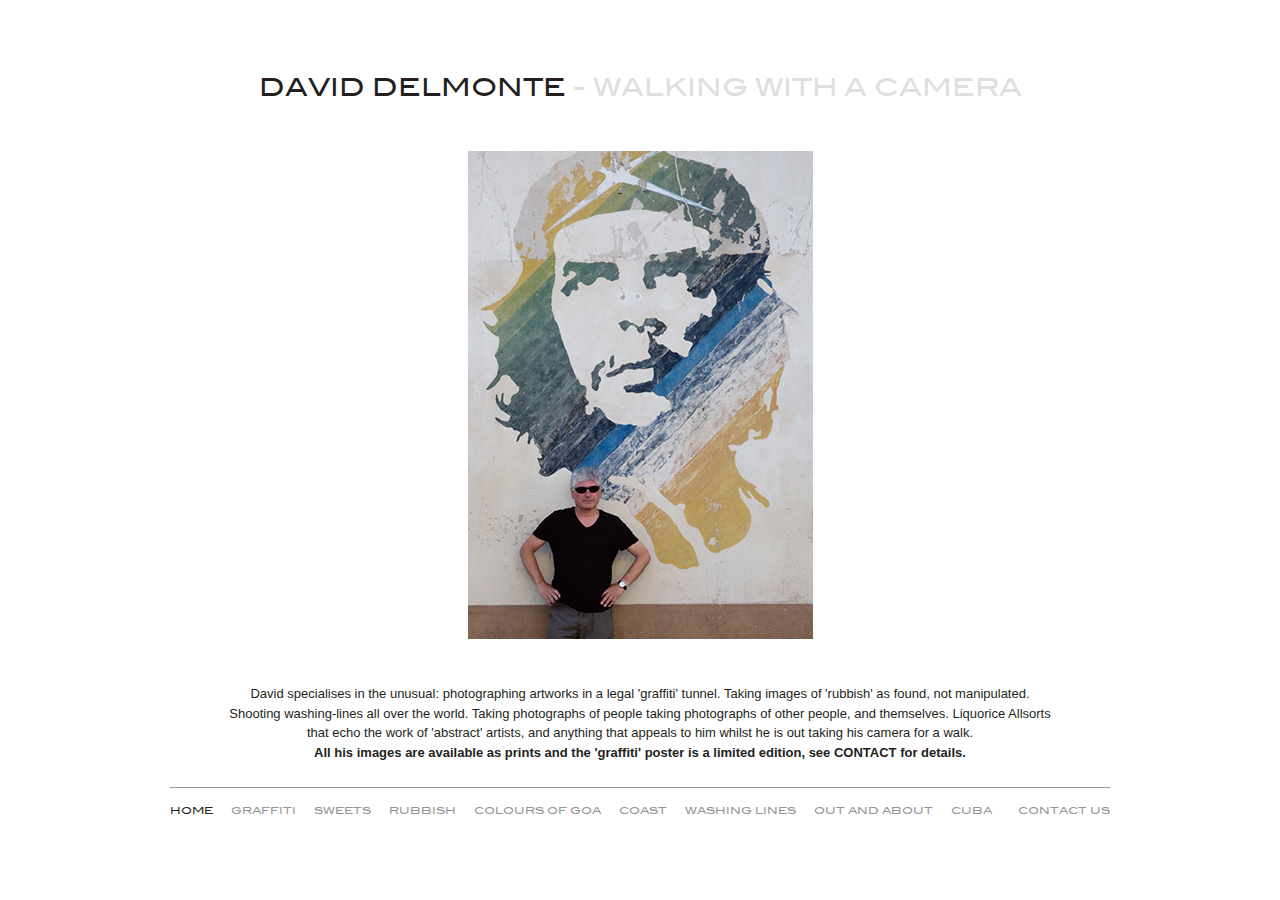
<file: index.html>
﻿<!DOCTYPE html PUBLIC "-//W3C//DTD XHTML 1.0 Transitional//EN" "http://www.w3.org/TR/xhtml1/DTD/xhtml1-transitional.dtd">
<html xmlns="http://www.w3.org/1999/xhtml" xml:lang="en" lang="en">
	<head>
		<meta http-equiv="Content-type" content="text/html; charset=utf-8" />
		<meta http-equiv="Content-Language" content="en-gb" />
		<meta name="keywords" content="greeting card, greeting cards, cards, card, poster, postcard, post card, London Designer, UK Designer, designer, Copywriter, London Copywriter, UK Copywriter, Limited Edition, Limited Edition Prints, Prints, Print, Waterloo, imagery, unique, unique imagery, London Photographer, London Photographers, London, Photographers, photographer, UK Photographers, UK Photographer, London Photography, British, photography, photograph, UK, GB, England, English, British, creative, commercial, portfolio, gallery, image, black, white, B&amp;W, colour, color" />
		<meta name="description" content="Waterloo Sunset has now risen. We are a Greetings Card, Postcard and Poster Company set up by a Photographer, a Designer, and a Copywriter. With this combined knowledge we can offer a range of imagery you won't have seen before. We are currently developing our imagery range to offer a more unique series of subjects, available as limited edition prints, greetings cards and posters. Because of our combined backgrounds we can offer the best photography, the best designs, the best copy and of course, the best quality printing and paper." />

		<title>Walking With A Camera - Home</title>

		<link rel="stylesheet" type="text/css" href="css/main.css" />
		<!--[if lt IE 7]>
		<link rel="stylesheet" type="text/css" media="screen" href="css/ie6.css" />
		<![endif]-->
		<!--[if IE 7]>
		<link rel="stylesheet" type="text/css" media="screen" href="css/ie7.css" />
		<![endif]-->
	</head>
	<body>
		<div class="clearfix" id="container">
			<div id="header">
                <h1>David Delmonte <span id="headerTagLine">- Walking With A Camera</span></h1>
                <script type="text/javascript">
					//document.getElementById('headerTagLine').style.display = 'none';
					document.getElementById('headerTagLine').style.color = "#ffffff";
				</script>
			</div>
			<div class="content" id="home">
                <img src="images/hero-home.jpg" alt="" />
				<p>David specialises in the unusual: photographing artworks in a legal 'graffiti' tunnel. Taking images of 'rubbish' as found, not manipulated.<br />
				Shooting washing-lines all over the world. Taking photographs of people taking photographs of other people, and themselves. Liquorice Allsorts <br />that echo the work of 'abstract' artists, and anything that appeals to him whilst he is out taking his camera for a walk.<br />
				<strong>All his images are available as prints and the 'graffiti' poster is a limited edition, see <a href="contact.html">CONTACT</a> for details.</strong></p>
			</div>
			<div id="footer">
				<ol id="navigation">
                    <li class="current"><a href="index.html">Home</a></li>
	                <li><a href="graffiti/index.html">Graffiti</a></li>
	                <li><a href="sweet-talk/index.html">Sweets</a></li>
	                <li><a href="rubbish/index.html">Rubbish</a></li>
	                <li><a href="colours-of-goa/index.html">Colours of Goa</a></li>
	                <li><a href="coast/index.html">Coast</a></li>
	                <li><a href="washing-lines/index.html">Washing Lines</a></li>
	                <li><a href="out-and-about/index.html">Out and About</a></li>
	                <li><a href="cuba/index.html">Cuba</a></li>
	                <li class="last"><a href="contact.html">Contact Us</a></li>
				</ol>
			</div>
		</div>
		<script type="text/javascript" src="//ajax.googleapis.com/ajax/libs/jquery/1.7.2/jquery.min.js"></script>
		<script type="text/javascript">
		    window.jQuery || document.write('<script type="text/javascript" src="scripts/jquery-1.7.2.min.js"><\/script>');
		</script>
		<script type="text/javascript" src="scripts/plugins.js"></script>
		<script type="text/javascript" src="scripts/main.js"></script>
	</body>
</html>
</file>
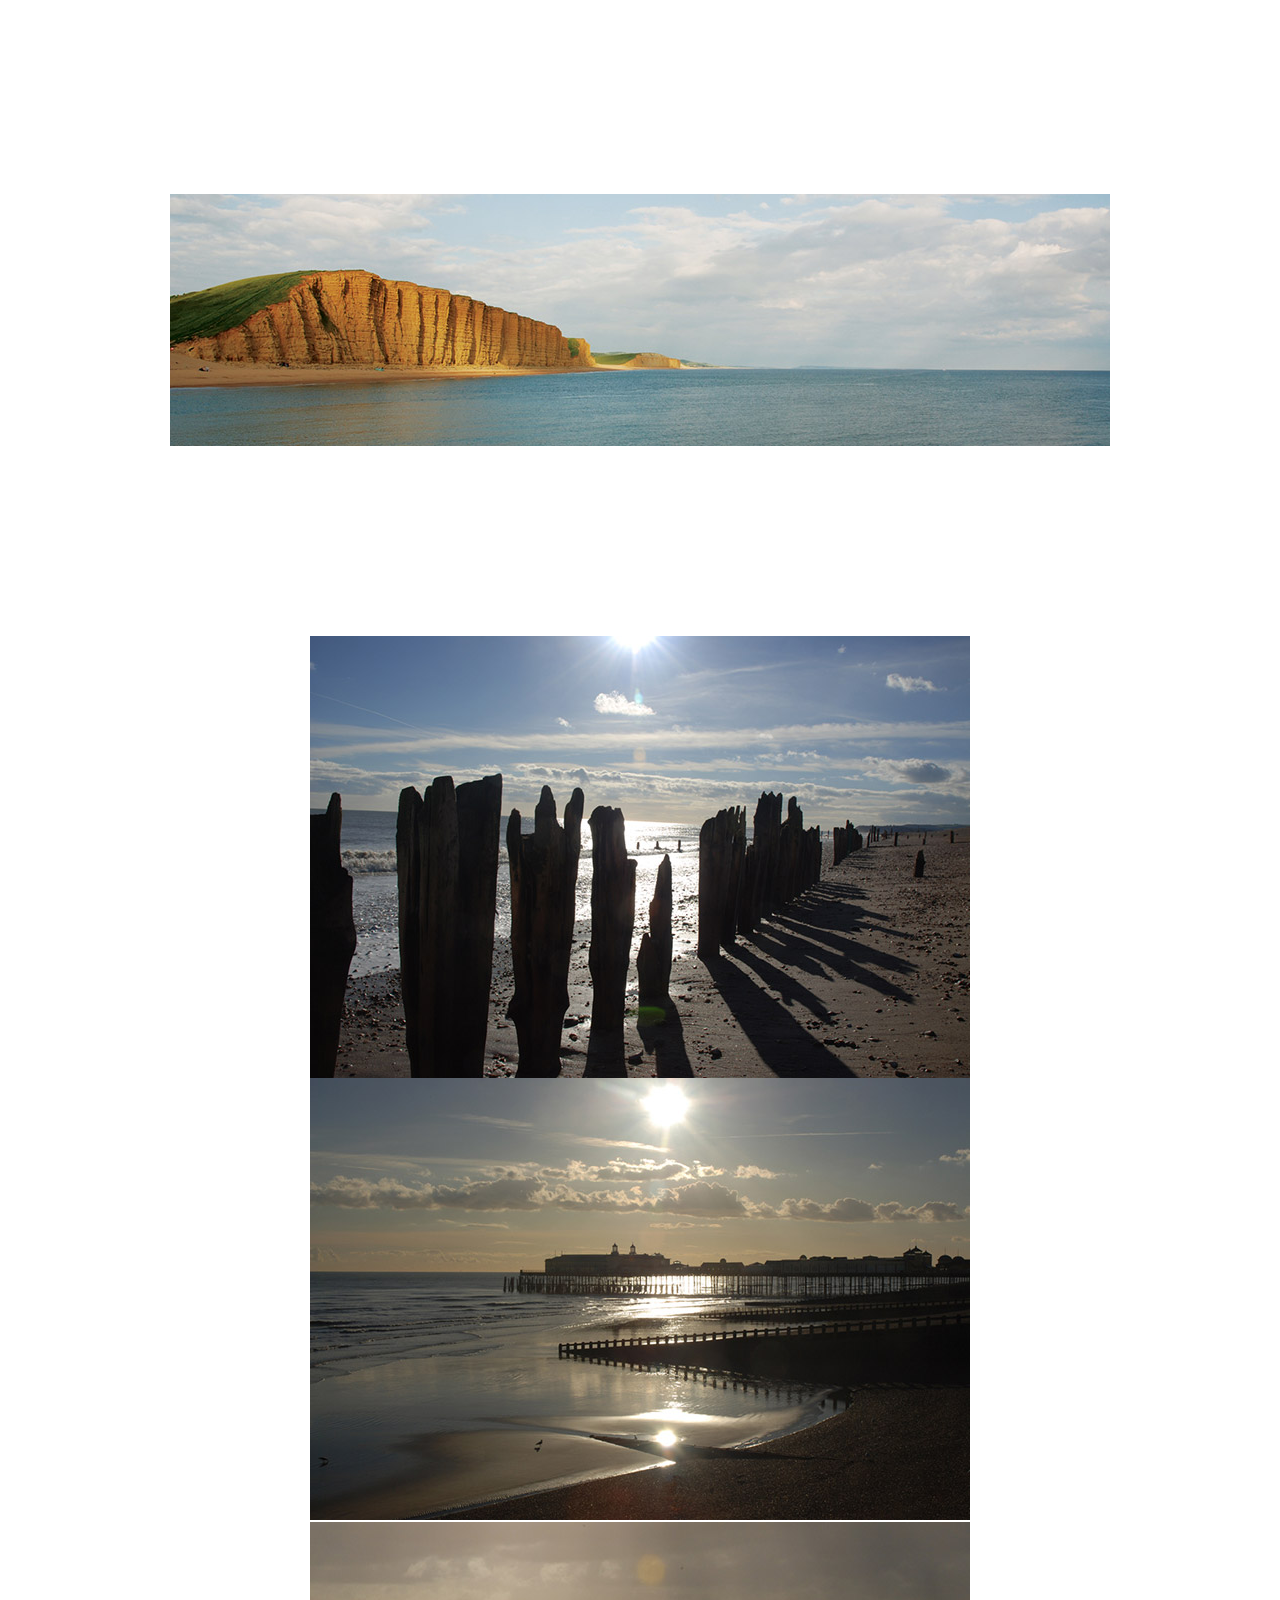
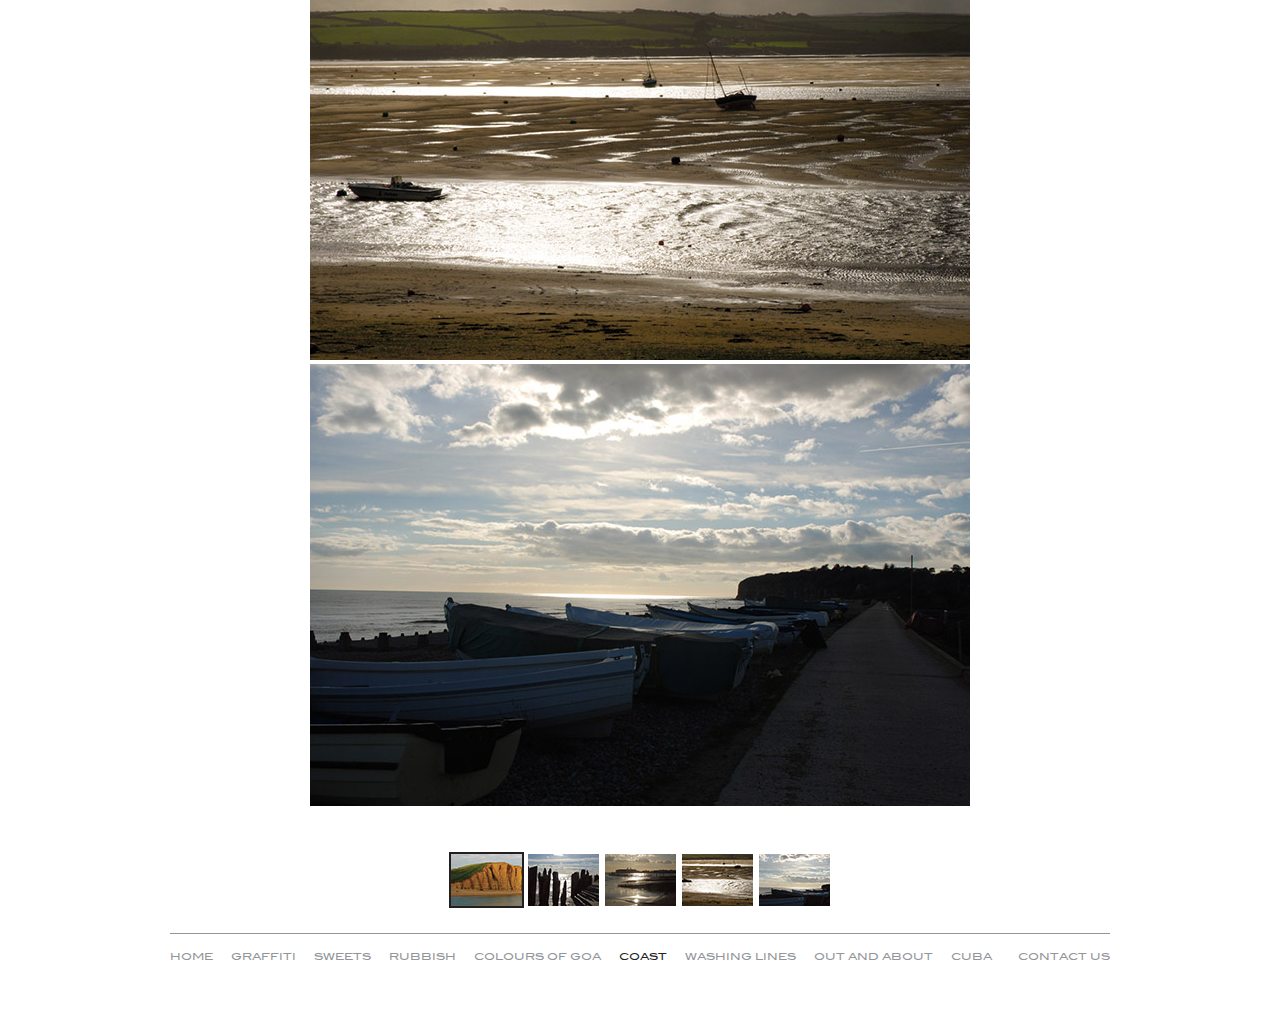
<file: coast/index.html>
﻿<!DOCTYPE html PUBLIC "-//W3C//DTD XHTML 1.0 Transitional//EN" "http://www.w3.org/TR/xhtml1/DTD/xhtml1-transitional.dtd">
<html xmlns="http://www.w3.org/1999/xhtml" xml:lang="en" lang="en">
	<head>
		<meta http-equiv="Content-type" content="text/html; charset=utf-8" />
		<meta http-equiv="Content-Language" content="en-gb" />
		<meta name="keywords" content="greeting card, greeting cards, cards, card, poster, postcard, post card, London Designer, UK Designer, designer, Copywriter, London Copywriter, UK Copywriter, Limited Edition, Limited Edition Prints, Prints, Print, Waterloo, imagery, unique, unique imagery, London Photographer, London Photographers, London, Photographers, photographer, UK Photographers, UK Photographer, London Photography, British, photography, photograph, UK, GB, England, English, British, creative, commercial, portfolio, gallery, image, black, white, B&amp;W, colour, color" />
		<meta name="description" content="Waterloo Sunset has now risen. We are a Greetings Card, Postcard and Poster Company set up by a Photographer, a Designer, and a Copywriter. With this combined knowledge we can offer a range of imagery you won't have seen before. We are currently developing our imagery range to offer a more unique series of subjects, available as limited edition prints, greetings cards and posters. Because of our combined backgrounds we can offer the best photography, the best designs, the best copy and of course, the best quality printing and paper." />

		<title>Walking With A Camera - Coast</title>

		<link rel="stylesheet" type="text/css" href="../css/main.css" />
		<!--[if lt IE 7]>
		<link rel="stylesheet" type="text/css" media="screen" href="../css/ie6.css" />
		<![endif]-->
		<!--[if IE 7]>
		<link rel="stylesheet" type="text/css" media="screen" href="../css/ie7.css" />
		<![endif]-->
	</head>
	<body>
		<div class="full-width clearfix" id="container">
			<div class="content clearfix" id="coast">
				<div id="gallery-content">
					<div id="slidesContainer">
						<ul id="slideInner">
							<li class="slide">
								<img src="../images/coast/01.jpg" alt="" title="" class="slide-image" />
							</li>
							<li class="slide">
								<img src="../images/coast/02.jpg" alt="" title="" class="slide-image" />
							</li>
							<li class="slide">
								<img src="../images/coast/03.jpg" alt="" title="" class="slide-image" />
							</li>
							<li class="slide">
								<img src="../images/coast/04.jpg" alt="" title="" class="slide-image" />
							</li>
							<li class="slide">
								<img src="../images/coast/05.jpg" alt="" title="" class="slide-image" />
							</li>
						</ul>
					</div>
					<div id="slide-caption"></div>
				</div>
                <div id="gallery-thumbnails">
				    <ul>
					    <li>
						    <a href="../images/coast/01.jpg" target="_blank" class="slide-thumb" rel="0"><img src="../images/coast/thumbs/01.jpg" alt="" title="" class="current-thumb-border" /></a>
					    </li>
					    <li>
						    <a href="../images/coast/02.jpg" target="_blank" class="slide-thumb" rel="1"><img src="../images/coast/thumbs/02.jpg" alt="" title="" class="thumb-border" /></a>
					    </li>
					    <li>
						    <a href="../images/coast/03.jpg" target="_blank" class="slide-thumb" rel="2"><img src="../images/coast/thumbs/03.jpg" alt="" title="" class="thumb-border" /></a>
					    </li>
					    <li>
						    <a href="../images/coast/04.jpg" target="_blank" class="slide-thumb" rel="3"><img src="../images/coast/thumbs/04.jpg" alt="" title="" class="thumb-border" /></a>
					    </li>
					    <li>
						    <a href="../images/coast/05.jpg" target="_blank" class="slide-thumb" rel="4"><img src="../images/coast/thumbs/05.jpg" alt="" title="" class="thumb-border" /></a>
					    </li>
				    </ul>
			    </div>
			</div>
            <div id="footer">
				<div id="navigation">
					<ol>
						<li><a href="../index.html">Home</a></li>
	                    <li><a href="../graffiti/index.html">Graffiti</a></li>
	                    <li><a href="../sweet-talk/index.html">Sweets</a></li>
	                    <li><a href="../rubbish/index.html">Rubbish</a></li>
	                    <li><a href="../colours-of-goa/index.html">Colours of Goa</a></li>
	                    <li class="current"><a href="../coast/index.html">Coast</a></li>
	                    <li><a href="../washing-lines/index.html">Washing Lines</a></li>
	                    <li><a href="../out-and-about/index.html">Out and About</a></li>
	                    <li><a href="../cuba/index.html">Cuba</a></li>
	                    <li class="last"><a href="../contact.html">Contact Us</a></li>
					</ol>
				</div>
			</div>
		</div>
		<script type="text/javascript" src="//ajax.googleapis.com/ajax/libs/jquery/1.7.2/jquery.min.js"></script>
		<script type="text/javascript">
		    window.jQuery || document.write('<script type="text/javascript" src="scripts/jquery-1.7.2.min.js"><\/script>');
		</script>
		<script type="text/javascript" src="../scripts/plugins.js"></script>
		<script type="text/javascript" src="../scripts/main.js"></script>
	</body>
</html>
</file>
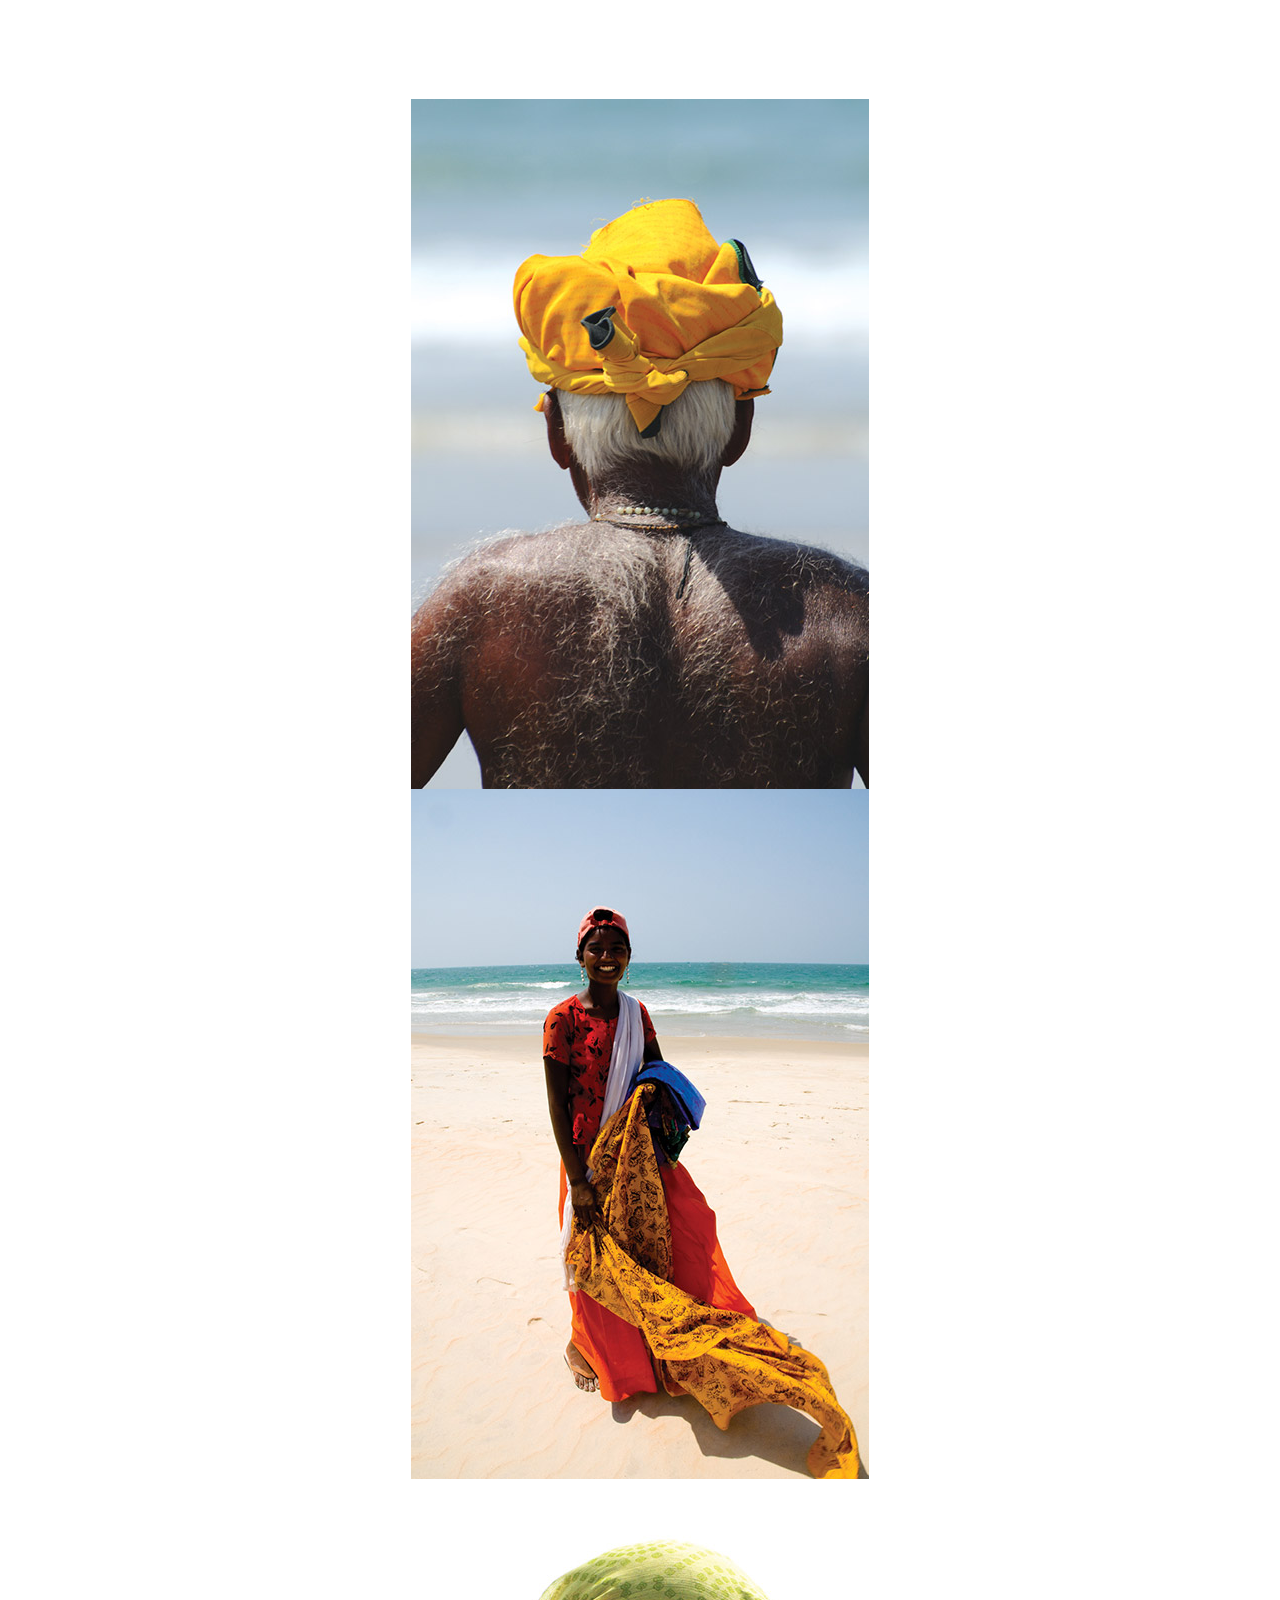
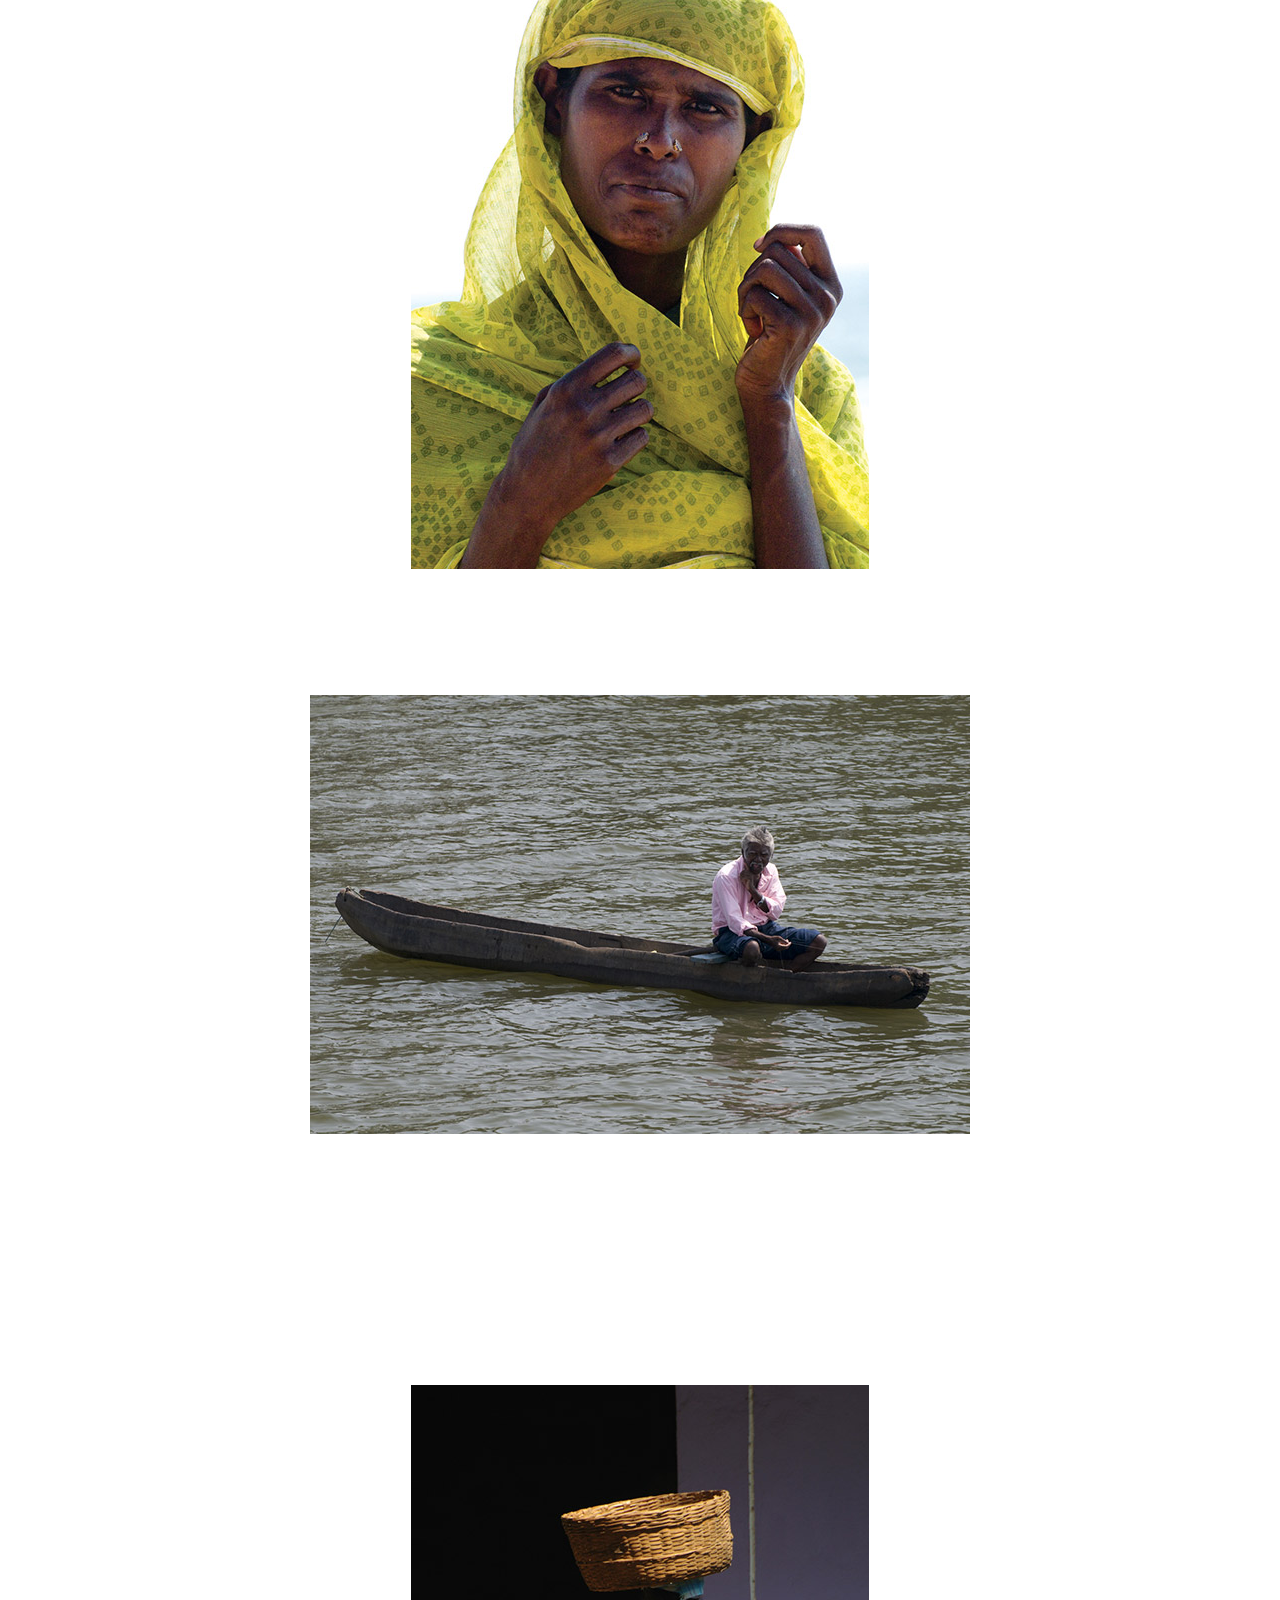
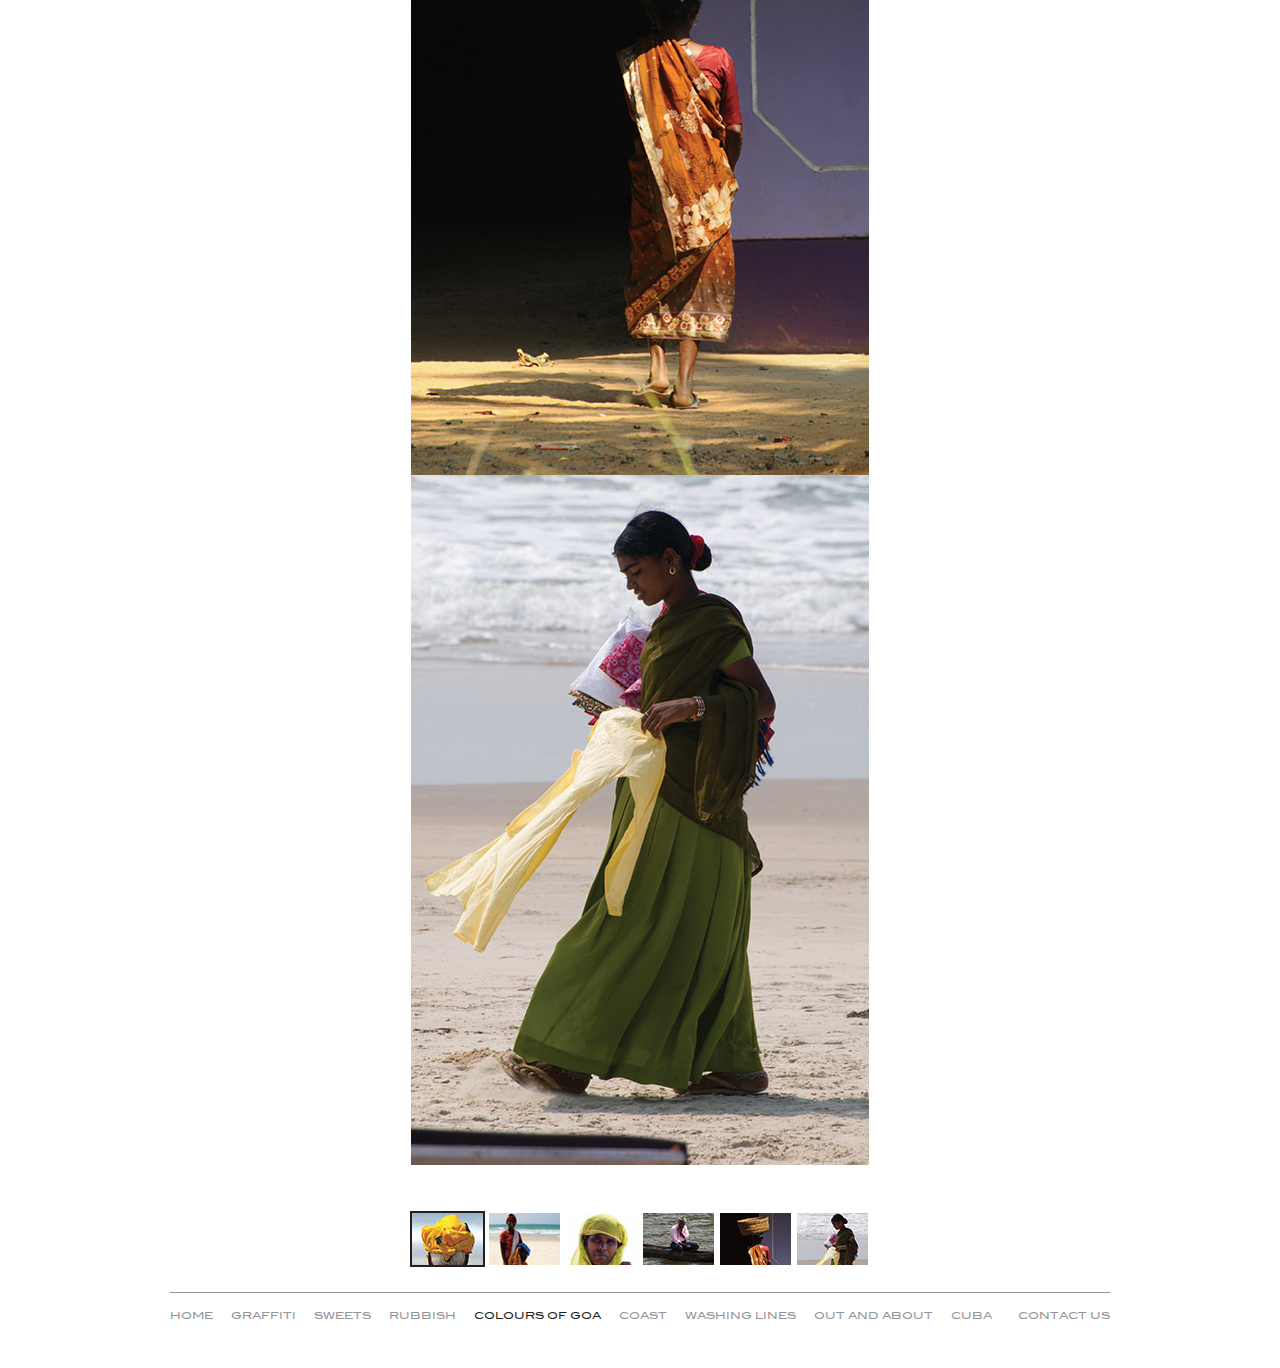
<file: colours-of-goa/index.html>
﻿<!DOCTYPE html PUBLIC "-//W3C//DTD XHTML 1.0 Transitional//EN" "http://www.w3.org/TR/xhtml1/DTD/xhtml1-transitional.dtd">
<html xmlns="http://www.w3.org/1999/xhtml" xml:lang="en" lang="en">
	<head>
		<meta http-equiv="Content-type" content="text/html; charset=utf-8" />
		<meta http-equiv="Content-Language" content="en-gb" />
		<meta name="keywords" content="greeting card, greeting cards, cards, card, poster, postcard, post card, London Designer, UK Designer, designer, Copywriter, London Copywriter, UK Copywriter, Limited Edition, Limited Edition Prints, Prints, Print, Waterloo, imagery, unique, unique imagery, London Photographer, London Photographers, London, Photographers, photographer, UK Photographers, UK Photographer, London Photography, British, photography, photograph, UK, GB, England, English, British, creative, commercial, portfolio, gallery, image, black, white, B&amp;W, colour, color" />
		<meta name="description" content="Waterloo Sunset has now risen. We are a Greetings Card, Postcard and Poster Company set up by a Photographer, a Designer, and a Copywriter. With this combined knowledge we can offer a range of imagery you won't have seen before. We are currently developing our imagery range to offer a more unique series of subjects, available as limited edition prints, greetings cards and posters. Because of our combined backgrounds we can offer the best photography, the best designs, the best copy and of course, the best quality printing and paper." />

		<title>Walking With A Camera - Colours of Goa</title>

		<link rel="stylesheet" type="text/css" href="../css/main.css" />
		<!--[if lt IE 7]>
		<link rel="stylesheet" type="text/css" media="screen" href="../css/ie6.css" />
		<![endif]-->
		<!--[if IE 7]>
		<link rel="stylesheet" type="text/css" media="screen" href="../css/ie7.css" />
		<![endif]-->
	</head>
	<body>
		<div class="full-width clearfix" id="container">
			<div class="content clearfix" id="goa">
				<div id="gallery-content">
					<div id="slidesContainer">
						<ul id="slideInner">
							<li class="slide">
								<img src="../images/colours-of-goa/01.jpg" alt="" title="" class="slide-image" />
							</li>
							<li class="slide">
								<img src="../images/colours-of-goa/02.jpg" alt="" title="" class="slide-image" />
							</li>
							<li class="slide">
								<img src="../images/colours-of-goa/03.jpg" alt="" title="" class="slide-image" />
							</li>
							<li class="slide">
								<img src="../images/colours-of-goa/04.jpg" alt="" title="" class="slide-image" />
							</li>
							<li class="slide">
								<img src="../images/colours-of-goa/05.jpg" alt="" title="" class="slide-image" />
							</li>
							<li class="slide">
								<img src="../images/colours-of-goa/06.jpg" alt="" title="" class="slide-image" />
							</li>
						</ul>
					</div>
					<div id="slide-caption"></div>
				</div>
                <div id="gallery-thumbnails">
				    <ul>
					    <li>
						    <a href="../images/colours-of-goa/01.jpg" target="_blank" class="slide-thumb" rel="0"><img src="../images/colours-of-goa/thumbs/01.jpg" alt="" title="" class="current-thumb-border" /></a>
					    </li>
					    <li>
						    <a href="../images/colours-of-goa/02.jpg" target="_blank" class="slide-thumb" rel="1"><img src="../images/colours-of-goa/thumbs/02.jpg" alt="" title="" class="thumb-border" /></a>
					    </li>
					    <li>
						    <a href="../images/colours-of-goa/03.jpg" target="_blank" class="slide-thumb" rel="2"><img src="../images/colours-of-goa/thumbs/03.jpg" alt="" title="" class="thumb-border" /></a>
					    </li>
					    <li>
						    <a href="../images/colours-of-goa/04.jpg" target="_blank" class="slide-thumb" rel="3"><img src="../images/colours-of-goa/thumbs/04.jpg" alt="" title="" class="thumb-border" /></a>
					    </li>
					    <li>
						    <a href="../images/colours-of-goa/05.jpg" target="_blank" class="slide-thumb" rel="4"><img src="../images/colours-of-goa/thumbs/05.jpg" alt="" title="" class="thumb-border" /></a>
					    </li>
					    <li>
						    <a href="../images/colours-of-goa/06.jpg" target="_blank" class="slide-thumb" rel="5"><img src="../images/colours-of-goa/thumbs/06.jpg" alt="" title="" class="thumb-border" /></a>
					    </li>
				    </ul>
			    </div>
			</div>
            <div id="footer">
				<div id="navigation">
					<ol>
						<li><a href="../index.html">Home</a></li>
	                    <li><a href="../graffiti/index.html">Graffiti</a></li>
	                    <li><a href="../sweet-talk/index.html">Sweets</a></li>
	                    <li><a href="../rubbish/index.html">Rubbish</a></li>
	                    <li class="current"><a href="../colours-of-goa/index.html">Colours of Goa</a></li>
	                    <li><a href="../coast/index.html">Coast</a></li>
	                    <li><a href="../washing-lines/index.html">Washing Lines</a></li>
	                    <li><a href="../out-and-about/index.html">Out and About</a></li>
	                    <li><a href="../cuba/index.html">Cuba</a></li>
	                    <li class="last"><a href="../contact.html">Contact Us</a></li>
					</ol>
				</div>
			</div>
		</div>
		<script type="text/javascript" src="//ajax.googleapis.com/ajax/libs/jquery/1.7.2/jquery.min.js"></script>
		<script type="text/javascript">
		    window.jQuery || document.write('<script type="text/javascript" src="scripts/jquery-1.7.2.min.js"><\/script>');
		</script>
		<script type="text/javascript" src="../scripts/plugins.js"></script>
		<script type="text/javascript" src="../scripts/main.js"></script>
	</body>
</html>
</file>
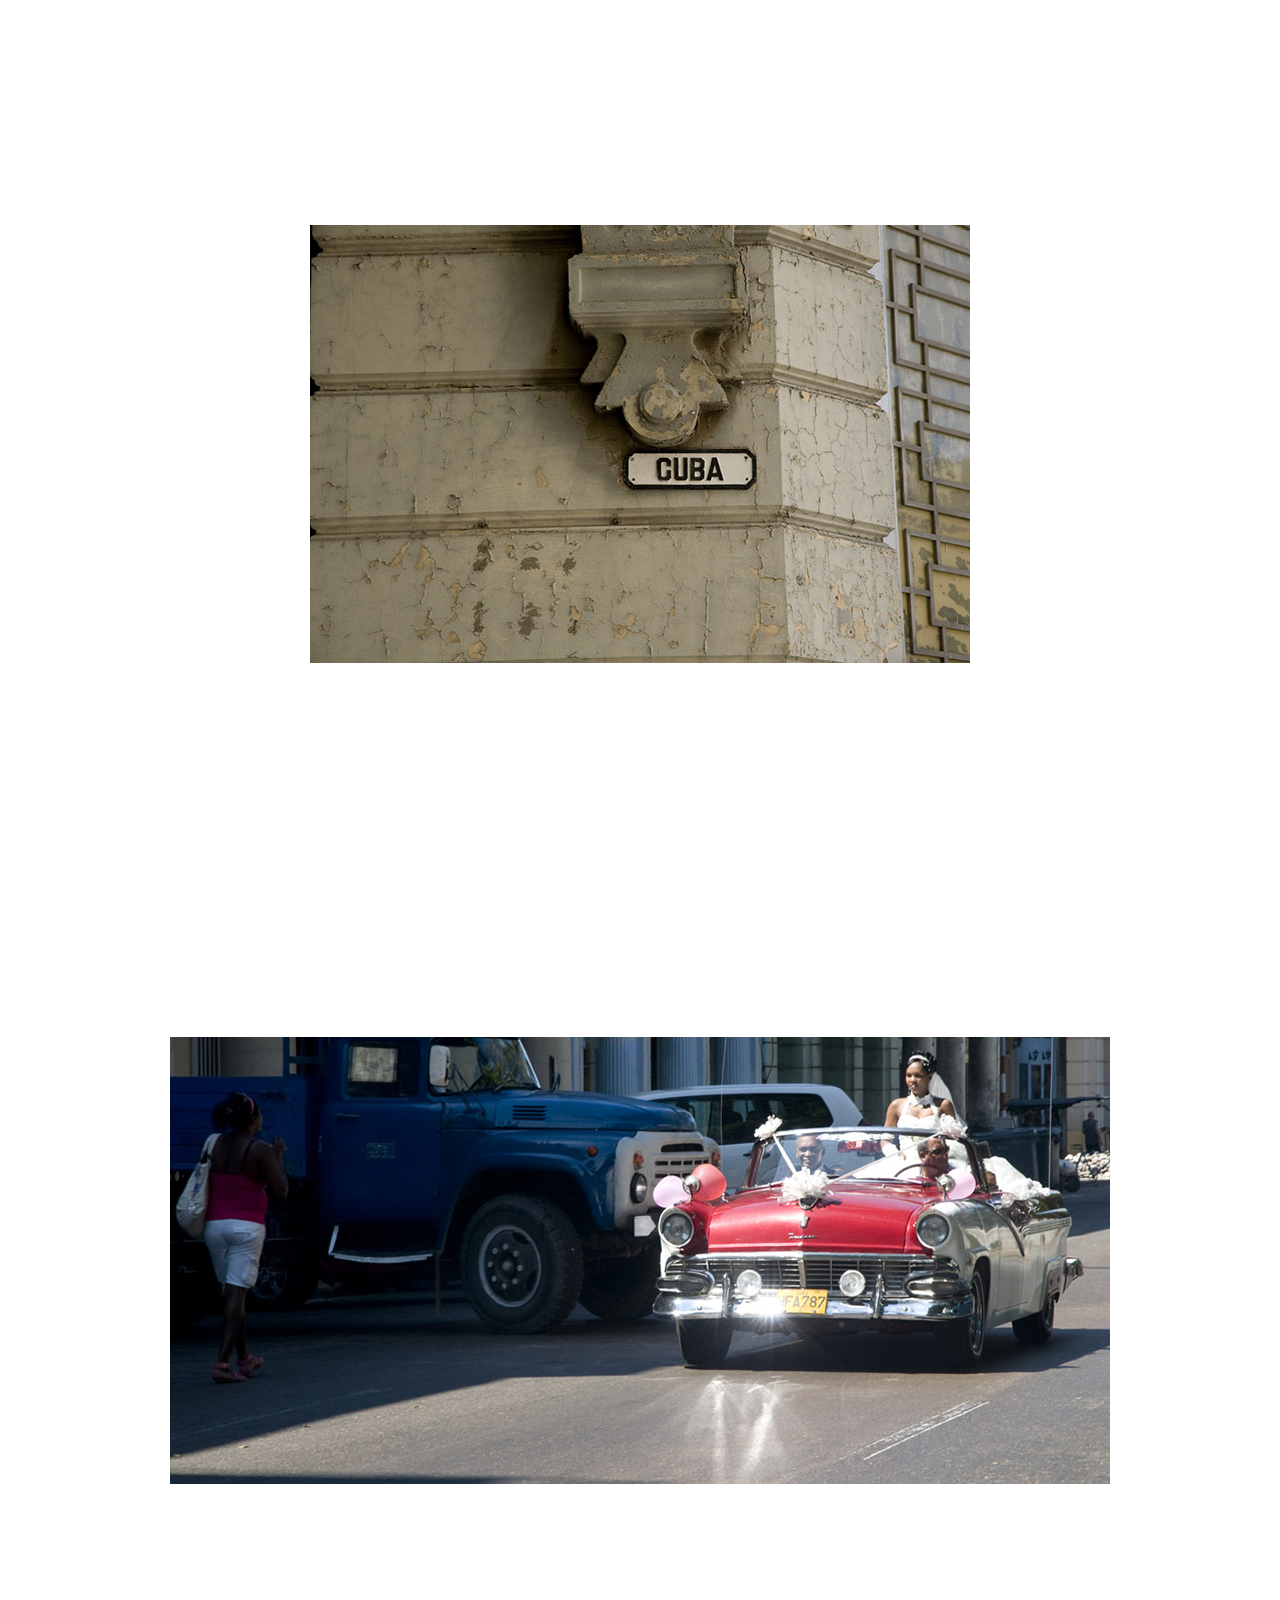
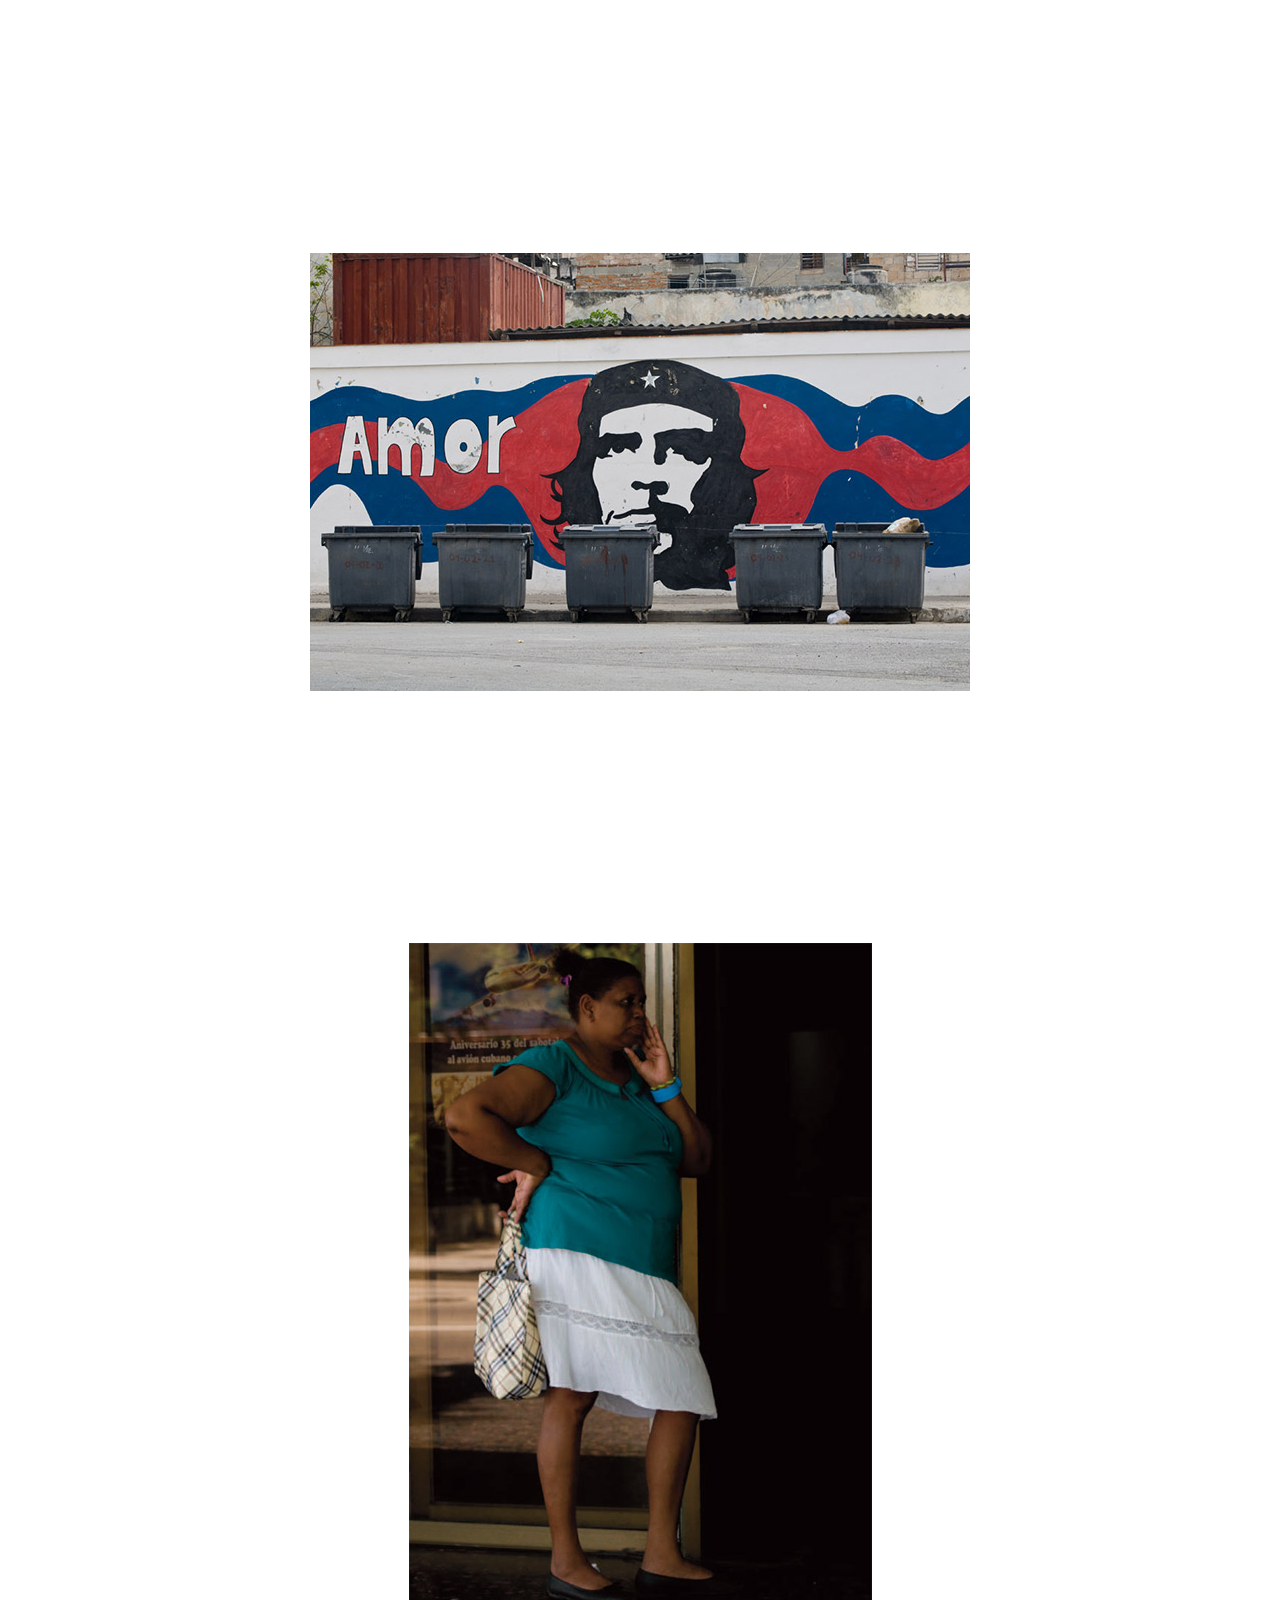
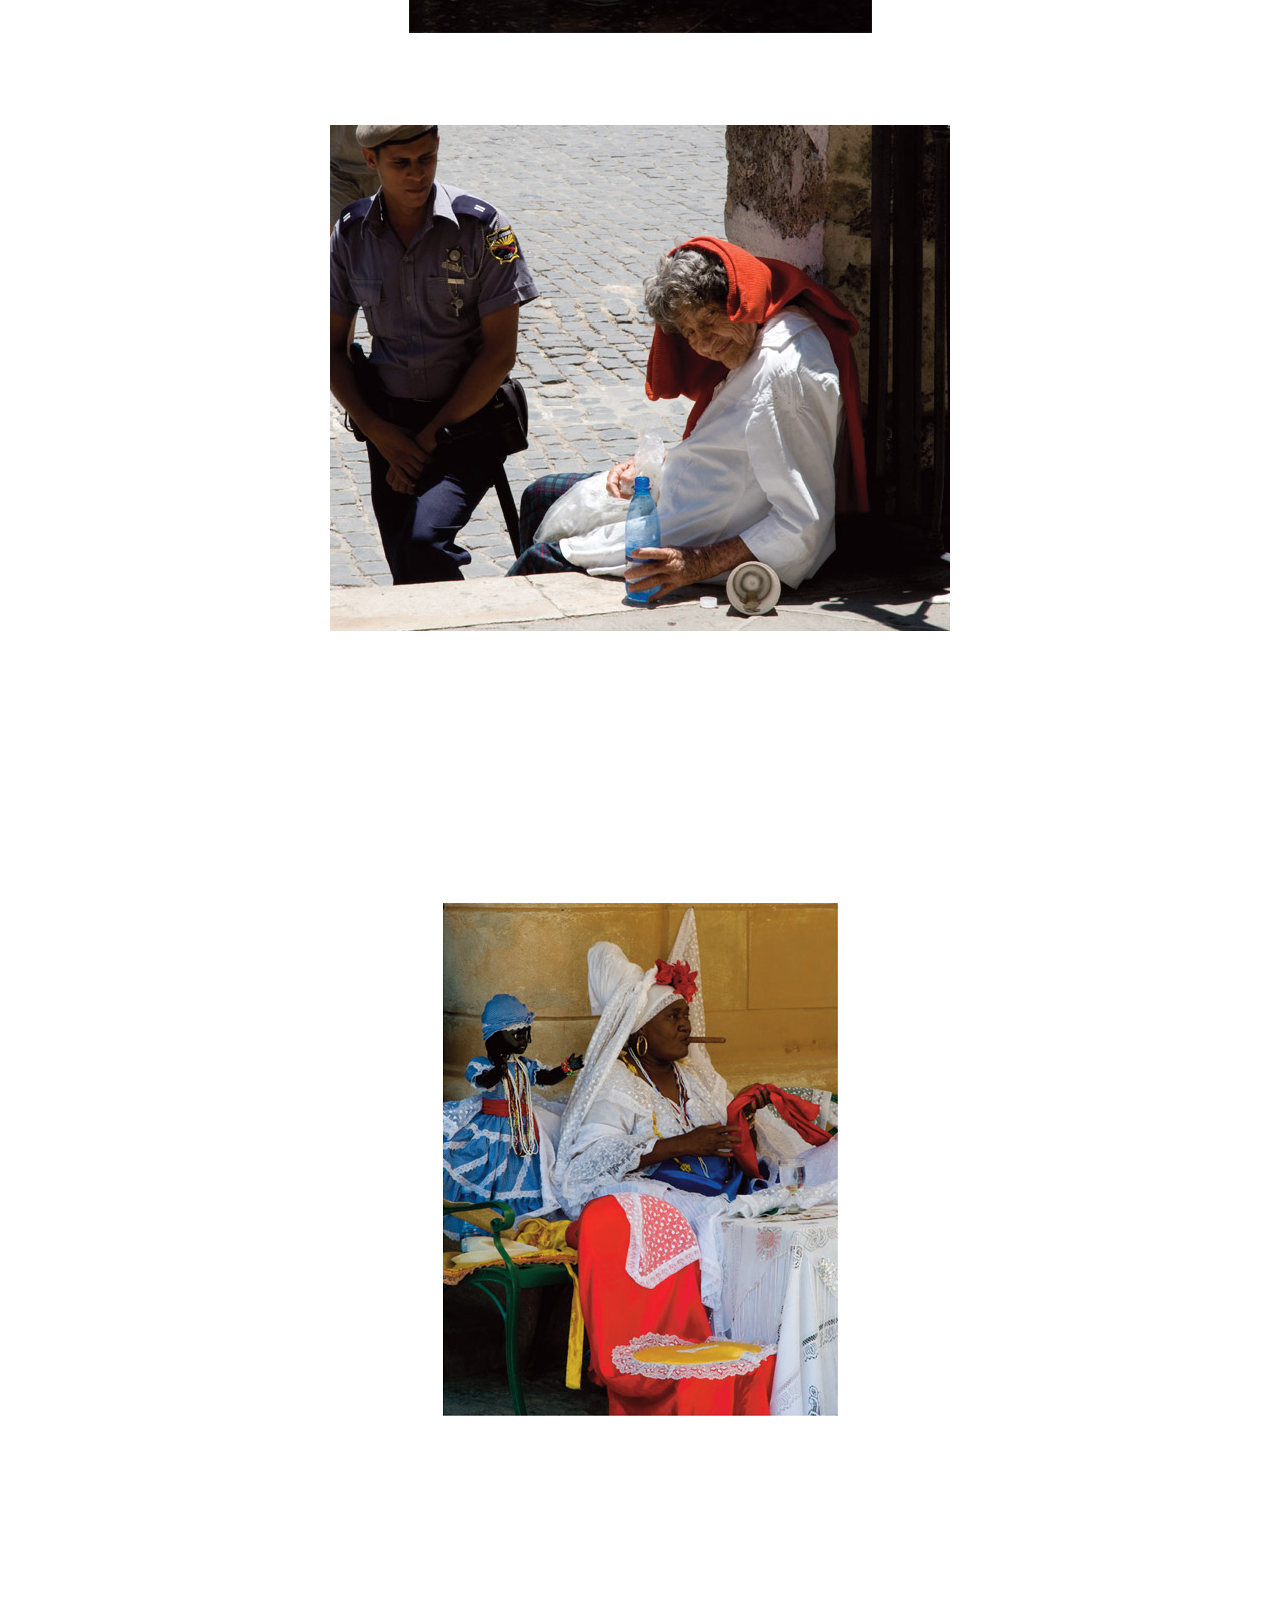
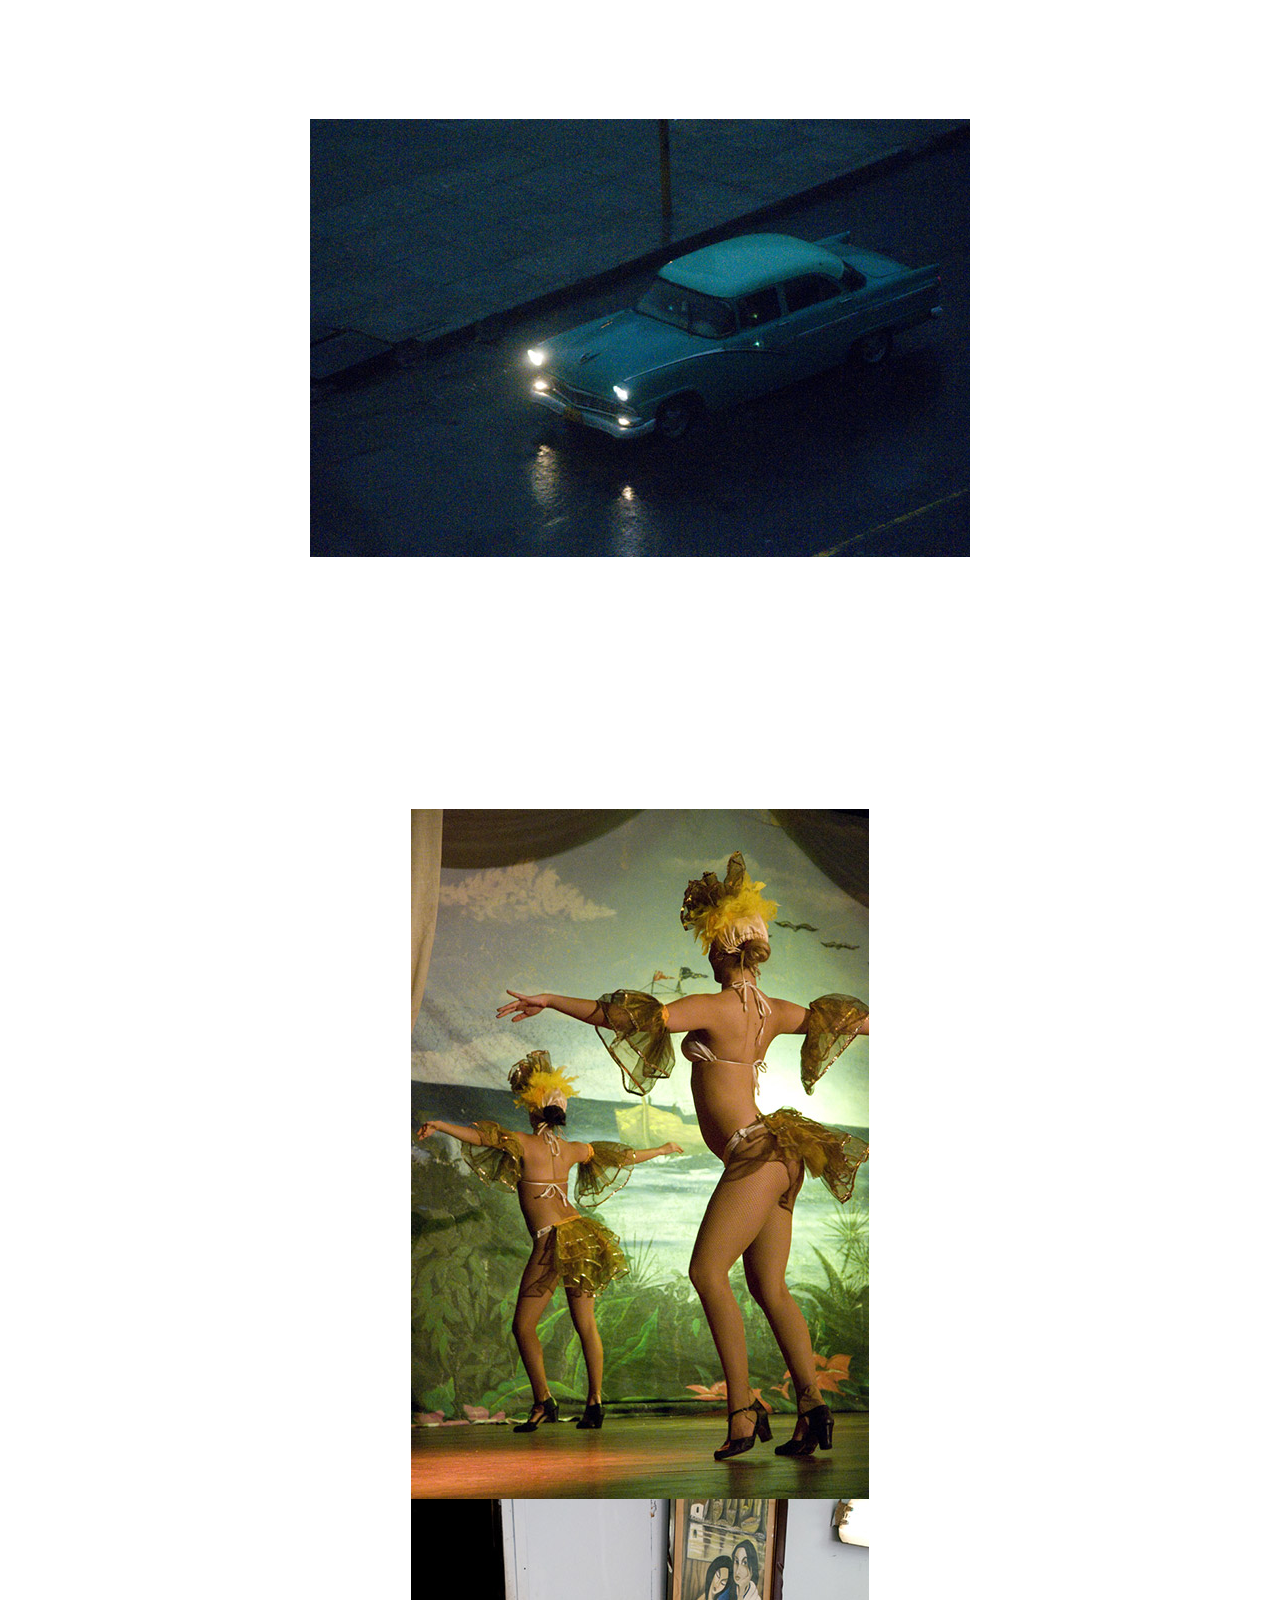
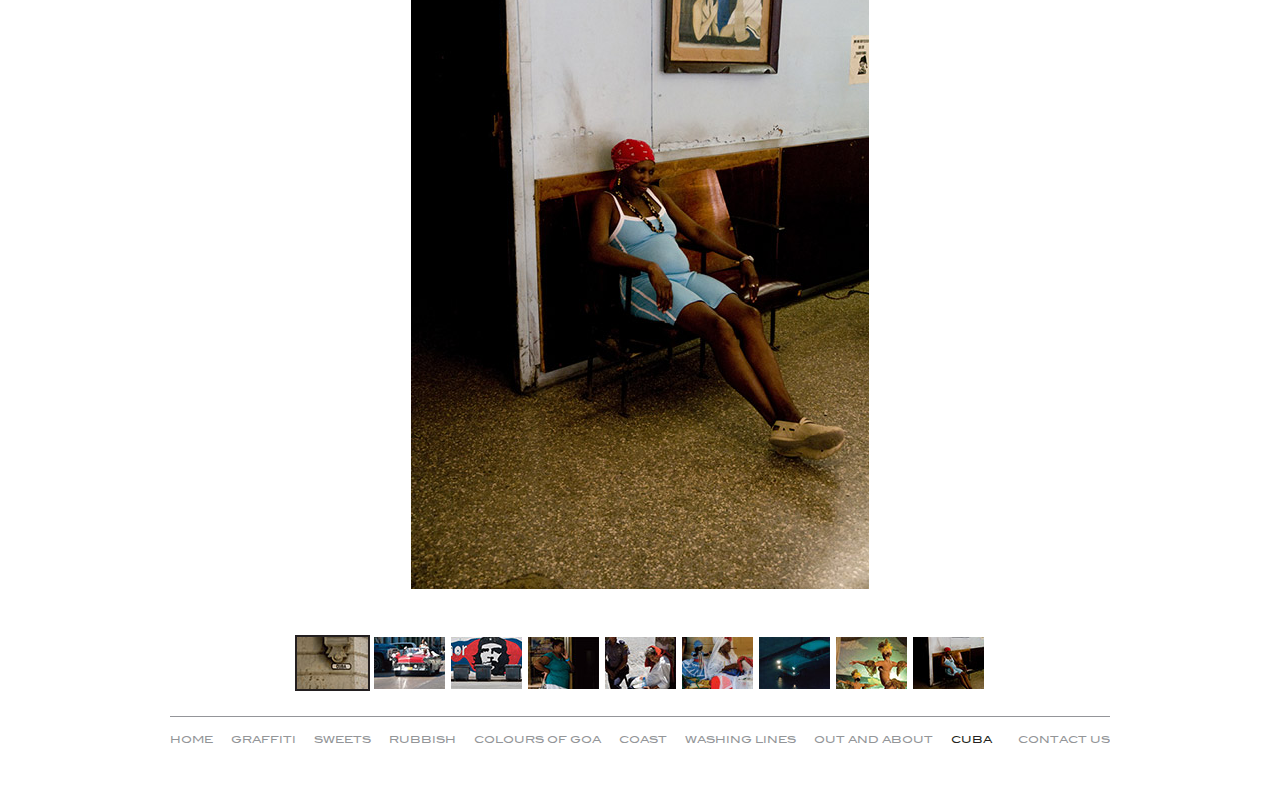
<file: cuba/index.html>
﻿<!DOCTYPE html PUBLIC "-//W3C//DTD XHTML 1.0 Transitional//EN" "http://www.w3.org/TR/xhtml1/DTD/xhtml1-transitional.dtd">
<html xmlns="http://www.w3.org/1999/xhtml" xml:lang="en" lang="en">
	<head>
		<meta http-equiv="Content-type" content="text/html; charset=utf-8" />
		<meta http-equiv="Content-Language" content="en-gb" />
		<meta name="keywords" content="greeting card, greeting cards, cards, card, poster, postcard, post card, London Designer, UK Designer, designer, Copywriter, London Copywriter, UK Copywriter, Limited Edition, Limited Edition Prints, Prints, Print, Waterloo, imagery, unique, unique imagery, London Photographer, London Photographers, London, Photographers, photographer, UK Photographers, UK Photographer, London Photography, British, photography, photograph, UK, GB, England, English, British, creative, commercial, portfolio, gallery, image, black, white, B&amp;W, colour, color" />
		<meta name="description" content="Waterloo Sunset has now risen. We are a Greetings Card, Postcard and Poster Company set up by a Photographer, a Designer, and a Copywriter. With this combined knowledge we can offer a range of imagery you won't have seen before. We are currently developing our imagery range to offer a more unique series of subjects, available as limited edition prints, greetings cards and posters. Because of our combined backgrounds we can offer the best photography, the best designs, the best copy and of course, the best quality printing and paper." />

		<title>Walking With A Camera - Cuba</title>

		<link rel="stylesheet" type="text/css" href="../css/main.css" />
		<!--[if lt IE 7]>
		<link rel="stylesheet" type="text/css" media="screen" href="../css/ie6.css" />
		<![endif]-->
		<!--[if IE 7]>
		<link rel="stylesheet" type="text/css" media="screen" href="../css/ie7.css" />
		<![endif]-->
	</head>
	<body>
		<div class="full-width clearfix" id="container">
			<div class="content clearfix" id="cuba">
				<div id="gallery-content">
					<div id="slidesContainer">
						<ul id="slideInner">
							<li class="slide">
								<img src="../images/cuba/01.jpg" alt="" title="" class="slide-image" />
							</li>
							<li class="slide">
								<img src="../images/cuba/02.jpg" alt="" title="" class="slide-image" />
							</li>
							<li class="slide">
								<img src="../images/cuba/03.jpg" alt="" title="" class="slide-image" />
							</li>
							<li class="slide">
								<img src="../images/cuba/04.jpg" alt="" title="" class="slide-image" />
							</li>
                            <li class="slide">
								<img src="../images/cuba/05.jpg" alt="" title="" class="slide-image" />
							</li>
							<li class="slide">
								<img src="../images/cuba/06.jpg" alt="" title="" class="slide-image" />
							</li>
							<li class="slide">
								<img src="../images/cuba/07.jpg" alt="" title="" class="slide-image" />
							</li>
							<li class="slide">
								<img src="../images/cuba/08.jpg" alt="" title="" class="slide-image" />
							</li>
							<li class="slide">
								<img src="../images/cuba/09.jpg" alt="" title="" class="slide-image" />
							</li>
						</ul>
					</div>
					<div id="slide-caption"></div>
				</div>
                <div id="gallery-thumbnails">
				    <ul>
					    <li>
						    <a href="../images/cuba/01.jpg" target="_blank" class="slide-thumb" rel="0"><img src="../images/cuba/thumbs/01.jpg" alt="" title="" class="current-thumb-border" /></a>
					    </li>
					    <li>
						    <a href="../images/cuba/02.jpg" target="_blank" class="slide-thumb" rel="1"><img src="../images/cuba/thumbs/02.jpg" alt="" title="" class="thumb-border" /></a>
					    </li>
					    <li>
						    <a href="../images/cuba/03.jpg" target="_blank" class="slide-thumb" rel="2"><img src="../images/cuba/thumbs/03.jpg" alt="" title="" class="thumb-border" /></a>
					    </li>
					    <li>
						    <a href="../images/cuba/04.jpg" target="_blank" class="slide-thumb" rel="3"><img src="../images/cuba/thumbs/04.jpg" alt="" title="" class="thumb-border" /></a>
					    </li>
                        <li>
						    <a href="../images/cuba/05.jpg" target="_blank" class="slide-thumb" rel="4"><img src="../images/cuba/thumbs/05.jpg" alt="" title="" class="thumb-border" /></a>
					    </li>
					    <li>
						    <a href="../images/cuba/06.jpg" target="_blank" class="slide-thumb" rel="5"><img src="../images/cuba/thumbs/06.jpg" alt="" title="" class="thumb-border" /></a>
					    </li>
					    <li>
						    <a href="../images/cuba/07.jpg" target="_blank" class="slide-thumb" rel="6"><img src="../images/cuba/thumbs/07.jpg" alt="" title="" class="thumb-border" /></a>
					    </li>
					    <li>
						    <a href="../images/cuba/08.jpg" target="_blank" class="slide-thumb" rel="7"><img src="../images/cuba/thumbs/08.jpg" alt="" title="" class="thumb-border" /></a>
					    </li>
					    <li>
						    <a href="../images/cuba/09.jpg" target="_blank" class="slide-thumb" rel="8"><img src="../images/cuba/thumbs/09.jpg" alt="" title="" class="thumb-border" /></a>
					    </li>
				    </ul>
			    </div>
			</div>
            <div id="footer">
				<div id="navigation">
					<ol>
						<li><a href="../index.html">Home</a></li>
	                    <li><a href="../graffiti/index.html">Graffiti</a></li>
	                    <li><a href="../sweet-talk/index.html">Sweets</a></li>
	                    <li><a href="../rubbish/index.html">Rubbish</a></li>
	                    <li><a href="../colours-of-goa/index.html">Colours of Goa</a></li>
	                    <li><a href="../coast/index.html">Coast</a></li>
	                    <li><a href="../washing-lines/index.html">Washing Lines</a></li>
	                    <li><a href="../out-and-about/index.html">Out and About</a></li>
	                    <li class="current"><a href="../cuba/index.html">Cuba</a></li>
	                    <li class="last"><a href="../contact.html">Contact Us</a></li>
					</ol>
				</div>
			</div>
		</div>
		<script type="text/javascript" src="//ajax.googleapis.com/ajax/libs/jquery/1.7.2/jquery.min.js"></script>
		<script type="text/javascript">
		    window.jQuery || document.write('<script type="text/javascript" src="scripts/jquery-1.7.2.min.js"><\/script>');
		</script>
		<script type="text/javascript" src="../scripts/plugins.js"></script>
		<script type="text/javascript" src="../scripts/main.js"></script>
	</body>
</html>
</file>
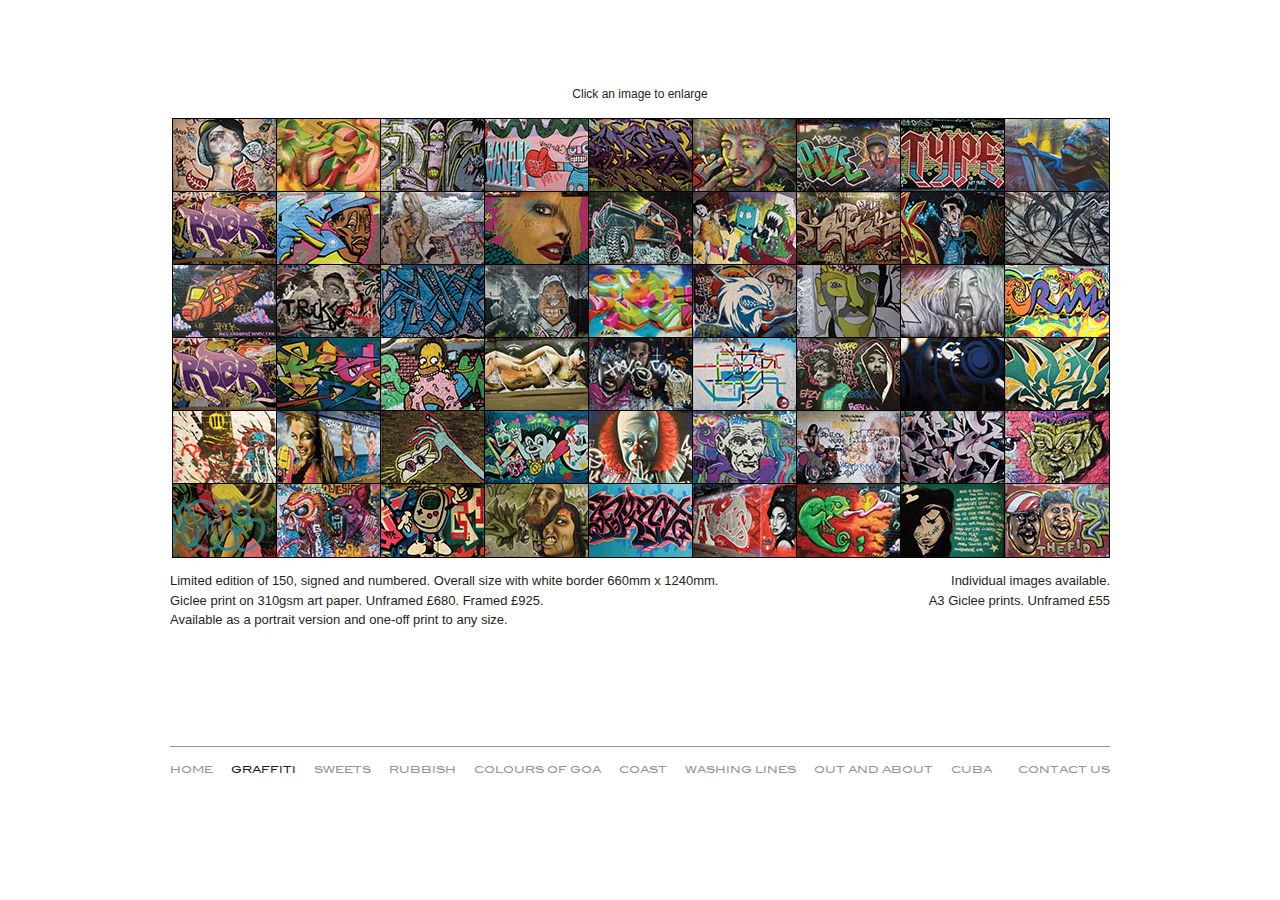
<file: graffiti/index.html>
﻿<!DOCTYPE html PUBLIC "-//W3C//DTD XHTML 1.0 Transitional//EN" "http://www.w3.org/TR/xhtml1/DTD/xhtml1-transitional.dtd">
<html xmlns="http://www.w3.org/1999/xhtml" xml:lang="en" lang="en">
	<head>
		<meta http-equiv="Content-type" content="text/html; charset=utf-8" />
		<meta http-equiv="Content-Language" content="en-gb" />
		<meta name="keywords" content="greeting card, greeting cards, cards, card, poster, postcard, post card, London Designer, UK Designer, designer, Copywriter, London Copywriter, UK Copywriter, Limited Edition, Limited Edition Prints, Prints, Print, Waterloo, imagery, unique, unique imagery, London Photographer, London Photographers, London, Photographers, photographer, UK Photographers, UK Photographer, London Photography, British, photography, photograph, UK, GB, England, English, British, creative, commercial, portfolio, gallery, image, black, white, B&amp;W, colour, color" />
		<meta name="description" content="Waterloo Sunset has now risen. We are a Greetings Card, Postcard and Poster Company set up by a Photographer, a Designer, and a Copywriter. With this combined knowledge we can offer a range of imagery you won't have seen before. We are currently developing our imagery range to offer a more unique series of subjects, available as limited edition prints, greetings cards and posters. Because of our combined backgrounds we can offer the best photography, the best designs, the best copy and of course, the best quality printing and paper." />

		<title>Walking With A Camera - Collection - Graffiti</title>

		<link rel="stylesheet" type="text/css" href="../css/main.css" />
		<!--[if lt IE 7]>
		<link rel="stylesheet" type="text/css" media="screen" href="../css/ie6.css" />
		<![endif]-->
		<!--[if IE 7]>
		<link rel="stylesheet" type="text/css" media="screen" href="../css/ie7.css" />
		<![endif]-->
	</head>
	<body>
		<div class="clearfix" id="container">
			<div class="content" id="graffiti">
				<p id="zoom-caption">
					Click an image to enlarge
				</p>
                <ul class="thumbnail-list clearfix">
					<li><a href="../images/graffiti/lightbox/graffiti-01.jpg" class="lightboximg"><img src="../images/graffiti/graffiti-01.jpg" alt="" /></a>
					</li>
					<li><a href="../images/graffiti/lightbox/graffiti-02.jpg" class="lightboximg"><img src="../images/graffiti/graffiti-02.jpg" alt="" /></a>
					</li>
					<li><a href="../images/graffiti/lightbox/graffiti-03.jpg" class="lightboximg"><img src="../images/graffiti/graffiti-03.jpg" alt="" /></a>
					</li>
					<li><a href="../images/graffiti/lightbox/graffiti-04.jpg" class="lightboximg"><img src="../images/graffiti/graffiti-04.jpg" alt="" /></a>
					</li>
					<li><a href="../images/graffiti/lightbox/graffiti-05.jpg" class="lightboximg"><img src="../images/graffiti/graffiti-05.jpg" alt="" /></a>
					</li>
					<li><a href="../images/graffiti/lightbox/graffiti-06.jpg" class="lightboximg"><img src="../images/graffiti/graffiti-06.jpg" alt="" /></a>
					</li>
					<li><a href="../images/graffiti/lightbox/graffiti-07.jpg" class="lightboximg"><img src="../images/graffiti/graffiti-07.jpg" alt="" /></a>
					</li>
					<li><a href="../images/graffiti/lightbox/graffiti-08.jpg" class="lightboximg"><img src="../images/graffiti/graffiti-08.jpg" alt="" /></a>
					</li>
					<li><a href="../images/graffiti/lightbox/graffiti-09.jpg" class="lightboximg"><img src="../images/graffiti/graffiti-09.jpg" alt="" /></a>
					</li>
					<li><a href="../images/graffiti/lightbox/graffiti-10.jpg" class="lightboximg"><img src="../images/graffiti/graffiti-10.jpg" alt="" /></a>
					</li>
					<li><a href="../images/graffiti/lightbox/graffiti-11.jpg" class="lightboximg"><img src="../images/graffiti/graffiti-11.jpg" alt="" /></a>
					</li>
					<li><a href="../images/graffiti/lightbox/graffiti-12.jpg" class="lightboximg"><img src="../images/graffiti/graffiti-12.jpg" alt="" /></a>
					</li>
					<li><a href="../images/graffiti/lightbox/graffiti-13.jpg" class="lightboximg"><img src="../images/graffiti/graffiti-13.jpg" alt="" /></a>
					</li>
					<li><a href="../images/graffiti/lightbox/graffiti-14.jpg" class="lightboximg"><img src="../images/graffiti/graffiti-14.jpg" alt="" /></a>
					</li>
					<li><a href="../images/graffiti/lightbox/graffiti-15.jpg" class="lightboximg"><img src="../images/graffiti/graffiti-15.jpg" alt="" /></a>
					</li>
					<li><a href="../images/graffiti/lightbox/graffiti-16.jpg" class="lightboximg"><img src="../images/graffiti/graffiti-16.jpg" alt="" /></a>
					</li>
					<li><a href="../images/graffiti/lightbox/graffiti-17.jpg" class="lightboximg"><img src="../images/graffiti/graffiti-17.jpg" alt="" /></a>
					</li>
					<li><a href="../images/graffiti/lightbox/graffiti-18.jpg" class="lightboximg"><img src="../images/graffiti/graffiti-18.jpg" alt="" /></a>
					</li>
					<li><a href="../images/graffiti/lightbox/graffiti-19.jpg" class="lightboximg"><img src="../images/graffiti/graffiti-19.jpg" alt="" /></a>
					</li>
					<li><a href="../images/graffiti/lightbox/graffiti-20.jpg" class="lightboximg"><img src="../images/graffiti/graffiti-20.jpg" alt="" /></a>
					</li>
					<li><a href="../images/graffiti/lightbox/graffiti-21.jpg" class="lightboximg"><img src="../images/graffiti/graffiti-21.jpg" alt="" /></a>
					</li>
					<li><a href="../images/graffiti/lightbox/graffiti-22.jpg" class="lightboximg"><img src="../images/graffiti/graffiti-22.jpg" alt="" /></a>
					</li>
					<li><a href="../images/graffiti/lightbox/graffiti-23.jpg" class="lightboximg"><img src="../images/graffiti/graffiti-23.jpg" alt="" /></a>
					</li>
					<li><a href="../images/graffiti/lightbox/graffiti-24.jpg" class="lightboximg"><img src="../images/graffiti/graffiti-24.jpg" alt="" /></a>
					</li>
					<li><a href="../images/graffiti/lightbox/graffiti-25.jpg" class="lightboximg"><img src="../images/graffiti/graffiti-25.jpg" alt="" /></a>
					</li>
					<li><a href="../images/graffiti/lightbox/graffiti-26.jpg" class="lightboximg"><img src="../images/graffiti/graffiti-26.jpg" alt="" /></a>
					</li>
					<li><a href="../images/graffiti/lightbox/graffiti-27.jpg" class="lightboximg"><img src="../images/graffiti/graffiti-27.jpg" alt="" /></a>
					</li>
					<li><a href="../images/graffiti/lightbox/graffiti-28.jpg" class="lightboximg"><img src="../images/graffiti/graffiti-28.jpg" alt="" /></a>
					</li>
					<li><a href="../images/graffiti/lightbox/graffiti-29.jpg" class="lightboximg"><img src="../images/graffiti/graffiti-29.jpg" alt="" /></a>
					</li>
					<li><a href="../images/graffiti/lightbox/graffiti-30.jpg" class="lightboximg"><img src="../images/graffiti/graffiti-30.jpg" alt="" /></a>
					</li>
					<li><a href="../images/graffiti/lightbox/graffiti-31.jpg" class="lightboximg"><img src="../images/graffiti/graffiti-31.jpg" alt="" /></a>
					</li>
					<li><a href="../images/graffiti/lightbox/graffiti-32.jpg" class="lightboximg"><img src="../images/graffiti/graffiti-32.jpg" alt="" /></a>
					</li>
					<li><a href="../images/graffiti/lightbox/graffiti-33.jpg" class="lightboximg"><img src="../images/graffiti/graffiti-33.jpg" alt="" /></a>
					</li>
					<li><a href="../images/graffiti/lightbox/graffiti-34.jpg" class="lightboximg"><img src="../images/graffiti/graffiti-34.jpg" alt="" /></a>
					</li>
					<li><a href="../images/graffiti/lightbox/graffiti-35.jpg" class="lightboximg"><img src="../images/graffiti/graffiti-35.jpg" alt="" /></a>
					</li>
					<li><a href="../images/graffiti/lightbox/graffiti-36.jpg" class="lightboximg"><img src="../images/graffiti/graffiti-36.jpg" alt="" /></a>
					</li>
					<li><a href="../images/graffiti/lightbox/graffiti-37.jpg" class="lightboximg"><img src="../images/graffiti/graffiti-37.jpg" alt="" /></a>
					</li>
					<li><a href="../images/graffiti/lightbox/graffiti-38.jpg" class="lightboximg"><img src="../images/graffiti/graffiti-38.jpg" alt="" /></a>
					</li>
					<li><a href="../images/graffiti/lightbox/graffiti-39.jpg" class="lightboximg"><img src="../images/graffiti/graffiti-39.jpg" alt="" /></a>
					</li>
					<li><a href="../images/graffiti/lightbox/graffiti-40.jpg" class="lightboximg"><img src="../images/graffiti/graffiti-40.jpg" alt="" /></a>
					</li>
					<li><a href="../images/graffiti/lightbox/graffiti-41.jpg" class="lightboximg"><img src="../images/graffiti/graffiti-41.jpg" alt="" /></a>
					</li>
					<li><a href="../images/graffiti/lightbox/graffiti-42.jpg" class="lightboximg"><img src="../images/graffiti/graffiti-42.jpg" alt="" /></a>
					</li>
					<li><a href="../images/graffiti/lightbox/graffiti-43.jpg" class="lightboximg"><img src="../images/graffiti/graffiti-43.jpg" alt="" /></a>
					</li>
					<li><a href="../images/graffiti/lightbox/graffiti-44.jpg" class="lightboximg"><img src="../images/graffiti/graffiti-44.jpg" alt="" /></a>
					</li>
					<li><a href="../images/graffiti/lightbox/graffiti-45.jpg" class="lightboximg"><img src="../images/graffiti/graffiti-45.jpg" alt="" /></a>
					</li>
					<li><a href="../images/graffiti/lightbox/graffiti-46.jpg" class="lightboximg"><img src="../images/graffiti/graffiti-46.jpg" alt="" /></a>
					</li>
					<li><a href="../images/graffiti/lightbox/graffiti-47.jpg" class="lightboximg"><img src="../images/graffiti/graffiti-47.jpg" alt="" /></a>
					</li>
					<li><a href="../images/graffiti/lightbox/graffiti-48.jpg" class="lightboximg"><img src="../images/graffiti/graffiti-48.jpg" alt="" /></a>
					</li>
					<li><a href="../images/graffiti/lightbox/graffiti-49.jpg" class="lightboximg"><img src="../images/graffiti/graffiti-49.jpg" alt="" /></a>
					</li>
					<li><a href="../images/graffiti/lightbox/graffiti-50.jpg" class="lightboximg"><img src="../images/graffiti/graffiti-50.jpg" alt="" /></a>
					</li>
					<li><a href="../images/graffiti/lightbox/graffiti-51.jpg" class="lightboximg"><img src="../images/graffiti/graffiti-51.jpg" alt="" /></a>
					</li>
					<li><a href="../images/graffiti/lightbox/graffiti-52.jpg" class="lightboximg"><img src="../images/graffiti/graffiti-52.jpg" alt="" /></a>
					</li>
					<li><a href="../images/graffiti/lightbox/graffiti-53.jpg" class="lightboximg"><img src="../images/graffiti/graffiti-53.jpg" alt="" /></a>
					</li>
					<li><a href="../images/graffiti/lightbox/graffiti-54.jpg" class="lightboximg"><img src="../images/graffiti/graffiti-54.jpg" alt="" /></a>
					</li>
				</ul>
                <div class="row clearfix">
                    <p class="details">Limited edition of 150, signed and numbered. Overall size with white border 660mm x 1240mm.<br />Giclee print on 310gsm art paper. Unframed &pound;680. Framed &pound;925.<br />Available as a portrait version and one-off print to any size.</p>
                    <p class="caption">Individual images available.<br />A3 Giclee prints. Unframed &pound;55</p>
                </div>
			</div>
            <div id="footer">
				<ol id="navigation">
					<li><a href="../index.html">Home</a></li>
	                <li class="current"><a href="../graffiti/index.html">Graffiti</a></li>
	                <li><a href="../sweet-talk/index.html">Sweets</a></li>
	                <li><a href="../rubbish/index.html">Rubbish</a></li>
	                <li><a href="../colours-of-goa/index.html">Colours of Goa</a></li>
	                <li><a href="../coast/index.html">Coast</a></li>
	                <li><a href="../washing-lines/index.html">Washing Lines</a></li>
	                <li><a href="../out-and-about/index.html">Out and About</a></li>
	                <li><a href="../cuba/index.html">Cuba</a></li>
	                <li class="last"><a href="../contact.html">Contact Us</a></li>
				</ol>
			</div>
        </div>
		<script type="text/javascript" src="//ajax.googleapis.com/ajax/libs/jquery/1.7.2/jquery.min.js"></script>
		<script type="text/javascript">
			window.jQuery || document.write('<script type="text/javascript" src="scripts/jquery-1.7.2.min.js"><\/script>');
		</script>
		<script type="text/javascript" src="../scripts/plugins.js"></script>
		<script type="text/javascript" src="../scripts/main.js"></script>
	</body>
</html>
</file>
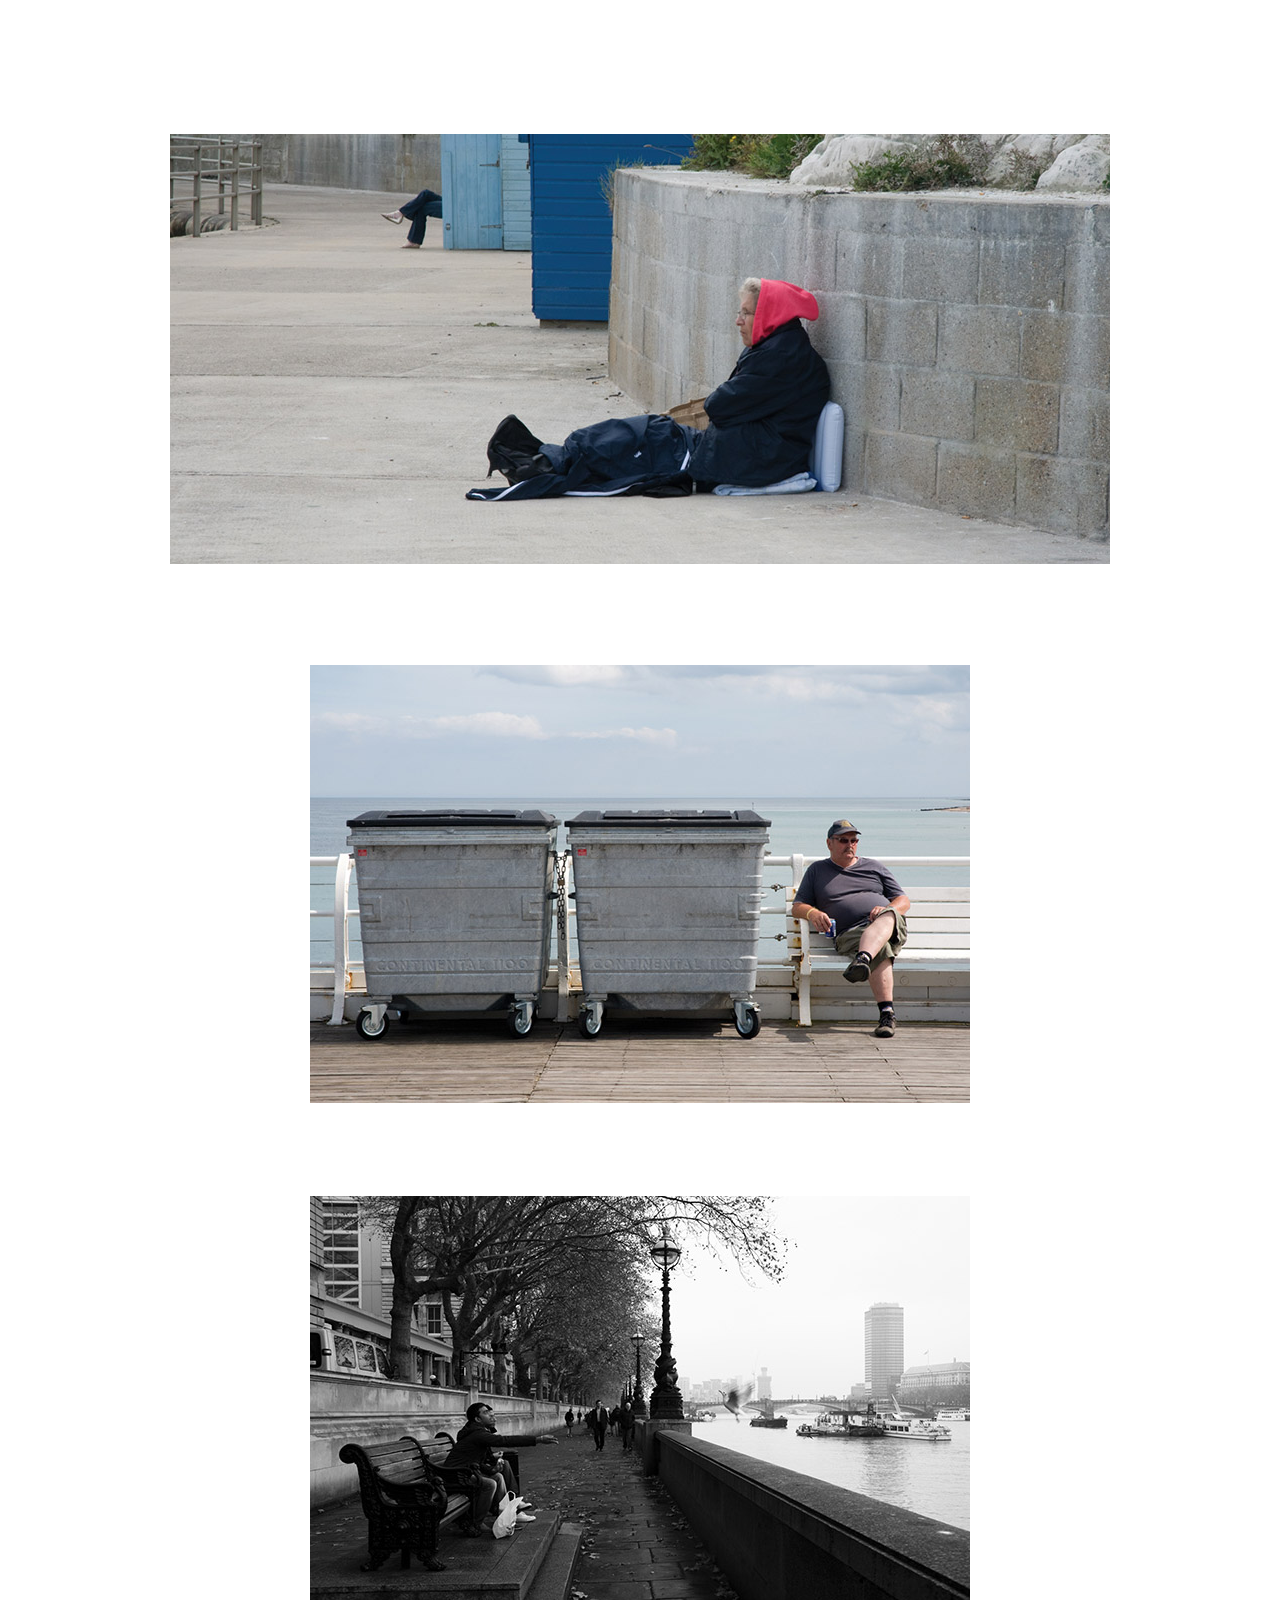
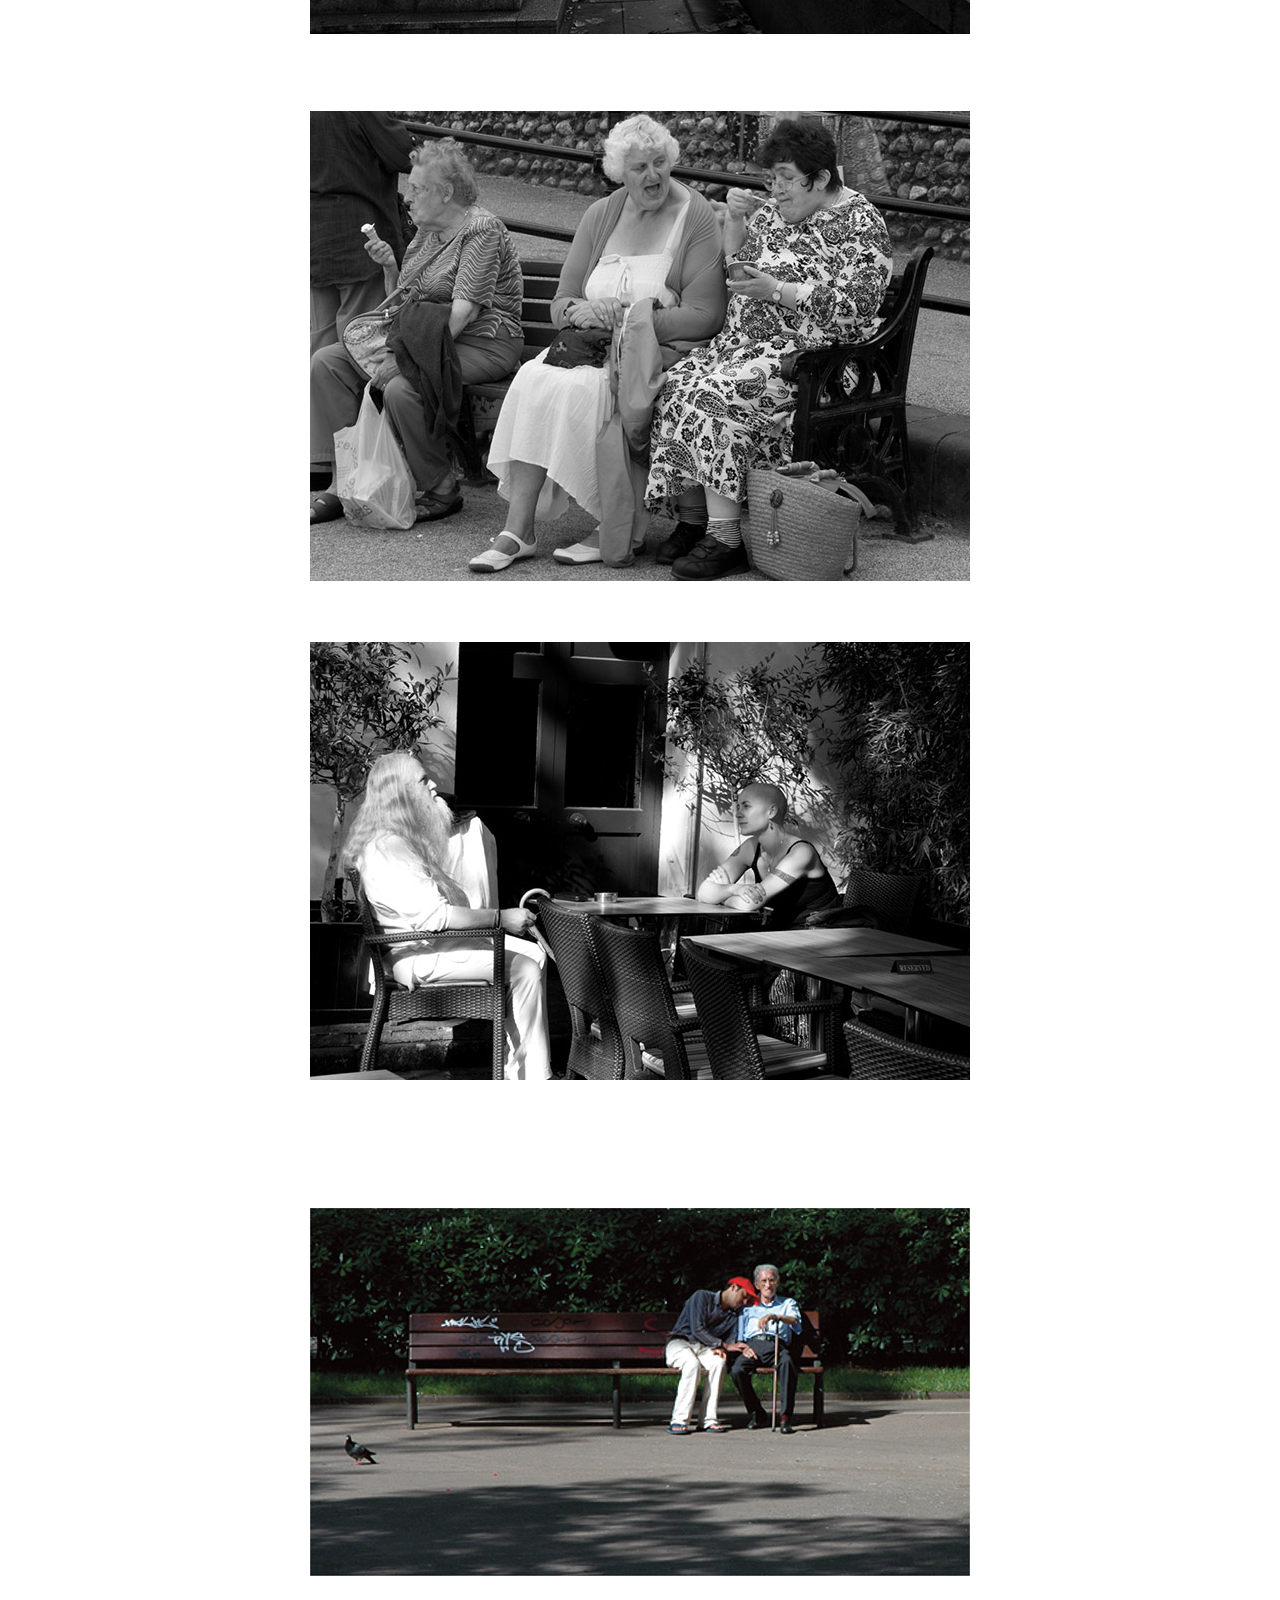
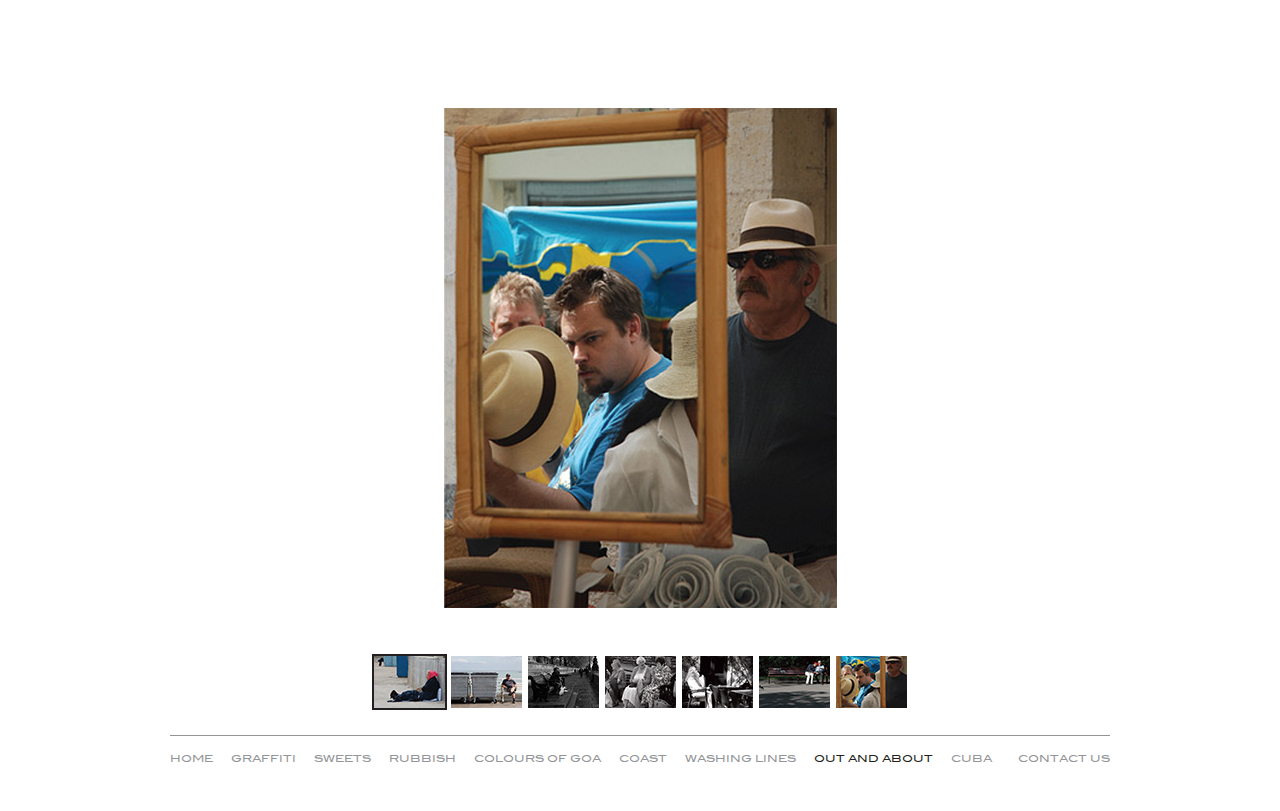
<file: out-and-about/index.html>
﻿<!DOCTYPE html PUBLIC "-//W3C//DTD XHTML 1.0 Transitional//EN" "http://www.w3.org/TR/xhtml1/DTD/xhtml1-transitional.dtd">
<html xmlns="http://www.w3.org/1999/xhtml" xml:lang="en" lang="en">
	<head>
		<meta http-equiv="Content-type" content="text/html; charset=utf-8" />
		<meta http-equiv="Content-Language" content="en-gb" />
		<meta name="keywords" content="greeting card, greeting cards, cards, card, poster, postcard, post card, London Designer, UK Designer, designer, Copywriter, London Copywriter, UK Copywriter, Limited Edition, Limited Edition Prints, Prints, Print, Waterloo, imagery, unique, unique imagery, London Photographer, London Photographers, London, Photographers, photographer, UK Photographers, UK Photographer, London Photography, British, photography, photograph, UK, GB, England, English, British, creative, commercial, portfolio, gallery, image, black, white, B&amp;W, colour, color" />
		<meta name="description" content="Waterloo Sunset has now risen. We are a Greetings Card, Postcard and Poster Company set up by a Photographer, a Designer, and a Copywriter. With this combined knowledge we can offer a range of imagery you won't have seen before. We are currently developing our imagery range to offer a more unique series of subjects, available as limited edition prints, greetings cards and posters. Because of our combined backgrounds we can offer the best photography, the best designs, the best copy and of course, the best quality printing and paper." />

		<title>Walking With A Camera - Out and About</title>

		<link rel="stylesheet" type="text/css" href="../css/main.css" />
		<!--[if lt IE 7]>
		<link rel="stylesheet" type="text/css" media="screen" href="../css/ie6.css" />
		<![endif]-->
		<!--[if IE 7]>
		<link rel="stylesheet" type="text/css" media="screen" href="../css/ie7.css" />
		<![endif]-->
	</head>
	<body>
		<div class="full-width clearfix" id="container">
			<div class="content clearfix" id="outAndAbout">
				<div id="gallery-content">
					<div id="slidesContainer">
						<ul id="slideInner">
							<li class="slide">
								<img src="../images/out-and-about/01.jpg" alt="" title="" class="slide-image" />
							</li>
							<li class="slide">
								<img src="../images/out-and-about/02.jpg" alt="" title="" class="slide-image" />
							</li>
							<li class="slide">
								<img src="../images/out-and-about/03.jpg" alt="" title="" class="slide-image" />
							</li>
							<li class="slide">
								<img src="../images/out-and-about/04.jpg" alt="" title="" class="slide-image" />
							</li>
							<li class="slide">
								<img src="../images/out-and-about/05.jpg" alt="" title="" class="slide-image" />
							</li>
							<li class="slide">
								<img src="../images/out-and-about/06.jpg" alt="" title="" class="slide-image" />
							</li>
							<li class="slide">
								<img src="../images/out-and-about/07.jpg" alt="" title="" class="slide-image" />
							</li>
						</ul>
					</div>
					<div id="slide-caption"></div>
				</div>
                <div id="gallery-thumbnails">
				    <ul>
					    <li>
						    <a href="../images/out-and-about/01.jpg" target="_blank" class="slide-thumb" rel="0"><img src="../images/out-and-about/thumbs/01.jpg" alt="" title="" class="current-thumb-border" /></a>
					    </li>
					    <li>
						    <a href="../images/out-and-about/02.jpg" target="_blank" class="slide-thumb" rel="1"><img src="../images/out-and-about/thumbs/02.jpg" alt="" title="" class="thumb-border" /></a>
					    </li>
					    <li>
						    <a href="../images/out-and-about/03.jpg" target="_blank" class="slide-thumb" rel="2"><img src="../images/out-and-about/thumbs/03.jpg" alt="" title="" class="thumb-border" /></a>
					    </li>
					    <li>
						    <a href="../images/out-and-about/04.jpg" target="_blank" class="slide-thumb" rel="3"><img src="../images/out-and-about/thumbs/04.jpg" alt="" title="" class="thumb-border" /></a>
					    </li>
					    <li>
						    <a href="../images/out-and-about/05.jpg" target="_blank" class="slide-thumb" rel="4"><img src="../images/out-and-about/thumbs/05.jpg" alt="" title="" class="thumb-border" /></a>
					    </li>
					    <li>
						    <a href="../images/out-and-about/06.jpg" target="_blank" class="slide-thumb" rel="5"><img src="../images/out-and-about/thumbs/06.jpg" alt="" title="" class="thumb-border" /></a>
					    </li>
					    <li>
						    <a href="../images/out-and-about/07.jpg" target="_blank" class="slide-thumb" rel="6"><img src="../images/out-and-about/thumbs/07.jpg" alt="" title="" class="thumb-border" /></a>
					    </li>
				    </ul>
			    </div>
			</div>
            <div id="footer">
				<div id="navigation">
					<ol>
						<li><a href="../index.html">Home</a></li>
	                    <li><a href="../graffiti/index.html">Graffiti</a></li>
	                    <li><a href="../sweet-talk/index.html">Sweets</a></li>
	                    <li><a href="../rubbish/index.html">Rubbish</a></li>
	                    <li><a href="../colours-of-goa/index.html">Colours of Goa</a></li>
	                    <li><a href="../coast/index.html">Coast</a></li>
	                    <li><a href="../washing-lines/index.html">Washing Lines</a></li>
	                    <li class="current"><a href="../out-and-about/index.html">Out and About</a></li>
	                    <li><a href="../cuba/index.html">Cuba</a></li>
	                    <li class="last"><a href="../contact.html">Contact Us</a></li>
					</ol>
				</div>
			</div>
		</div>
		<script type="text/javascript" src="//ajax.googleapis.com/ajax/libs/jquery/1.7.2/jquery.min.js"></script>
		<script type="text/javascript">
		    window.jQuery || document.write('<script type="text/javascript" src="scripts/jquery-1.7.2.min.js"><\/script>');
		</script>
		<script type="text/javascript" src="../scripts/plugins.js"></script>
		<script type="text/javascript" src="../scripts/main.js"></script>
	</body>
</html>
</file>
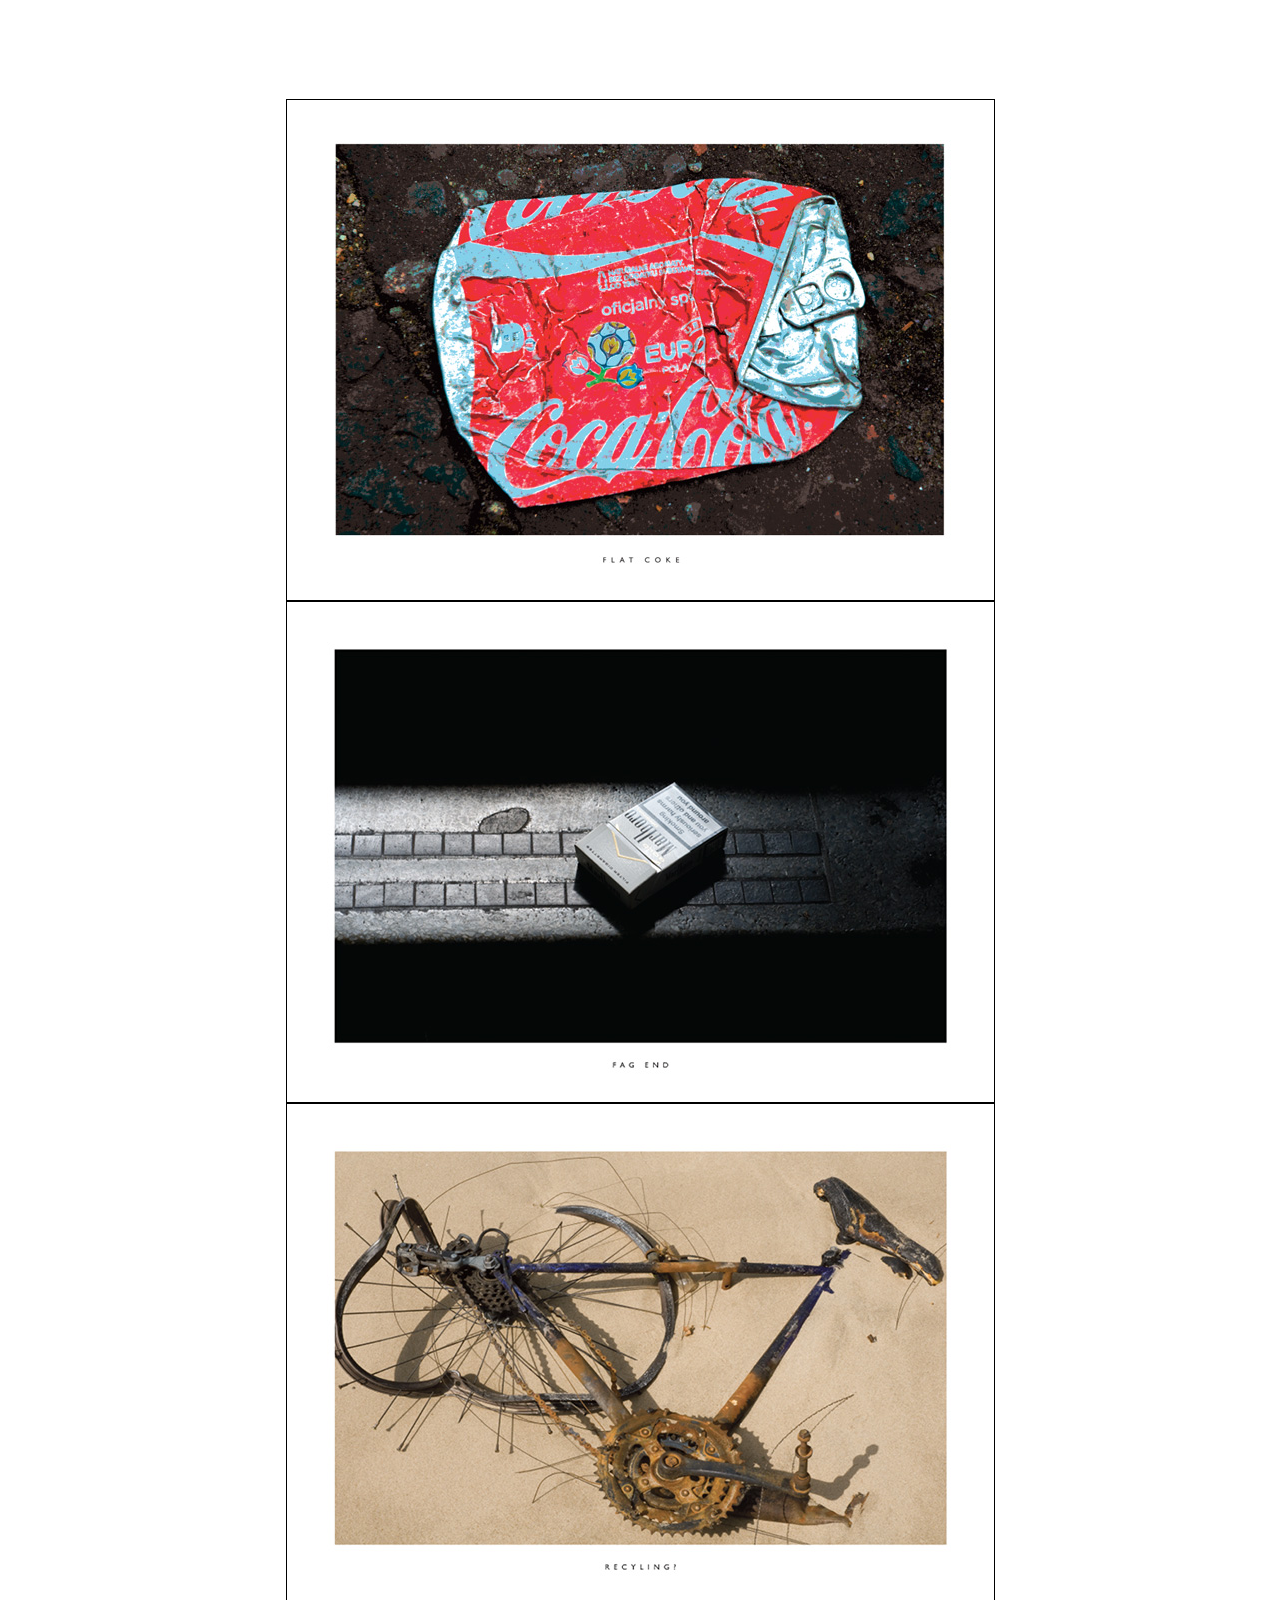
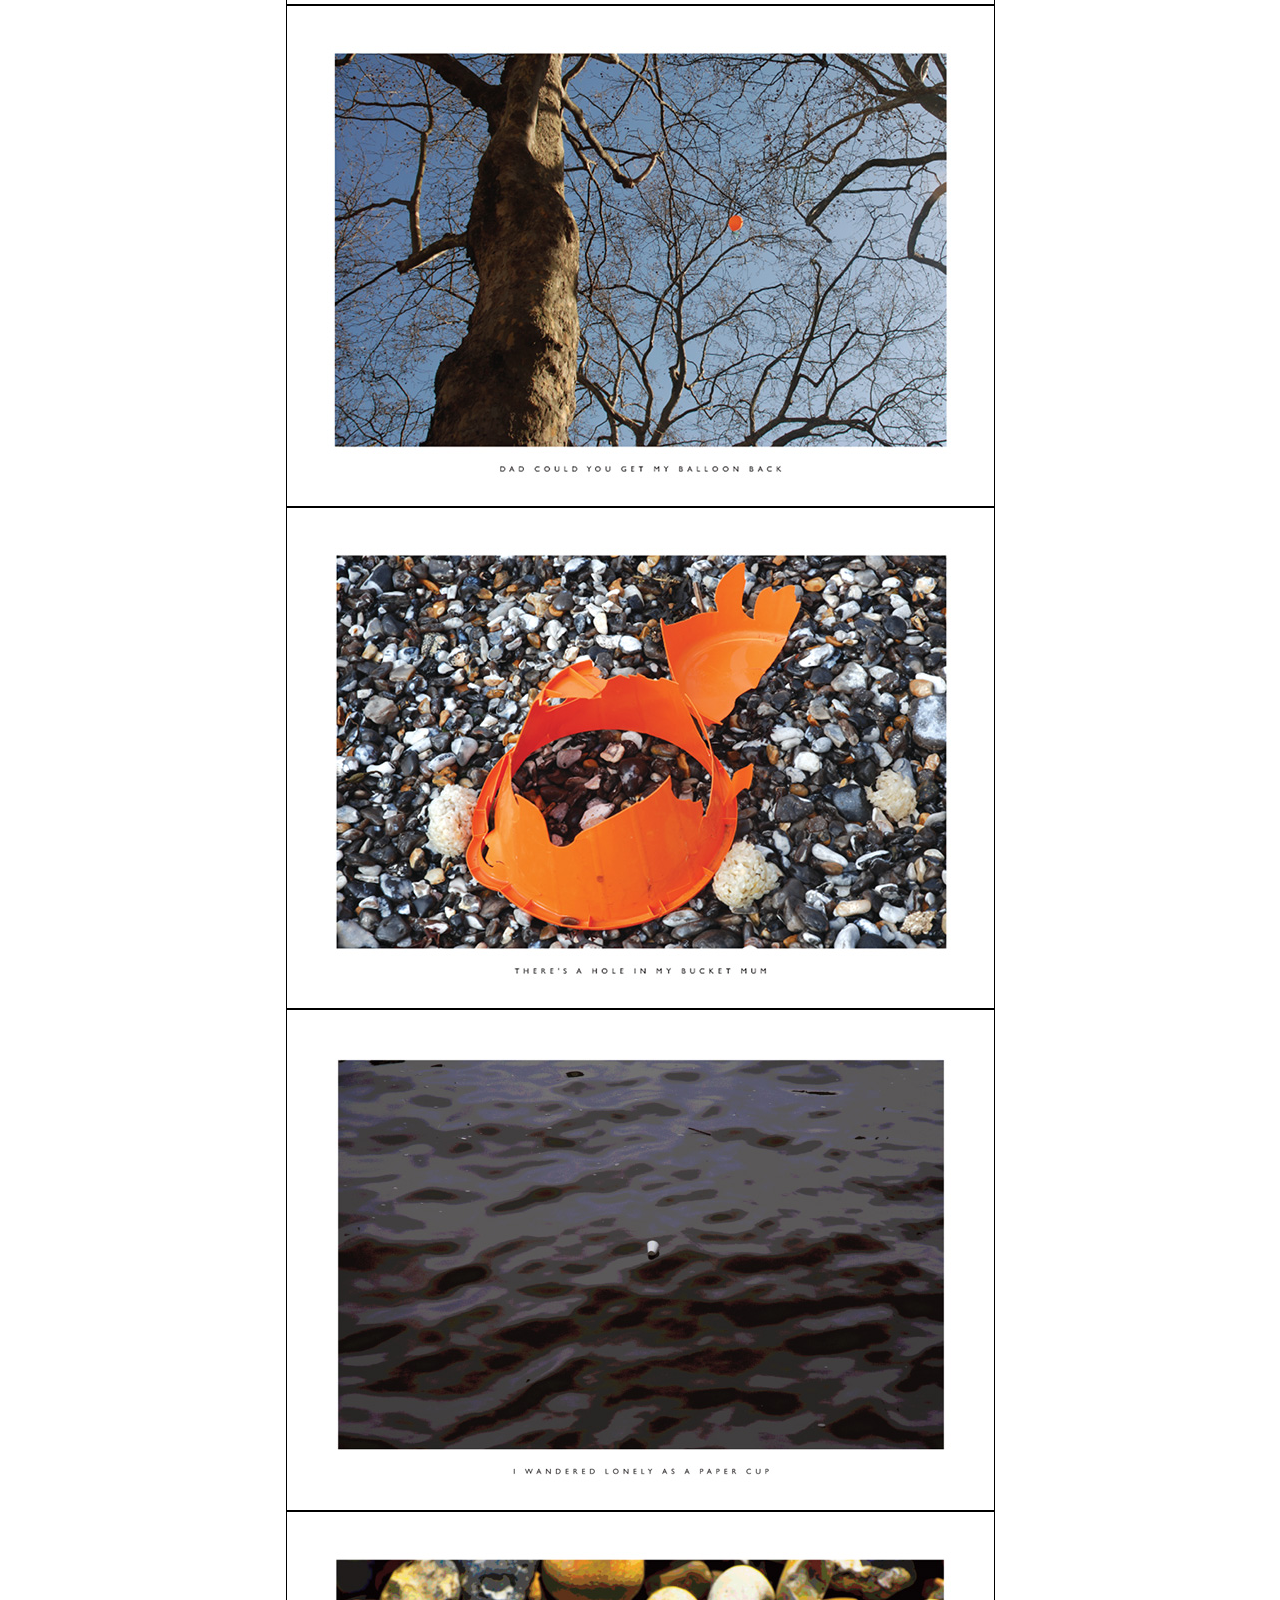
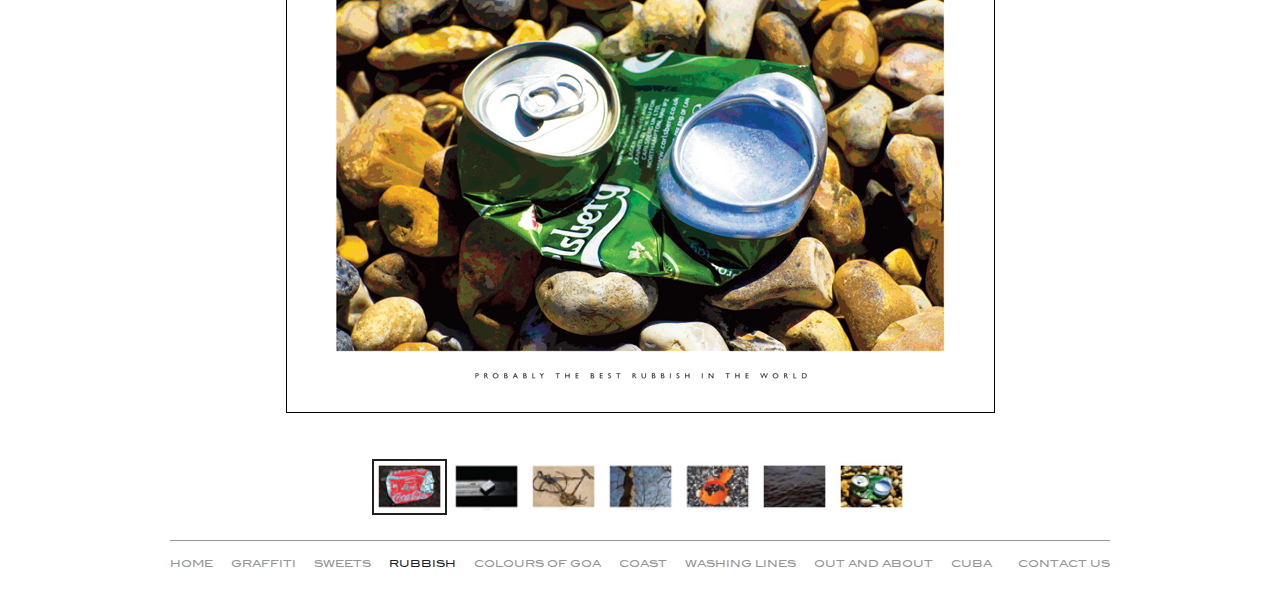
<file: rubbish/index.html>
﻿<!DOCTYPE html PUBLIC "-//W3C//DTD XHTML 1.0 Transitional//EN" "http://www.w3.org/TR/xhtml1/DTD/xhtml1-transitional.dtd">
<html xmlns="http://www.w3.org/1999/xhtml" xml:lang="en" lang="en">
	<head>
		<meta http-equiv="Content-type" content="text/html; charset=utf-8" />
		<meta http-equiv="Content-Language" content="en-gb" />
		<meta name="keywords" content="greeting card, greeting cards, cards, card, poster, postcard, post card, London Designer, UK Designer, designer, Copywriter, London Copywriter, UK Copywriter, Limited Edition, Limited Edition Prints, Prints, Print, Waterloo, imagery, unique, unique imagery, London Photographer, London Photographers, London, Photographers, photographer, UK Photographers, UK Photographer, London Photography, British, photography, photograph, UK, GB, England, English, British, creative, commercial, portfolio, gallery, image, black, white, B&amp;W, colour, color" />
		<meta name="description" content="Waterloo Sunset has now risen. We are a Greetings Card, Postcard and Poster Company set up by a Photographer, a Designer, and a Copywriter. With this combined knowledge we can offer a range of imagery you won't have seen before. We are currently developing our imagery range to offer a more unique series of subjects, available as limited edition prints, greetings cards and posters. Because of our combined backgrounds we can offer the best photography, the best designs, the best copy and of course, the best quality printing and paper." />

		<title>Walking With A Camera - Collection - Rubbish</title>

		<link rel="stylesheet" type="text/css" href="../css/main.css" />
		<!--[if lt IE 7]>
		<link rel="stylesheet" type="text/css" media="screen" href="../css/ie6.css" />
		<![endif]-->
		<!--[if IE 7]>
		<link rel="stylesheet" type="text/css" media="screen" href="../css/ie7.css" />
		<![endif]-->
	</head>
	<body>
		<div class="full-width clearfix" id="container">
			<div class="content clearfix" id="rubbish">
				<!-- <div id="gallery-copy">
					<h3>RUBBISH</h3>
					<h4>Poster</h4>
					<ul>
						<li>
							A3 (297mm x 420mm) unframed including P&amp;P &ndash; &pound;35
						</li>
						<li>
							A3 (297mm x 420mm) framed including P&amp;P &ndash; &pound;85
						</li>
					</ul>
					<ul>
						<li>
							Giclee print on heavyweight matte paper
						</li>
						<li>
							All images available as Greetings Cards and Postcards
						</li>
						<li>
							Please contact us with your requirements
						</li>
					</ul>
				</div> -->
				<div id="gallery-content">
					<div id="slidesContainer">
						<ul id="slideInner">
							<li class="slide">
								<img src="../images/rubbish/R14.jpg" alt="R14" title="R14" class="slide-image" />
							</li>
							<li class="slide">
								<img src="../images/rubbish/R2.jpg" alt="R2" title="R2" class="slide-image" />
							</li>
							<li class="slide">
								<img src="../images/rubbish/R3.jpg" alt="R3" title="R3" class="slide-image" />
							</li>
							<li class="slide">
								<img src="../images/rubbish/R4.jpg" alt="R4" title="R4" class="slide-image" />
							</li>
							<li class="slide">
								<img src="../images/rubbish/R10.jpg" alt="R10" title="R10" class="slide-image" />
							</li>
							<li class="slide">
								<img src="../images/rubbish/R11.jpg" alt="R11" title="R11" class="slide-image" />
							</li>
							<li class="slide">
								<img src="../images/rubbish/R12.jpg" alt="R12" title="R12" class="slide-image" />
							</li>
							<!-- <li class="slide">
								<img src="../images/rubbish/R13.jpg" alt="R13" title="R13" class="slide-image" />
							</li> -->
						</ul>
					</div>
					<!-- <p id="zoom-caption">
						Click an image to enlarge
					</p> -->
					<div id="slide-caption"></div>
				</div>
                <div id="gallery-thumbnails">
				    <ul>
				    	<li>
						    <a href="../images/rubbish/R14.jpg" target="_blank" class="slide-thumb" rel="0"><img src="../images/rubbish/thumbs/R14.jpg" alt="R14" title="R14" width="60" height="45" class="current-thumb-border" /></a>
					    </li>
					    <li>
						    <a href="../images/rubbish/R2.jpg" target="_blank" class="slide-thumb" rel="1"><img src="../images/rubbish/thumbs/R2.jpg" alt="R2" title="R2" width="60" height="45" class="thumb-border" /></a>
					    </li>
					    <li>
						    <a href="../images/rubbish/R3.jpg" target="_blank" class="slide-thumb" rel="2"><img src="../images/rubbish/thumbs/R3.jpg" alt="R3" title="R3" width="60" height="45" class="thumb-border" /></a>
					    </li>
					    <li>
						    <a href="../images/rubbish/R4.jpg" target="_blank" class="slide-thumb" rel="3"><img src="../images/rubbish/thumbs/R4.jpg" alt="R4" title="R4" width="60" height="45" class="thumb-border" /></a>
					    </li>
					    <li>
						    <a href="../images/rubbish/R10.jpg" target="_blank" class="slide-thumb" rel="4"><img src="../images/rubbish/thumbs/R10.jpg" alt="R10" title="R10" width="60" height="45" class="thumb-border" /></a>
					    </li>
					    <li>
						    <a href="../images/rubbish/R11.jpg" target="_blank" class="slide-thumb" rel="5"><img src="../images/rubbish/thumbs/R11.jpg" alt="R11" title="R11" width="60" height="45" class="thumb-border" /></a>
					    </li>
					    <li>
						    <a href="../images/rubbish/R12.jpg" target="_blank" class="slide-thumb" rel="6"><img src="../images/rubbish/thumbs/R12.jpg" alt="R12" title="R12" width="60" height="45" class="thumb-border" /></a>
					    </li>
					    <!-- <li>
						    <a href="../images/rubbish/R13.jpg" target="_blank" class="slide-thumb" rel="6"><img src="../images/rubbish/thumbs/R13.jpg" alt="R13" title="R13" width="60" height="45" class="thumb-border" /></a>
					    </li> -->
				    </ul>
			    </div>
			</div>
            <div id="footer">
				<div id="navigation">
					<ol>
						<li><a href="../index.html">Home</a></li>
	                    <li><a href="../graffiti/index.html">Graffiti</a></li>
	                    <li><a href="../sweet-talk/index.html">Sweets</a></li>
	                    <li class="current"><a href="../rubbish/index.html">Rubbish</a></li>
	                    <li><a href="../colours-of-goa/index.html">Colours of Goa</a></li>
	                    <li><a href="../coast/index.html">Coast</a></li>
	                    <li><a href="../washing-lines/index.html">Washing Lines</a></li>
	                    <li><a href="../out-and-about/index.html">Out and About</a></li>
	                    <li><a href="../cuba/index.html">Cuba</a></li>
	                    <li class="last"><a href="../contact.html">Contact Us</a></li>
					</ol>
				</div>
			</div>
		</div>
		<script type="text/javascript" src="//ajax.googleapis.com/ajax/libs/jquery/1.7.2/jquery.min.js"></script>
		<script type="text/javascript">
		    window.jQuery || document.write('<script type="text/javascript" src="scripts/jquery-1.7.2.min.js"><\/script>');
		</script>
		<script type="text/javascript" src="../scripts/plugins.js"></script>
		<script type="text/javascript" src="../scripts/main.js"></script>
	</body>
</html>
</file>
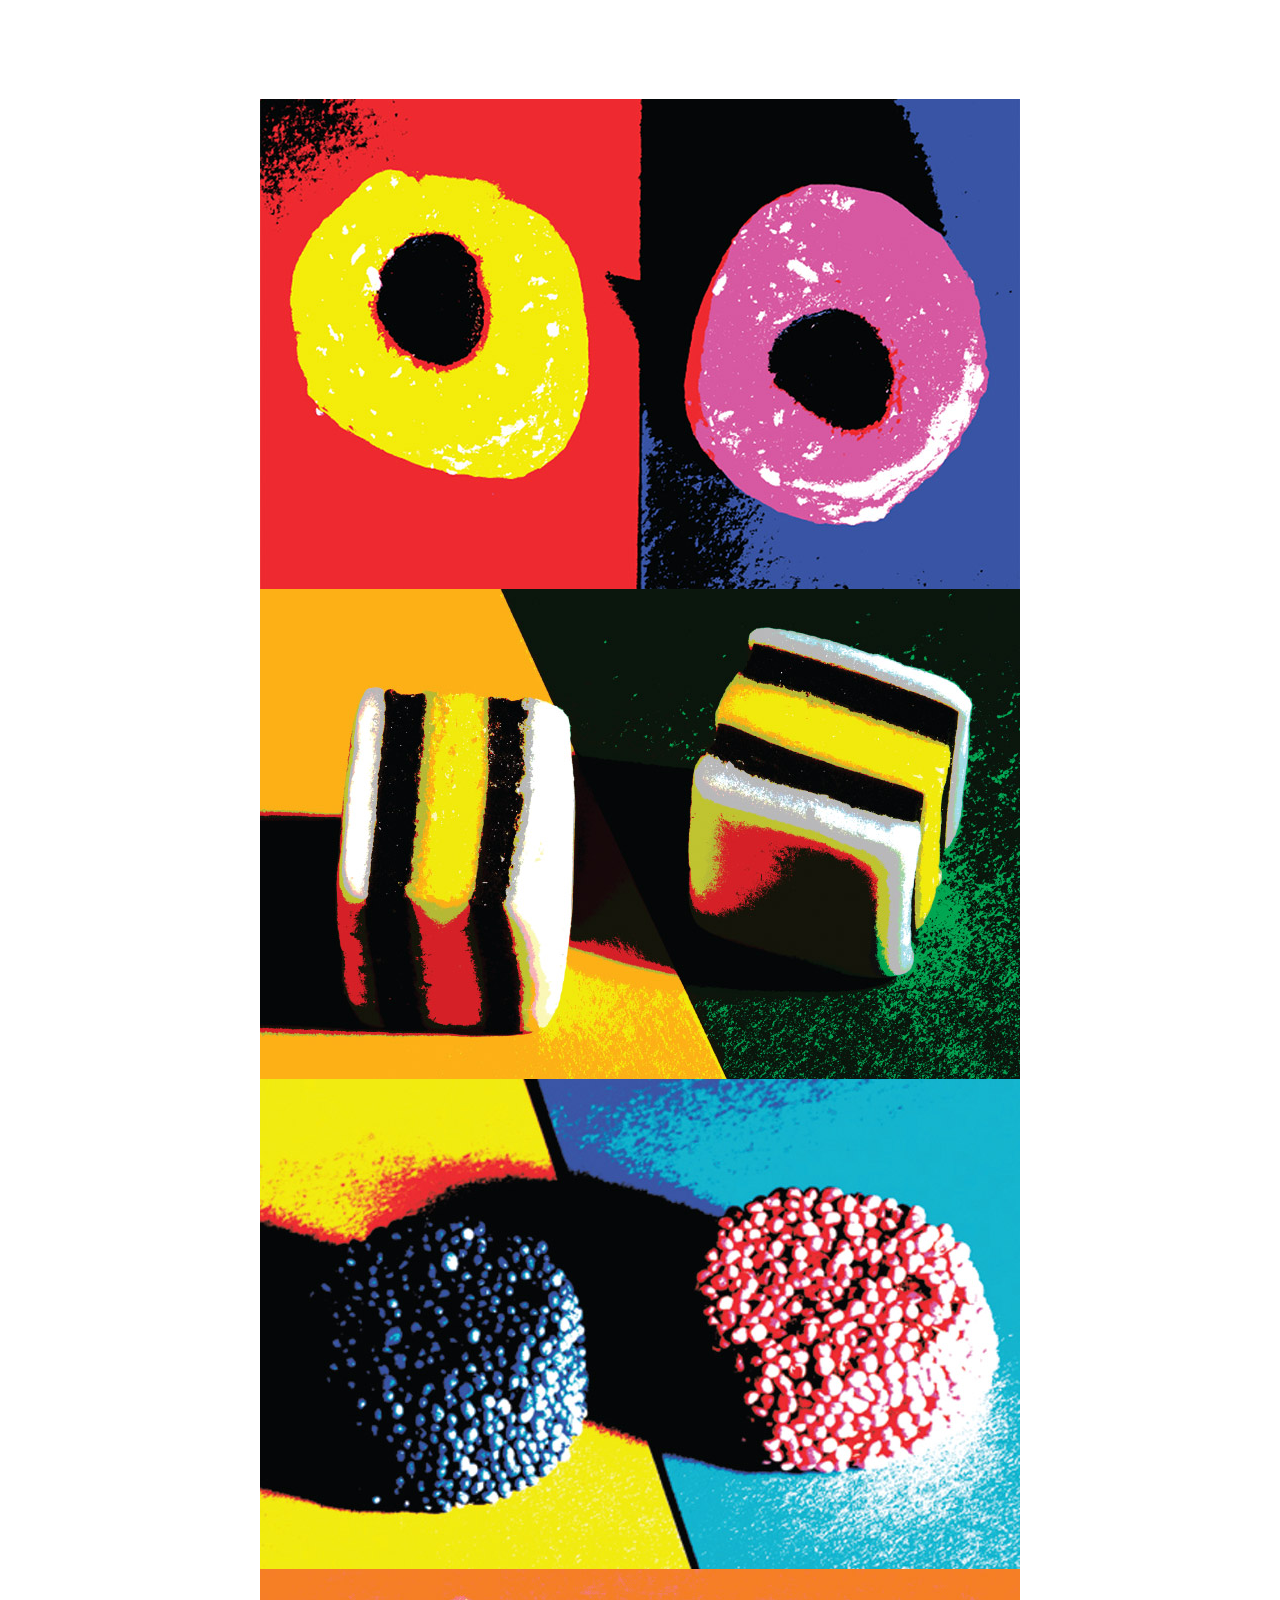
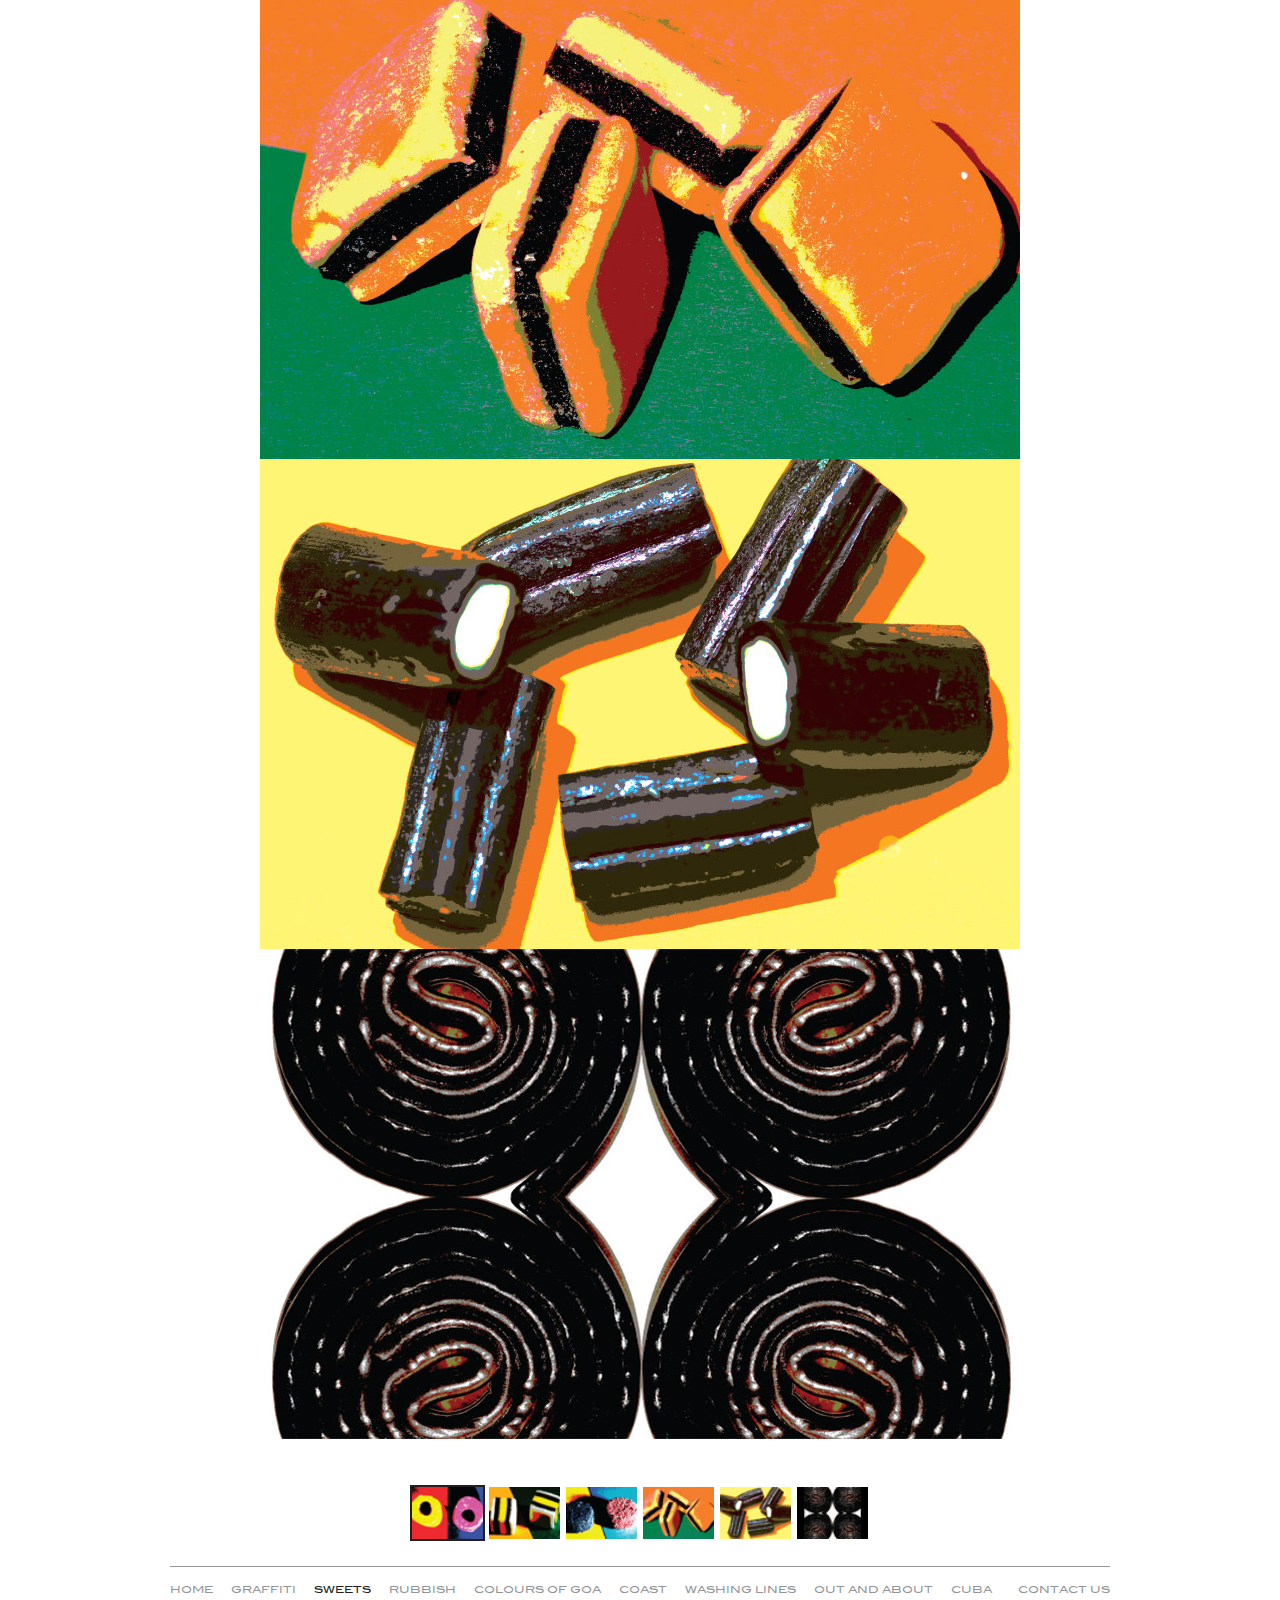
<file: sweet-talk-limited/index.html>
﻿<!DOCTYPE html PUBLIC "-//W3C//DTD XHTML 1.0 Transitional//EN" "http://www.w3.org/TR/xhtml1/DTD/xhtml1-transitional.dtd">
<html xmlns="http://www.w3.org/1999/xhtml" xml:lang="en" lang="en">
	<head>
		<meta http-equiv="Content-type" content="text/html; charset=utf-8" />
		<meta http-equiv="Content-Language" content="en-gb" />
		<meta name="keywords" content="greeting card, greeting cards, cards, card, poster, postcard, post card, London Designer, UK Designer, designer, Copywriter, London Copywriter, UK Copywriter, Limited Edition, Limited Edition Prints, Prints, Print, Waterloo, imagery, unique, unique imagery, London Photographer, London Photographers, London, Photographers, photographer, UK Photographers, UK Photographer, London Photography, British, photography, photograph, UK, GB, England, English, British, creative, commercial, portfolio, gallery, image, black, white, B&amp;W, colour, color" />
		<meta name="description" content="Waterloo Sunset has now risen. We are a Greetings Card, Postcard and Poster Company set up by a Photographer, a Designer, and a Copywriter. With this combined knowledge we can offer a range of imagery you won't have seen before. We are currently developing our imagery range to offer a more unique series of subjects, available as limited edition prints, greetings cards and posters. Because of our combined backgrounds we can offer the best photography, the best designs, the best copy and of course, the best quality printing and paper." />

		<title>Walking With A Camera - Collection - Sweet Talk Limited Edition Series</title>

		<link rel="stylesheet" type="text/css" href="../css/main.css" />
		<!--[if lt IE 7]>
		<link rel="stylesheet" type="text/css" media="screen" href="../css/ie6.css" />
		<![endif]-->
		<!--[if IE 7]>
		<link rel="stylesheet" type="text/css" media="screen" href="../css/ie7.css" />
		<![endif]-->
	</head>
	<body>
		<div class="full-width clearfix" id="container">
			<div class="content clearfix" id="sweet-talk">
				<!-- <div id="gallery-copy">
					<h3>SWEET TALK LIMITED EDITION SERIES</h3>
					<h4>Limited Edition Posters</h4>
					<ul>
						<li>
							Series of 6 high quality prints, signed and numbered
						</li>
						<li>
							Limited to 100 prints of each subject
						</li>
					</ul>
                    <h4>LE1/LE2/LE3/LE4/LE5</h4>
					<ul>
						<li>
							A2 (420mm x 594mm) unframed including p&amp;P &ndash; &pound;120
						</li>
						<li>
							A2 (420mm x 594mm) framed including P&amp;P &ndash; &pound;190
						</li>
						<li>
							A1 (594mm x 841mm) unframed including P&amp;P &ndash; &pound;190
						</li>
						<li>
							A1 (594mm x 841mm) framed including P&amp;P &ndash; &pound;260
						</li>
					</ul>
					<h4>LE6</h4>
					<ul>
						<li>
							Available size 594 x 594mm
						</li>
						<li>
							unframed &ndash; &pound;180 (including P&amp;P)
						</li>
						<li>
							framed &ndash; &pound;260 (including P&amp;P)
						</li>
					</ul>
				</div> -->
				<div id="gallery-content">
					<div id="slidesContainer">
						<ul id="slideInner">
							<li class="slide">
								<img src="../images/sweet-talk-limited/LE1.jpg" alt="LE1" title="LE1" class="slide-image" />
							</li>
							<li class="slide">
								<img src="../images/sweet-talk-limited/LE2.jpg" alt="LE2" title="LE2" class="slide-image" />
							</li>
							<li class="slide">
								<img src="../images/sweet-talk-limited/LE3.jpg" alt="LE3" title="LE3" class="slide-image" />
							</li>
							<li class="slide">
								<img src="../images/sweet-talk-limited/LE4.jpg" alt="LE4" title="LE4" class="slide-image" />
							</li>
							<li class="slide">
								<img src="../images/sweet-talk-limited/LE5.jpg" alt="LE5" title="LE5" class="slide-image" />
							</li>
							<li class="slide">
								<img src="../images/sweet-talk-limited/LE6.jpg" alt="LE6" title="LE6" class="slide-image" />
							</li>
						</ul>
					</div>
					<div id="slide-caption"></div>
				</div>
                <div id="gallery-thumbnails">
				    <ul>
					    <li class="no-left">
						    <a href="../images/sweet-talk-limited/LE1.jpg" target="_blank" class="slide-thumb" rel="0"><img src="../images/sweet-talk-limited/thumbs/LE1.jpg" alt="LE1" title="LE1" width="60" height="45" class="current-thumb-border" /></a>
					    </li>
					    <li>
						    <a href="../images/sweet-talk-limited/LE2.jpg" target="_blank" class="slide-thumb" rel="1"><img src="../images/sweet-talk-limited/thumbs/LE2.jpg" alt="LE2" title="LE2" width="60" height="45" class="thumb-border" /></a>
					    </li>
					    <li>
						    <a href="../images/sweet-talk-limited/LE3.jpg" target="_blank" class="slide-thumb" rel="2"><img src="../images/sweet-talk-limited/thumbs/LE3.jpg" alt="LE3" title="LE3" width="60" height="45" class="thumb-border" /></a>
					    </li>
					    <li>
						    <a href="../images/sweet-talk-limited/LE4.jpg" target="_blank" class="slide-thumb" rel="3"><img src="../images/sweet-talk-limited/thumbs/LE4.jpg" alt="LE4" title="LE4" width="60" height="45" class="thumb-border" /></a>
					    </li>
					    <li>
						    <a href="../images/sweet-talk-limited/LE5.jpg" target="_blank" class="slide-thumb" rel="4"><img src="../images/sweet-talk-limited/thumbs/LE5.jpg" alt="LE5" title="LE5" width="60" height="45" class="thumb-border" /></a>
					    </li>
					    <li>
						    <a href="../images/sweet-talk-limited/LE6.jpg" target="_blank" class="slide-thumb" rel="5"><img src="../images/sweet-talk-limited/thumbs/LE6.jpg" alt="LE6" title="LE6" width="60" height="45" class="thumb-border" /></a>
					    </li>
				    </ul>
			    </div>
			</div>
            <div id="footer">
				<div id="navigation">
					<ol>
                        <li><a href="../index.html">Home</a></li>
	                    <li><a href="../graffiti/index.html">Graffiti</a></li>
	                    <li class="current"><a href="../sweet-talk/index.html">Sweets</a></li>
	                    <li><a href="../rubbish/index.html">Rubbish</a></li>
	                    <li><a href="../colours-of-goa/index.html">Colours of Goa</a></li>
	                    <li><a href="../coast/index.html">Coast</a></li>
	                    <li><a href="../washing-lines/index.html">Washing Lines</a></li>
	                    <li><a href="../out-and-about/index.html">Out and About</a></li>
	                    <li><a href="../cuba/index.html">Cuba</a></li>
	                    <li class="last"><a href="../contact.html">Contact Us</a></li>
					</ol>
				</div>
			</div>
		</div>
		<script type="text/javascript" src="//ajax.googleapis.com/ajax/libs/jquery/1.7.2/jquery.min.js"></script>
		<script type="text/javascript">
		    window.jQuery || document.write('<script type="text/javascript" src="scripts/jquery-1.7.2.min.js"><\/script>');
		</script>
		<script type="text/javascript" src="../scripts/plugins.js"></script>
		<script type="text/javascript" src="../scripts/main.js"></script>
	</body>
</html>
</file>
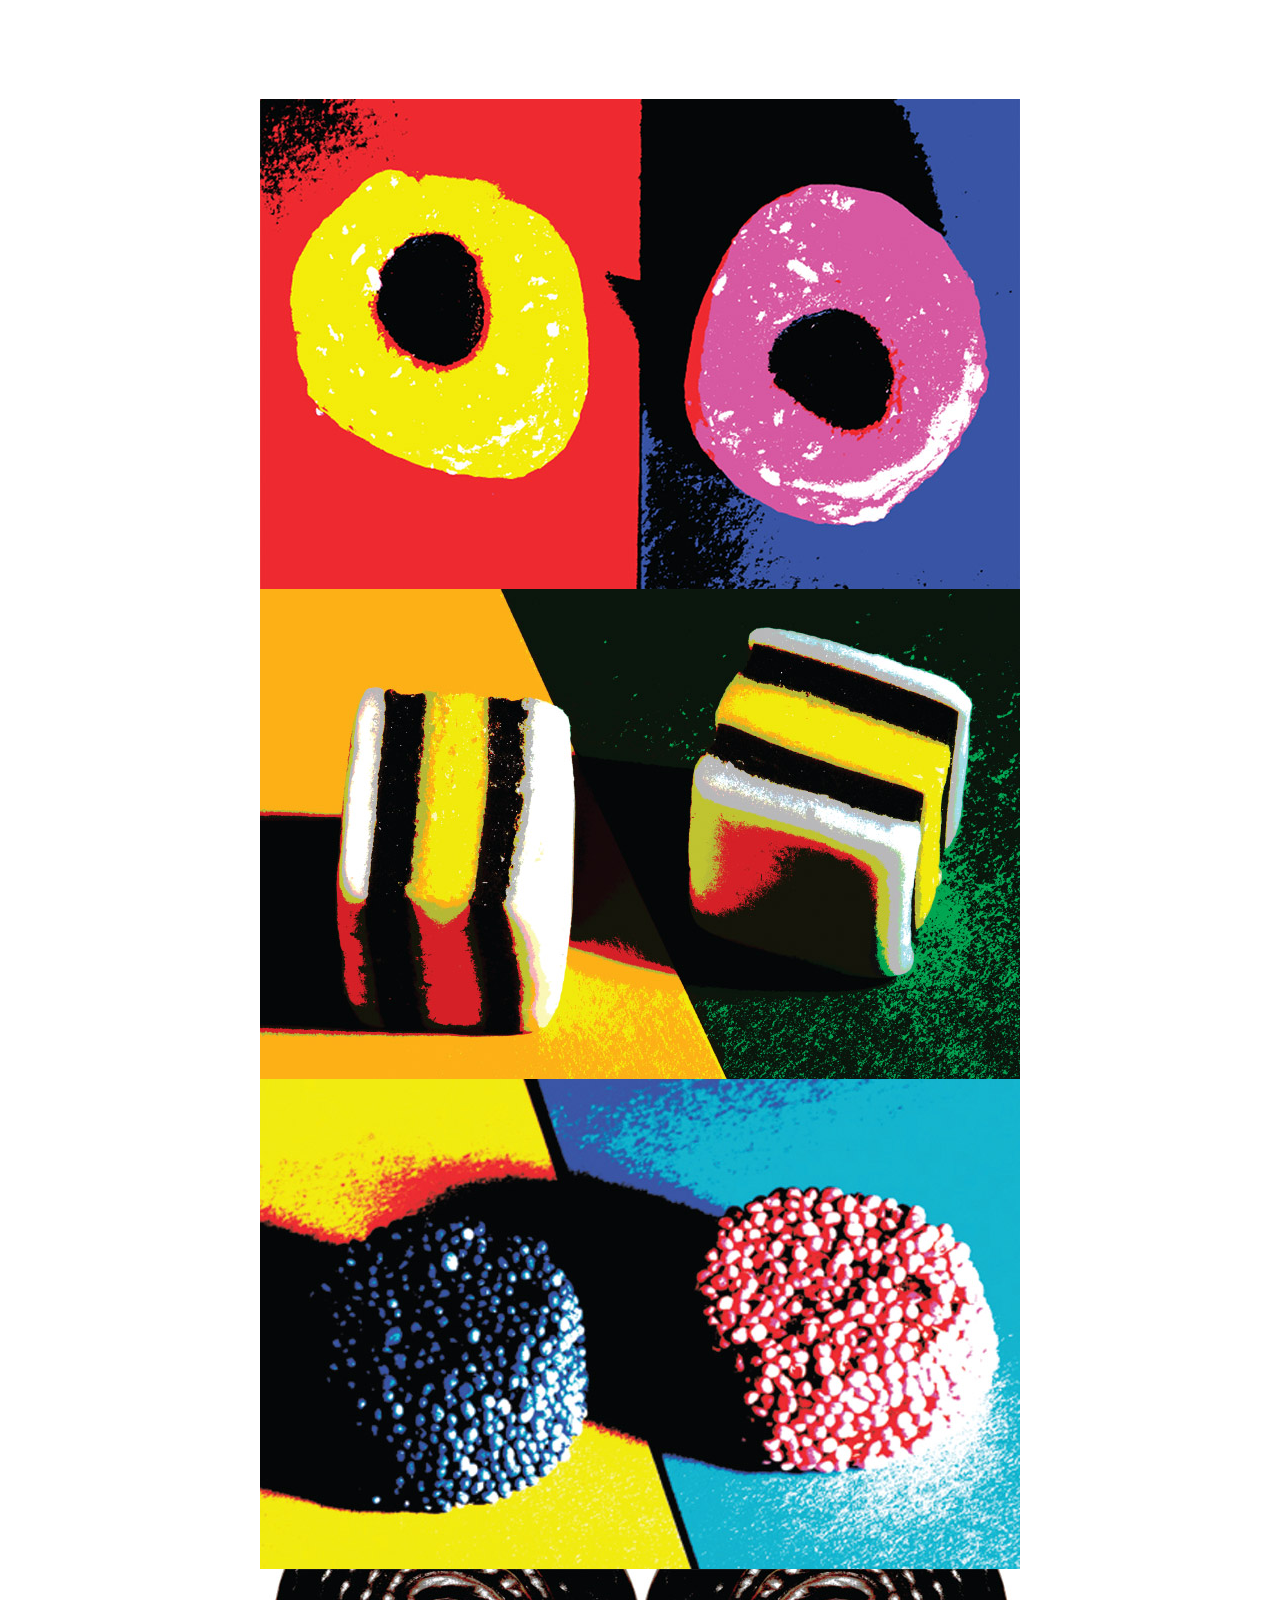
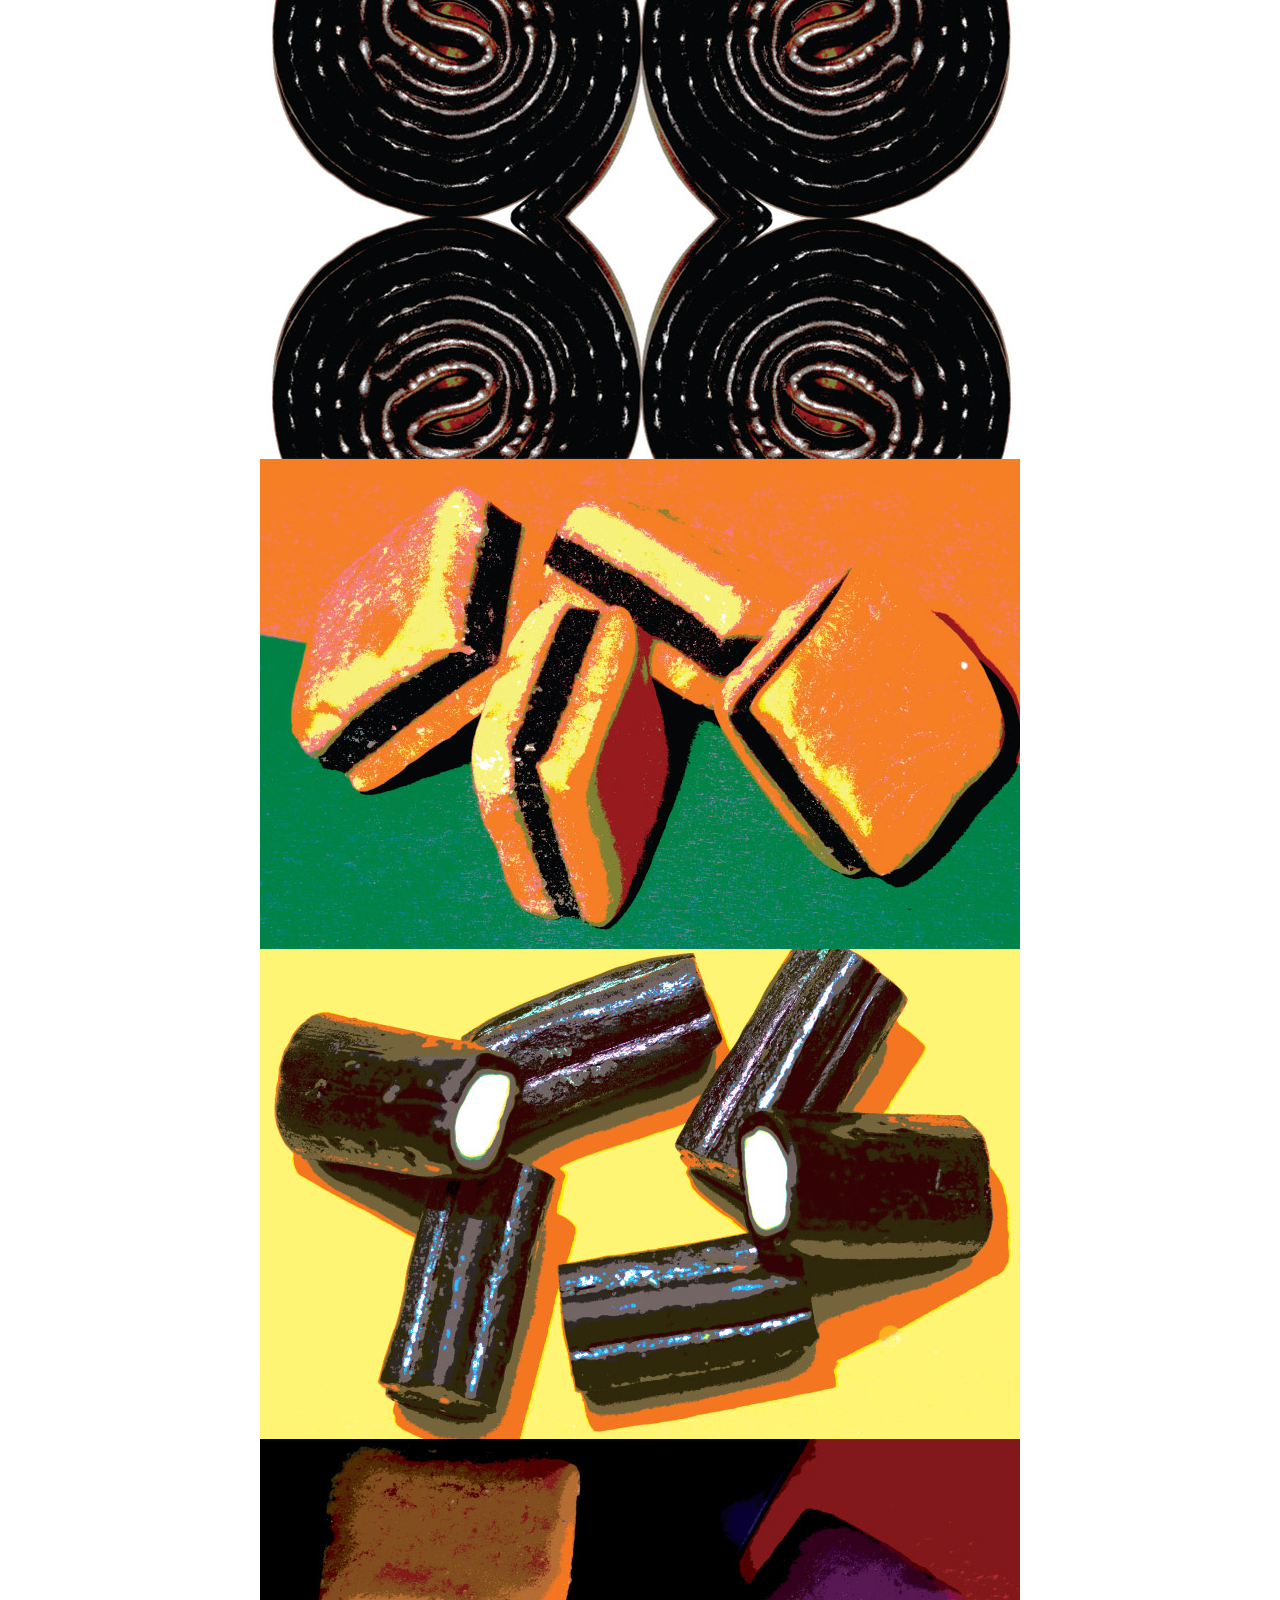
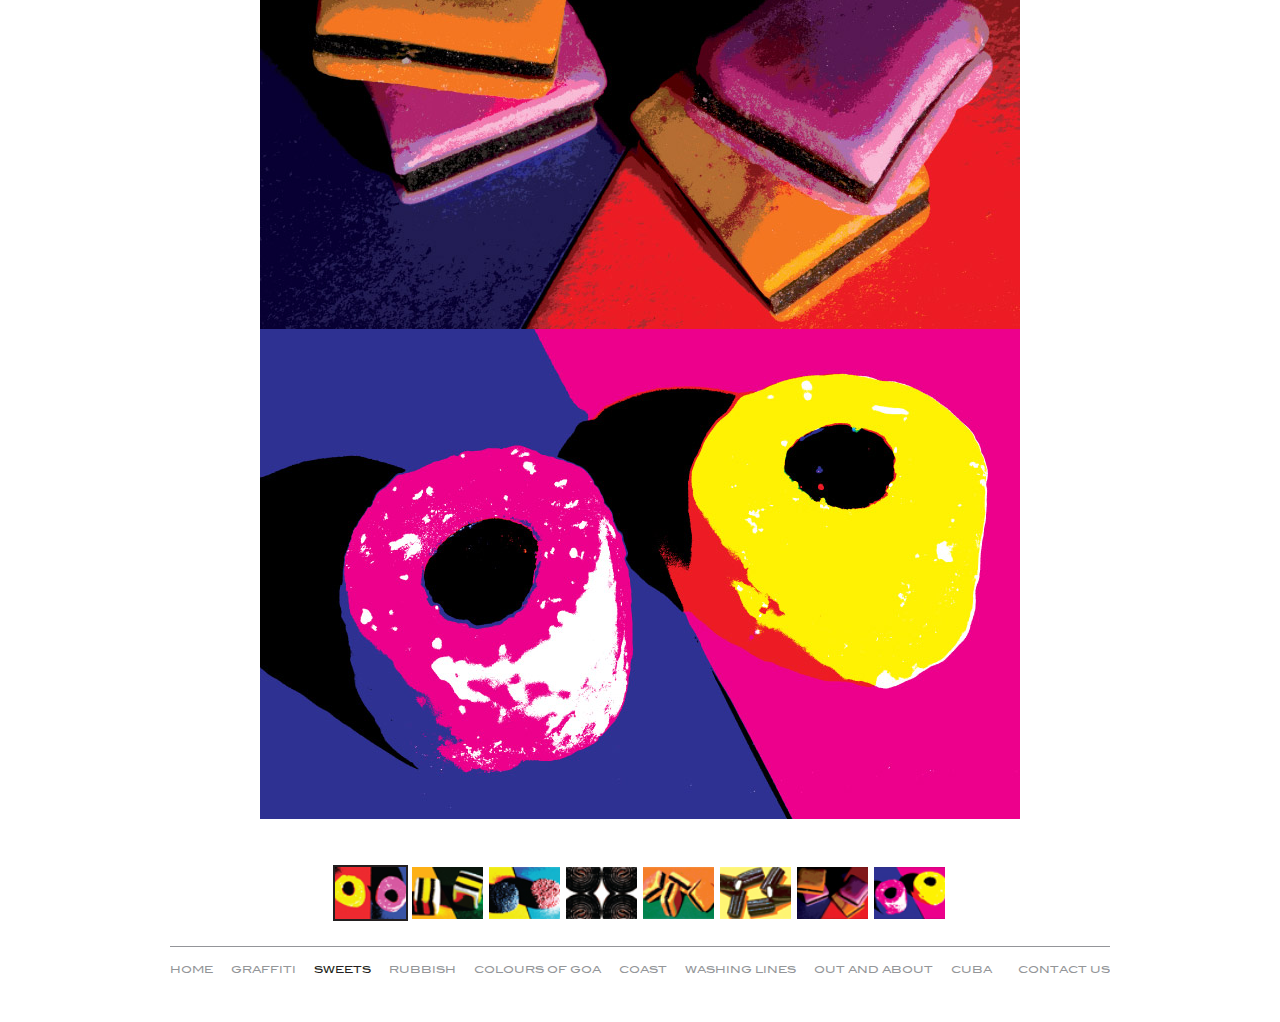
<file: sweet-talk/index.html>
﻿<!DOCTYPE html PUBLIC "-//W3C//DTD XHTML 1.0 Transitional//EN" "http://www.w3.org/TR/xhtml1/DTD/xhtml1-transitional.dtd">
<html xmlns="http://www.w3.org/1999/xhtml" xml:lang="en" lang="en">
	<head>
		<meta http-equiv="Content-type" content="text/html; charset=utf-8" />
		<meta http-equiv="Content-Language" content="en-gb" />
		<meta name="keywords" content="greeting card, greeting cards, cards, card, poster, postcard, post card, London Designer, UK Designer, designer, Copywriter, London Copywriter, UK Copywriter, Limited Edition, Limited Edition Prints, Prints, Print, Waterloo, imagery, unique, unique imagery, London Photographer, London Photographers, London, Photographers, photographer, UK Photographers, UK Photographer, London Photography, British, photography, photograph, UK, GB, England, English, British, creative, commercial, portfolio, gallery, image, black, white, B&amp;W, colour, color" />
		<meta name="description" content="Waterloo Sunset has now risen. We are a Greetings Card, Postcard and Poster Company set up by a Photographer, a Designer, and a Copywriter. With this combined knowledge we can offer a range of imagery you won't have seen before. We are currently developing our imagery range to offer a more unique series of subjects, available as limited edition prints, greetings cards and posters. Because of our combined backgrounds we can offer the best photography, the best designs, the best copy and of course, the best quality printing and paper." />

		<title>Walking With A Camera - Collection - Sweet Talk</title>

		<link rel="stylesheet" type="text/css" href="../css/main.css" />
		<!--[if lt IE 7]>
		<link rel="stylesheet" type="text/css" media="screen" href="../css/ie6.css" />
		<![endif]-->
		<!--[if IE 7]>
		<link rel="stylesheet" type="text/css" media="screen" href="../css/ie7.css" />
		<![endif]-->
	</head>
	<body>
		<div class="clearfix" id="container">
			<div class="full-width content clearfix" id="sweet-talk">
				<!-- <div id="gallery-copy">
					<h3>SWEET TALK</h3>
					<h4>Poster</h4>
					<ul>
						<li>
							A3 (297mm x 420mm) unframed including P&amp;P &ndash; &pound;35
						</li>
						<li>
							A3 (297mm x 420mm) framed including P&amp;P &ndash; &pound;85
						</li>
						<li>
							A2 Poster (420mm x 594mm) unframed including P&amp;P &ndash; &pound;60
						</li>
						<li>
							A2 Poster (420mm x 594mm) framed including P&amp;P &ndash; &pound;130
						</li>
					</ul>
					<ul>
						<li>
							Giclee print on heavyweight matte paper
						</li>
						<li>
							All images available as Greetings Cards and Postcards
						</li>
						<li class="mb16">
							Please contact us with your requirements
						</li>
						<li>
							Please also view our <a href="../sweet-talk-limited/index.html" class="invert">Sweet Talk Limited Edition Series</a>
						</li>
					</ul>
				</div> -->
				<div id="gallery-content">
					<div id="slidesContainer">
						<ul id="slideInner">
							<li class="slide">
								<img src="../images/sweet-talk/ST1.jpg" alt="ST1" title="ST1" class="slide-image" />
							</li>
							<li class="slide">
								<img src="../images/sweet-talk/ST2.jpg" alt="ST2" title="ST2" class="slide-image" />
							</li>
							<li class="slide">
								<img src="../images/sweet-talk/ST3.jpg" alt="ST3" title="ST3" class="slide-image" />
							</li>
							<li class="slide">
								<img src="../images/sweet-talk/ST4.jpg" alt="ST4" title="ST4" class="slide-image" />
							</li>
							<li class="slide">
								<img src="../images/sweet-talk/ST5.jpg" alt="ST5" title="ST5" class="slide-image" />
							</li>
							<li class="slide">
								<img src="../images/sweet-talk/ST6.jpg" alt="ST6" title="ST6" class="slide-image" />
							</li>
							<li class="slide">
								<img src="../images/sweet-talk/ST7.jpg" alt="ST7" title="ST7" class="slide-image" />
							</li>
							<li class="slide">
								<img src="../images/sweet-talk/ST8.jpg" alt="ST8" title="ST8" class="slide-image" />
							</li>
						</ul>
					</div>
					<div id="slide-caption"></div>
				</div>
                <div id="gallery-thumbnails">
				    <ul>
					    <li class="no-left">
						    <a href="../images/sweet-talk/ST1.jpg" target="_blank" class="slide-thumb" rel="0"><img src="../images/sweet-talk/thumbs/ST1.jpg" alt="ST1" title="ST1" width="60" height="45" class="current-thumb-border" /></a>
					    </li>
					    <li>
						    <a href="../images/sweet-talk/ST2.jpg" target="_blank" class="slide-thumb" rel="1"><img src="../images/sweet-talk/thumbs/ST2.jpg" alt="ST2" title="ST2" width="60" height="45" class="thumb-border" /></a>
					    </li>
					    <li>
						    <a href="../images/sweet-talk/ST3.jpg" target="_blank" class="slide-thumb" rel="2"><img src="../images/sweet-talk/thumbs/ST3.jpg" alt="ST3" title="ST3" width="60" height="45" class="thumb-border" /></a>
					    </li>
					    <li>
						    <a href="../images/sweet-talk/ST4.jpg" target="_blank" class="slide-thumb" rel="3"><img src="../images/sweet-talk/thumbs/ST4.jpg" alt="ST4" title="ST4" width="60" height="45" class="thumb-border" /></a>
					    </li>
					    <li>
						    <a href="../images/sweet-talk/ST5.jpg" target="_blank" class="slide-thumb" rel="4"><img src="../images/sweet-talk/thumbs/ST5.jpg" alt="ST5" title="ST5" width="60" height="45" class="thumb-border" /></a>
					    </li>
					    <li>
						    <a href="../images/sweet-talk/ST6.jpg" target="_blank" class="slide-thumb" rel="5"><img src="../images/sweet-talk/thumbs/ST6.jpg" alt="ST6" title="ST6" width="60" height="45" class="thumb-border" /></a>
					    </li>
					    <li>
						    <a href="../images/sweet-talk/ST7.jpg" target="_blank" class="slide-thumb" rel="6"><img src="../images/sweet-talk/thumbs/ST7.jpg" alt="ST7" title="ST7" width="60" height="45" class="thumb-border" /></a>
					    </li>
					    <li>
						    <a href="../images/sweet-talk/ST8.jpg" target="_blank" class="slide-thumb" rel="7"><img src="../images/sweet-talk/thumbs/ST8.jpg" alt="ST8" title="ST8" width="60" height="45" class="thumb-border" /></a>
					    </li>
				    </ul>
				    <!-- <p>Please also view our <a href="../sweet-talk-limited/index.html" class="invert">Sweet Talk Limited Edition Series</a></p> -->
			    </div>
			</div>
            <div id="footer">
				<div id="navigation">
					<ol>
						<li><a href="../index.html">Home</a></li>
	                    <li><a href="../graffiti/index.html">Graffiti</a></li>
	                    <li class="current"><a href="../sweet-talk/index.html">Sweets</a></li>
	                    <li><a href="../rubbish/index.html">Rubbish</a></li>
	                    <li><a href="../colours-of-goa/index.html">Colours of Goa</a></li>
	                    <li><a href="../coast/index.html">Coast</a></li>
	                    <li><a href="../washing-lines/index.html">Washing Lines</a></li>
	                    <li><a href="../out-and-about/index.html">Out and About</a></li>
	                    <li><a href="../cuba/index.html">Cuba</a></li>
	                    <li class="last"><a href="../contact.html">Contact Us</a></li>
					</ol>
				</div>
			</div>
		</div>
		<script type="text/javascript" src="//ajax.googleapis.com/ajax/libs/jquery/1.7.2/jquery.min.js"></script>
		<script type="text/javascript">
		    window.jQuery || document.write('<script type="text/javascript" src="scripts/jquery-1.7.2.min.js"><\/script>');
		</script>
		<script type="text/javascript" src="../scripts/plugins.js"></script>
		<script type="text/javascript" src="../scripts/main.js"></script>
	</body>
</html>
</file>
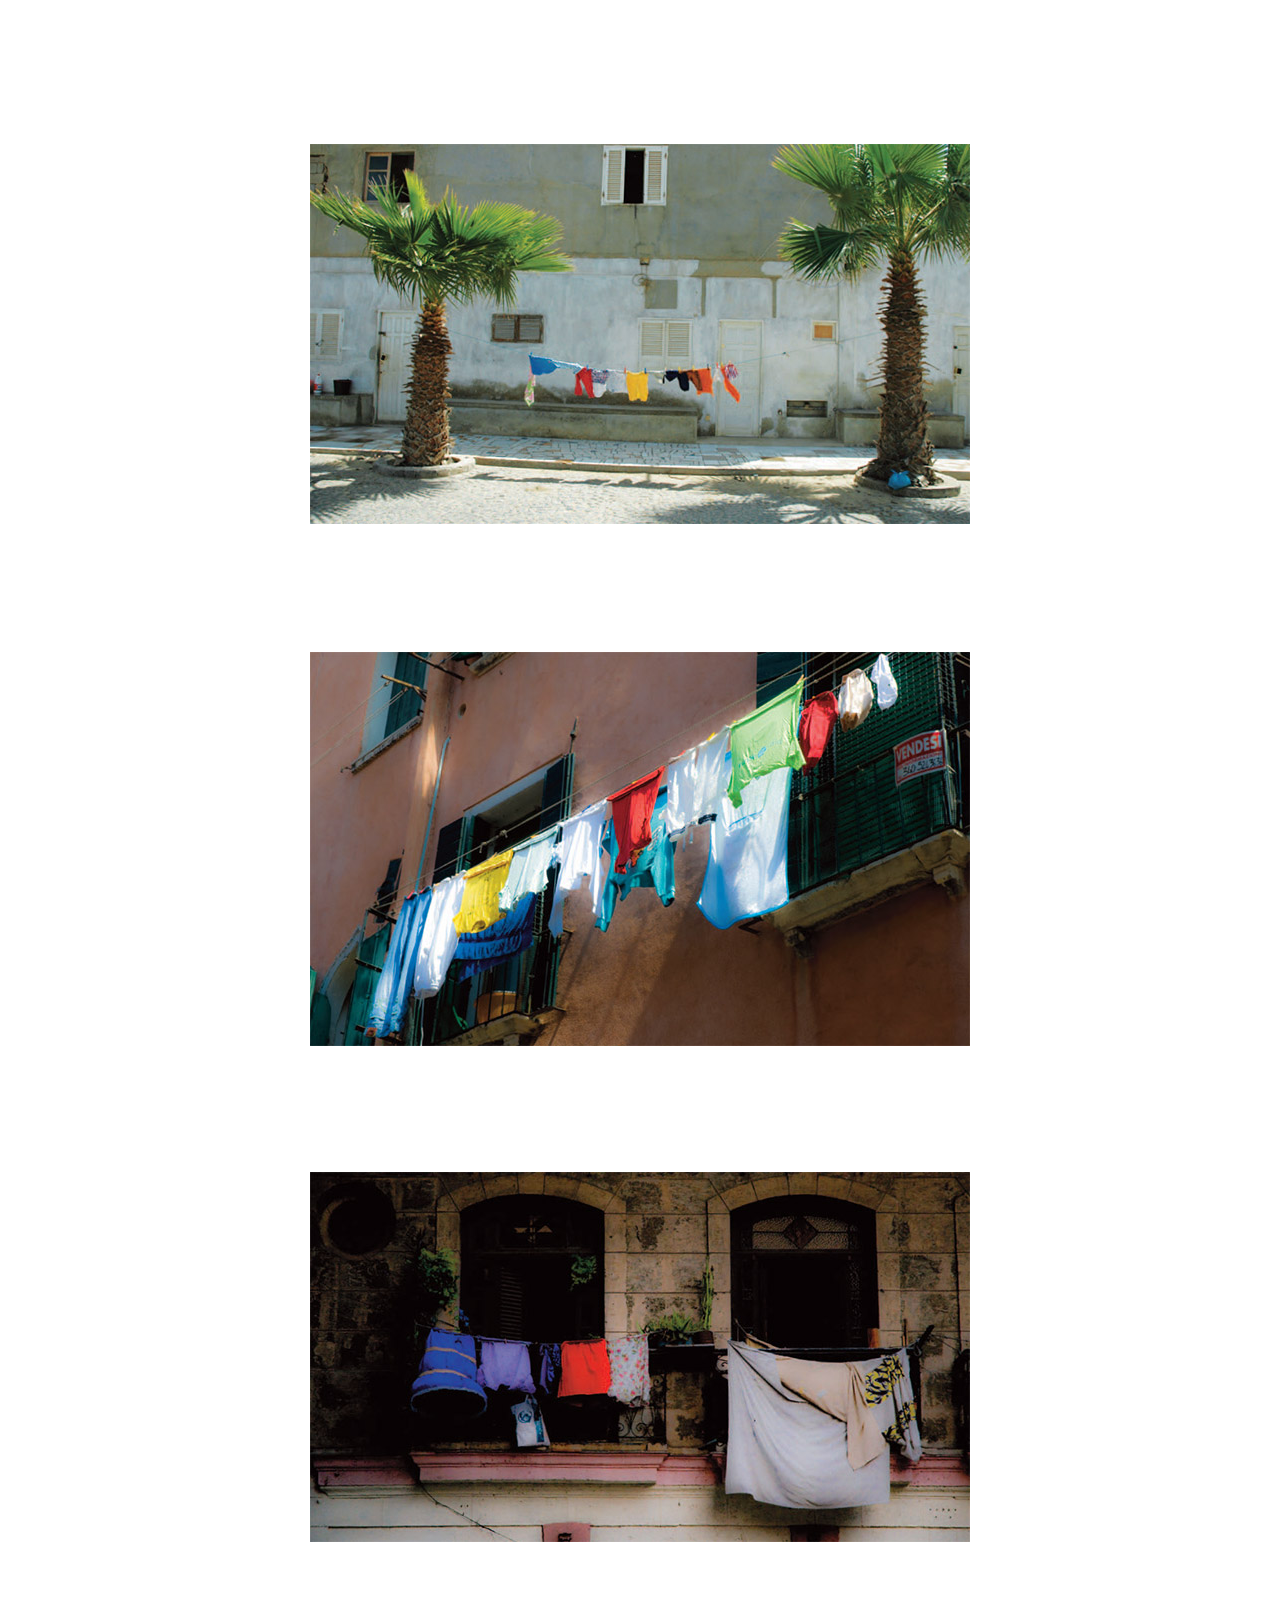
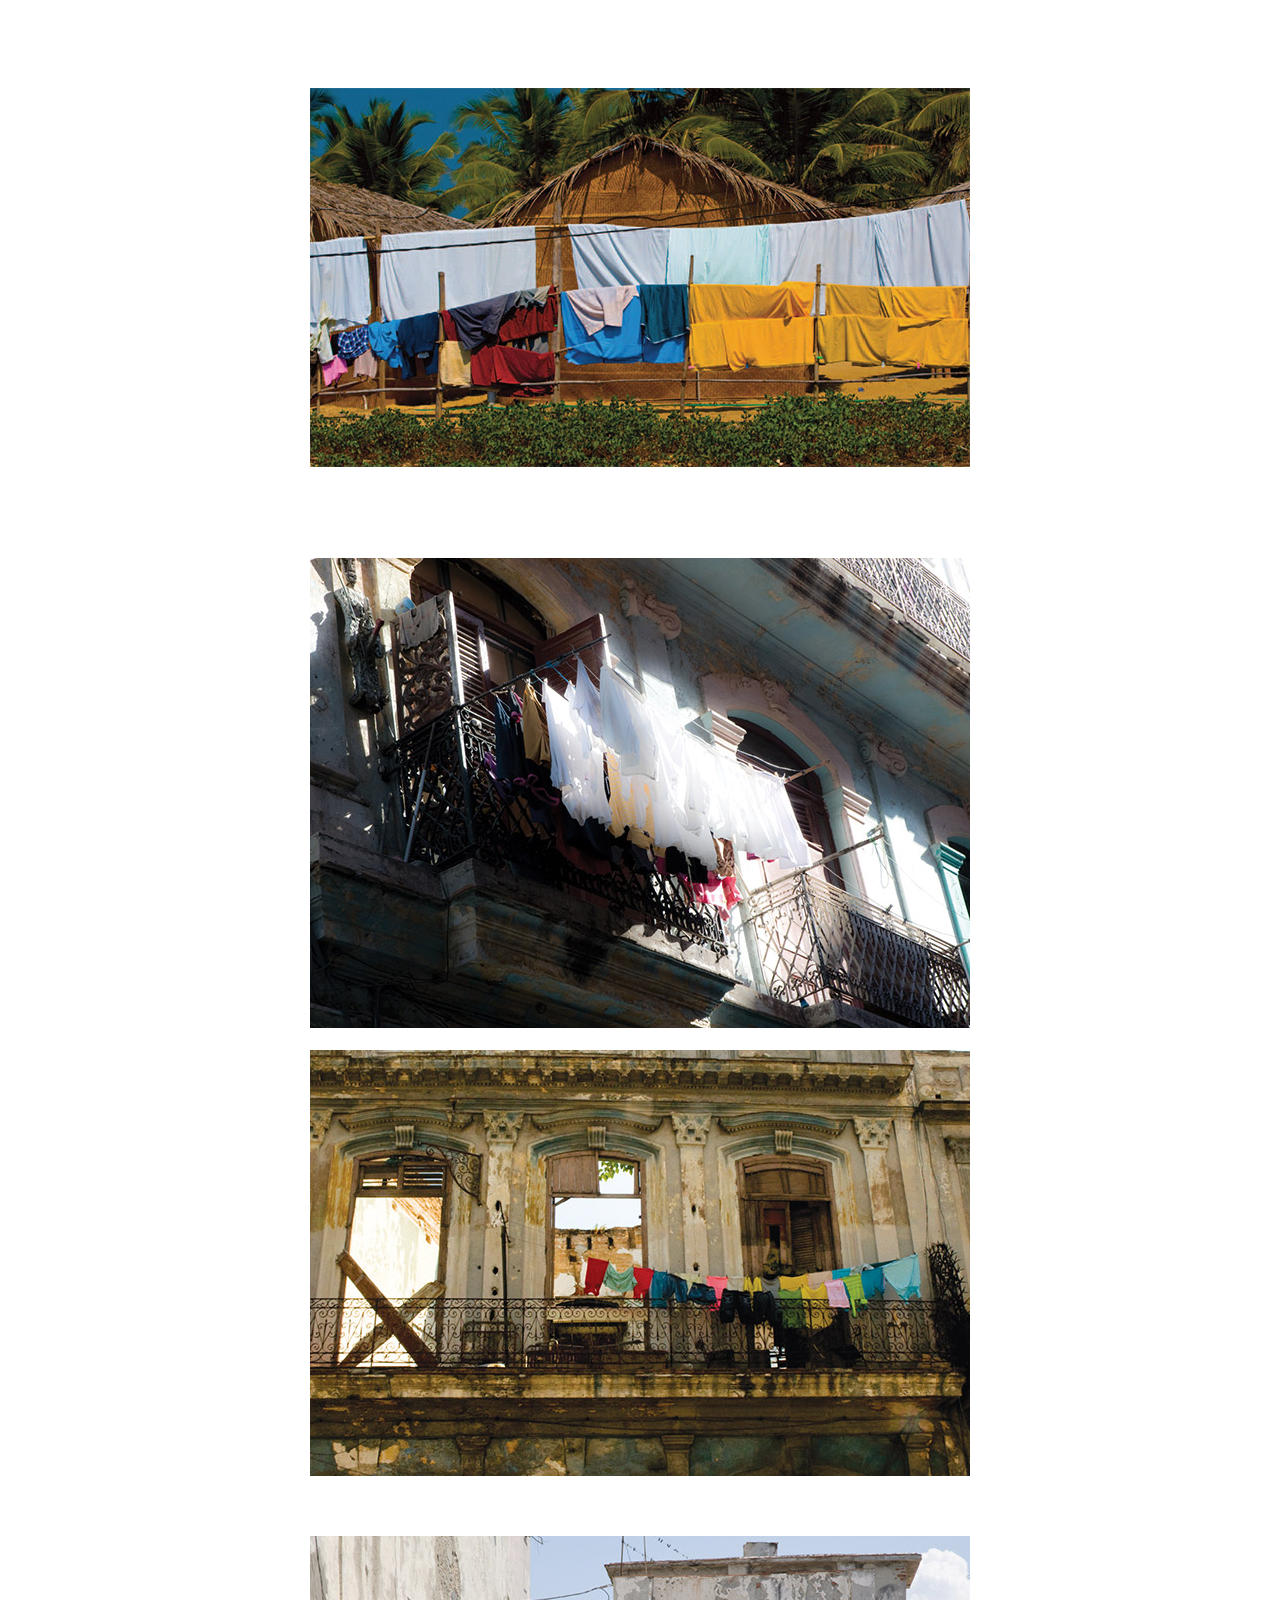
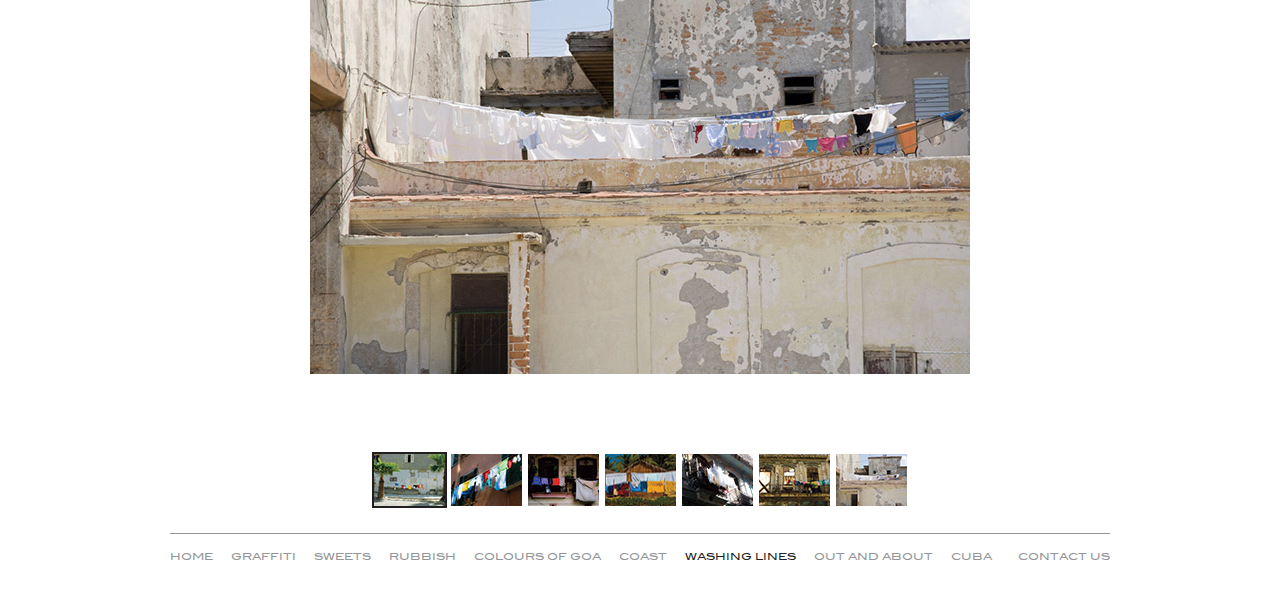
<file: washing-lines/index.html>
﻿<!DOCTYPE html PUBLIC "-//W3C//DTD XHTML 1.0 Transitional//EN" "http://www.w3.org/TR/xhtml1/DTD/xhtml1-transitional.dtd">
<html xmlns="http://www.w3.org/1999/xhtml" xml:lang="en" lang="en">
	<head>
		<meta http-equiv="Content-type" content="text/html; charset=utf-8" />
		<meta http-equiv="Content-Language" content="en-gb" />
		<meta name="keywords" content="greeting card, greeting cards, cards, card, poster, postcard, post card, London Designer, UK Designer, designer, Copywriter, London Copywriter, UK Copywriter, Limited Edition, Limited Edition Prints, Prints, Print, Waterloo, imagery, unique, unique imagery, London Photographer, London Photographers, London, Photographers, photographer, UK Photographers, UK Photographer, London Photography, British, photography, photograph, UK, GB, England, English, British, creative, commercial, portfolio, gallery, image, black, white, B&amp;W, colour, color" />
		<meta name="description" content="Waterloo Sunset has now risen. We are a Greetings Card, Postcard and Poster Company set up by a Photographer, a Designer, and a Copywriter. With this combined knowledge we can offer a range of imagery you won't have seen before. We are currently developing our imagery range to offer a more unique series of subjects, available as limited edition prints, greetings cards and posters. Because of our combined backgrounds we can offer the best photography, the best designs, the best copy and of course, the best quality printing and paper." />

		<title>Walking With A Camera - Out and About</title>

		<link rel="stylesheet" type="text/css" href="../css/main.css" />
		<!--[if lt IE 7]>
		<link rel="stylesheet" type="text/css" media="screen" href="../css/ie6.css" />
		<![endif]-->
		<!--[if IE 7]>
		<link rel="stylesheet" type="text/css" media="screen" href="../css/ie7.css" />
		<![endif]-->
	</head>
	<body>
		<div class="full-width clearfix" id="container">
			<div class="content clearfix" id="goa">
				<div id="gallery-content">
					<div id="slidesContainer">
						<ul id="slideInner">
							<li class="slide">
								<img src="../images/washing-lines/01.jpg" alt="" title="" class="slide-image" />
							</li>
							<li class="slide">
								<img src="../images/washing-lines/02.jpg" alt="" title="" class="slide-image" />
							</li>
							<li class="slide">
								<img src="../images/washing-lines/03.jpg" alt="" title="" class="slide-image" />
							</li>
							<li class="slide">
								<img src="../images/washing-lines/04.jpg" alt="" title="" class="slide-image" />
							</li>
							<li class="slide">
								<img src="../images/washing-lines/05.jpg" alt="" title="" class="slide-image" />
							</li>
							<li class="slide">
								<img src="../images/washing-lines/06.jpg" alt="" title="" class="slide-image" />
							</li>
							<li class="slide">
								<img src="../images/washing-lines/07.jpg" alt="" title="" class="slide-image" />
							</li>
						</ul>
					</div>
					<div id="slide-caption"></div>
				</div>
                <div id="gallery-thumbnails">
				    <ul>
					    <li>
						    <a href="../images/washing-lines/01.jpg" target="_blank" class="slide-thumb" rel="0"><img src="../images/washing-lines/thumbs/01.jpg" alt="" title="" class="current-thumb-border" /></a>
					    </li>
					    <li>
						    <a href="../images/washing-lines/02.jpg" target="_blank" class="slide-thumb" rel="1"><img src="../images/washing-lines/thumbs/02.jpg" alt="" title="" class="thumb-border" /></a>
					    </li>
					    <li>
						    <a href="../images/washing-lines/03.jpg" target="_blank" class="slide-thumb" rel="2"><img src="../images/washing-lines/thumbs/03.jpg" alt="" title="" class="thumb-border" /></a>
					    </li>
					    <li>
						    <a href="../images/washing-lines/04.jpg" target="_blank" class="slide-thumb" rel="3"><img src="../images/washing-lines/thumbs/04.jpg" alt="" title="" class="thumb-border" /></a>
					    </li>
					    <li>
						    <a href="../images/washing-lines/05.jpg" target="_blank" class="slide-thumb" rel="4"><img src="../images/washing-lines/thumbs/05.jpg" alt="" title="" class="thumb-border" /></a>
					    </li>
					    <li>
						    <a href="../images/washing-lines/06.jpg" target="_blank" class="slide-thumb" rel="5"><img src="../images/washing-lines/thumbs/06.jpg" alt="" title="" class="thumb-border" /></a>
					    </li>
					    <li>
						    <a href="../images/washing-lines/07.jpg" target="_blank" class="slide-thumb" rel="6"><img src="../images/washing-lines/thumbs/07.jpg" alt="" title="" class="thumb-border" /></a>
					    </li>
				    </ul>
			    </div>
			</div>
            <div id="footer">
				<div id="navigation">
					<ol>
						<li><a href="../index.html">Home</a></li>
	                    <li><a href="../graffiti/index.html">Graffiti</a></li>
	                    <li><a href="../sweet-talk/index.html">Sweets</a></li>
	                    <li><a href="../rubbish/index.html">Rubbish</a></li>
	                    <li><a href="../colours-of-goa/index.html">Colours of Goa</a></li>
	                    <li><a href="../coast/index.html">Coast</a></li>
	                    <li class="current"><a href="../washing-lines/index.html">Washing Lines</a></li>
	                    <li><a href="../out-and-about/index.html">Out and About</a></li>
	                    <li><a href="../cuba/index.html">Cuba</a></li>
	                    <li class="last"><a href="../contact.html">Contact Us</a></li>
					</ol>
				</div>
			</div>
		</div>
		<script type="text/javascript" src="//ajax.googleapis.com/ajax/libs/jquery/1.7.2/jquery.min.js"></script>
		<script type="text/javascript">
		    window.jQuery || document.write('<script type="text/javascript" src="scripts/jquery-1.7.2.min.js"><\/script>');
		</script>
		<script type="text/javascript" src="../scripts/plugins.js"></script>
		<script type="text/javascript" src="../scripts/main.js"></script>
	</body>
</html>
</file>
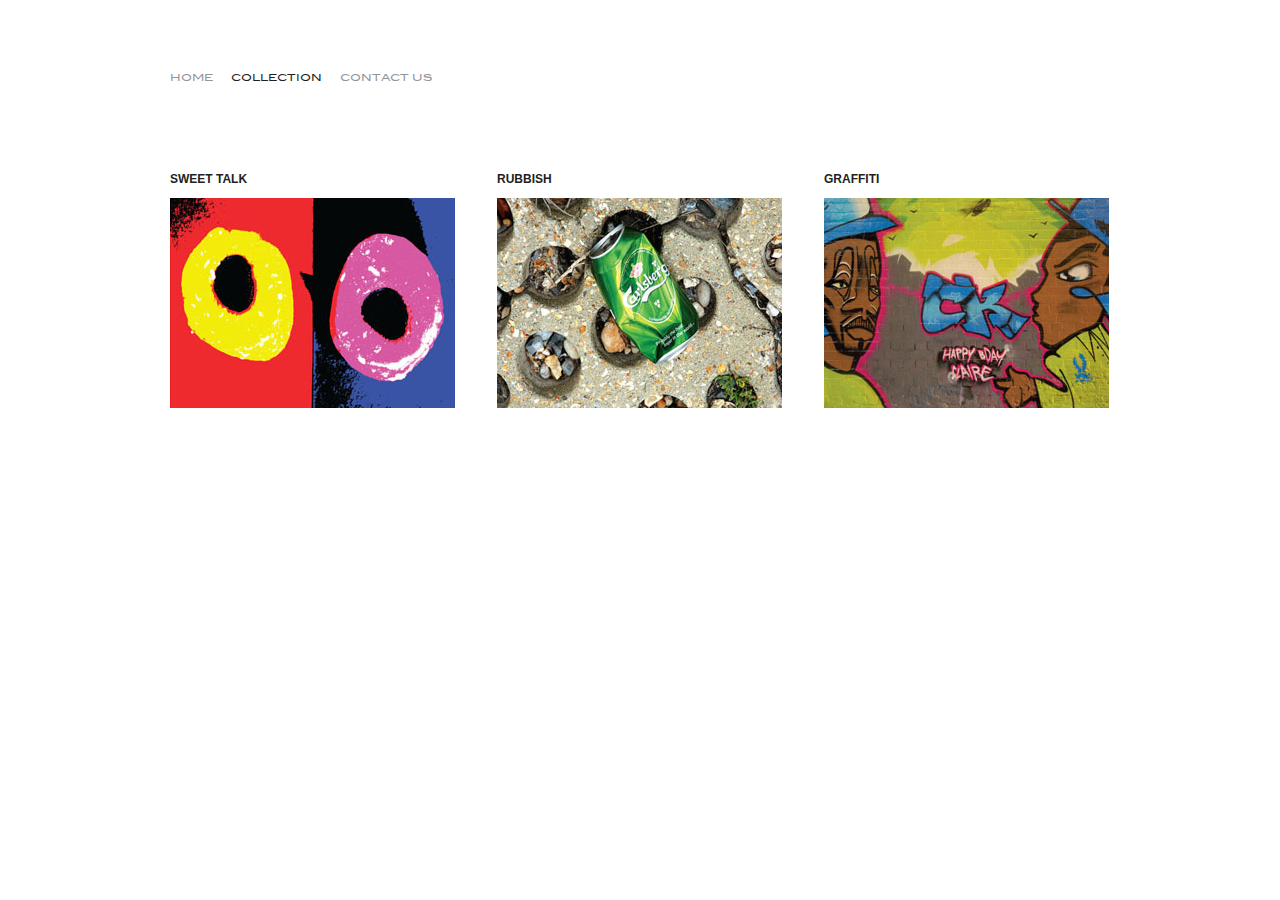
<file: collection.html>
﻿<!DOCTYPE html PUBLIC "-//W3C//DTD XHTML 1.0 Transitional//EN" "http://www.w3.org/TR/xhtml1/DTD/xhtml1-transitional.dtd">
<html xmlns="http://www.w3.org/1999/xhtml" xml:lang="en" lang="en">
	<head>
		<meta http-equiv="Content-type" content="text/html; charset=utf-8" />
		<meta http-equiv="Content-Language" content="en-gb" />
		<meta name="keywords" content="greeting card, greeting cards, cards, card, poster, postcard, post card, London Designer, UK Designer, designer, Copywriter, London Copywriter, UK Copywriter, Limited Edition, Limited Edition Prints, Prints, Print, Waterloo, imagery, unique, unique imagery, London Photographer, London Photographers, London, Photographers, photographer, UK Photographers, UK Photographer, London Photography, British, photography, photograph, UK, GB, England, English, British, creative, commercial, portfolio, gallery, image, black, white, B&amp;W, colour, color" />
		<meta name="description" content="Waterloo Sunset has now risen. We are a Greetings Card, Postcard and Poster Company set up by a Photographer, a Designer, and a Copywriter. With this combined knowledge we can offer a range of imagery you won't have seen before. We are currently developing our imagery range to offer a more unique series of subjects, available as limited edition prints, greetings cards and posters. Because of our combined backgrounds we can offer the best photography, the best designs, the best copy and of course, the best quality printing and paper." />

		<title>Walking With A Camera - Collection</title>

		<link rel="stylesheet" type="text/css" href="css/main.css" />
		<!--[if lt IE 7]>
		<link rel="stylesheet" type="text/css" media="screen" href="css/ie6.css" />
		<![endif]-->
		<!--[if IE 7]>
		<link rel="stylesheet" type="text/css" media="screen" href="css/ie7.css" />
		<![endif]-->
	</head>
	<body>
		<div class="clearfix" id="container">
			<div class="clearfix" id="header">
				<div class="clearfix" id="navigation">
					<ol>
						<li>
							<a href="index.html" class="no-left">Home</a>
						</li>
						<li class="current">
							<a href="collection.html">Collection</a>
						</li>
						<li>
							<a href="contact.html">Contact Us</a>
						</li>
					</ol>
				</div>
			</div>
			<div class="dotted-divider"></div>
			<div class="content" id="collection">
				<div class="collection-section">
					<h3><a href="sweet-talk/index.html">Sweet Talk</a></h3>
					<a href="sweet-talk/index.html"><img src="images/collection-sweet-talk.jpg" alt="Sweet Talk" title="Sweet Talk" /></a>
				</div>
				<!-- <div class="collection-section">
				<h3><a href="sweet-talk-limited/index.html">Sweet Talk (Limited Edition)</a></h3>
				<a href="sweet-talk-limited/index.html"><img src="images/collection-sweet-talk-limited.jpg" alt="Sweet Talk (Limited Edition)" title="Sweet Talk (Limited Edition)" /></a>
				</div> -->
				<div class="collection-section">
					<h3><a href="rubbish/index.html">Rubbish</a></h3>
					<a href="rubbish/index.html"><img src="images/collection-rubbish.jpg" alt="Rubbish" title="Rubbish" /></a>
				</div>
				<div class="collection-section no-right">
					<h3><a href="graffiti/index.html">Graffiti</a></h3>
					<a href="graffiti/index.html"><img src="images/collection-graffiti.jpg" alt="Graffiti" title="Graffiti" /></a>
				</div>
			</div>
			<div class="dotted-divider"></div>
		</div>
		<script type="text/javascript" src="//ajax.googleapis.com/ajax/libs/jquery/1.7.2/jquery.min.js"></script>
		<script>
			window.jQuery || document.write('<script type="text/javascript" src="scripts/jquery-1.7.2.min.js"><\/script>')
		</script>
		<script type="text/javascript" src="scripts/plugins.js"></script>
		<script type="text/javascript" src="scripts/main.js"></script>
	</body>
</html>
</file>
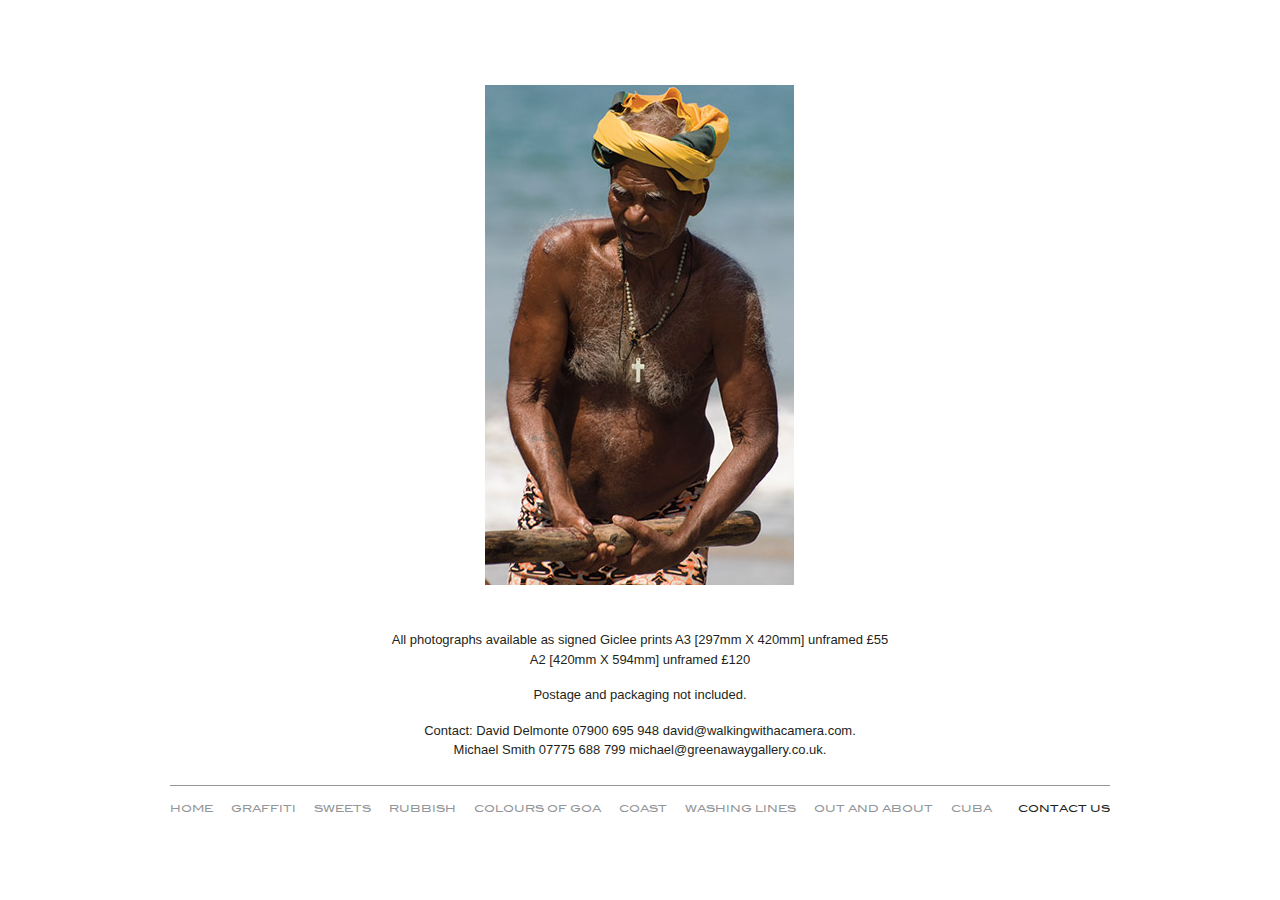
<file: contact.html>
﻿<!DOCTYPE html PUBLIC "-//W3C//DTD XHTML 1.0 Transitional//EN" "http://www.w3.org/TR/xhtml1/DTD/xhtml1-transitional.dtd">
<html xmlns="http://www.w3.org/1999/xhtml" xml:lang="en" lang="en">
	<head>
		<meta http-equiv="Content-type" content="text/html; charset=utf-8" />
		<meta http-equiv="Content-Language" content="en-gb" />
		<meta name="keywords" content="greeting card, greeting cards, cards, card, poster, postcard, post card, London Designer, UK Designer, designer, Copywriter, London Copywriter, UK Copywriter, Limited Edition, Limited Edition Prints, Prints, Print, Waterloo, imagery, unique, unique imagery, London Photographer, London Photographers, London, Photographers, photographer, UK Photographers, UK Photographer, London Photography, British, photography, photograph, UK, GB, England, English, British, creative, commercial, portfolio, gallery, image, black, white, B&amp;W, colour, color" />
		<meta name="description" content="Waterloo Sunset has now risen. We are a Greetings Card, Postcard and Poster Company set up by a Photographer, a Designer, and a Copywriter. With this combined knowledge we can offer a range of imagery you won't have seen before. We are currently developing our imagery range to offer a more unique series of subjects, available as limited edition prints, greetings cards and posters. Because of our combined backgrounds we can offer the best photography, the best designs, the best copy and of course, the best quality printing and paper." />

		<title>Walking With A Camera - Contact Us</title>

		<link rel="stylesheet" type="text/css" href="css/main.css" />
		<!--[if lt IE 7]>
		<link rel="stylesheet" type="text/css" media="screen" href="css/ie6.css" />
		<![endif]-->
		<!--[if IE 7]>
		<link rel="stylesheet" type="text/css" media="screen" href="css/ie7.css" />
		<![endif]-->
	</head>
	<body>
		<div class="clearfix" id="container">
			<div class="content" id="contact">
                <img src="images/hero-contact.jpg" alt="" height="500" width="309" />
                <div id="contactDetails">
                	<p>All photographs available as signed Giclee prints A3 [297mm X 420mm] unframed &pound;55<br />
            		A2 [420mm X 594mm] unframed &pound;120</p>
                    <p>Postage and packaging not included.</p>
                    <p>Contact: David Delmonte 07900 695 948 <a href="mailto:david@walkingwithacamera.com">david@walkingwithacamera.com</a>.<br />Michael Smith 07775 688 799 <a href="mailto:michael@greenawaygallery.co.uk">michael@greenawaygallery.co.uk</a>.</p>
                </div>
			</div>
			<div id="footer">
				<div id="navigation">
					<ol>
                        <li><a href="index.html">Home</a></li>
	                    <li><a href="graffiti/index.html">Graffiti</a></li>
	                    <li><a href="sweet-talk/index.html">Sweets</a></li>
	                    <li><a href="rubbish/index.html">Rubbish</a></li>
	                    <li><a href="colours-of-goa/index.html">Colours of Goa</a></li>
	                    <li><a href="coast/index.html">Coast</a></li>
	                    <li><a href="washing-lines/index.html">Washing Lines</a></li>
	                    <li><a href="out-and-about/index.html">Out and About</a></li>
	                    <li><a href="cuba/index.html">Cuba</a></li>
	                    <li class="current last"><a href="contact.html">Contact Us</a></li>
					</ol>
				</div>
			</div>
		</div>
		<script type="text/javascript" src="//ajax.googleapis.com/ajax/libs/jquery/1.7.2/jquery.min.js"></script>
		<script type="text/javascript">
		    window.jQuery || document.write('<script type="text/javascript" src="scripts/jquery-1.7.2.min.js"><\/script>');
		</script>
		<script type="text/javascript" src="scripts/plugins.js"></script>
		<script type="text/javascript" src="scripts/main.js"></script>
	</body>
</html>
</file>
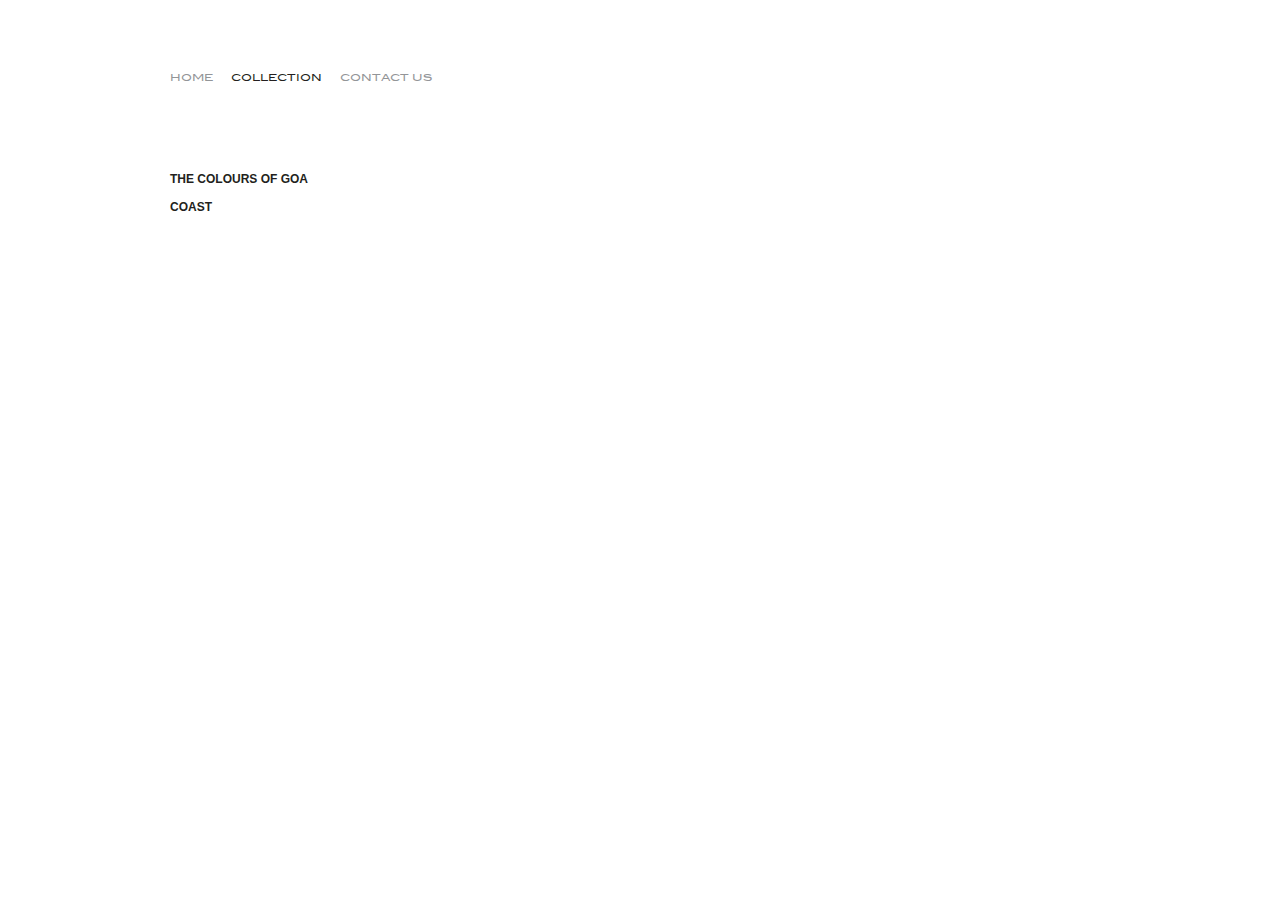
<file: collection/page-1.html>
﻿<!DOCTYPE html PUBLIC "-//W3C//DTD XHTML 1.0 Transitional//EN" "http://www.w3.org/TR/xhtml1/DTD/xhtml1-transitional.dtd">
<html xmlns="http://www.w3.org/1999/xhtml" xml:lang="en" lang="en">
	<head>
		<meta http-equiv="Content-type" content="text/html; charset=utf-8" />
		<meta http-equiv="Content-Language" content="en-gb" />
		<meta name="keywords" content="greeting card, greeting cards, cards, card, poster, postcard, post card, London Designer, UK Designer, designer, Copywriter, London Copywriter, UK Copywriter, Limited Edition, Limited Edition Prints, Prints, Print, Waterloo, imagery, unique, unique imagery, London Photographer, London Photographers, London, Photographers, photographer, UK Photographers, UK Photographer, London Photography, British, photography, photograph, UK, GB, England, English, British, creative, commercial, portfolio, gallery, image, black, white, B&amp;W, colour, color" />
		<meta name="description" content="Waterloo Sunset has now risen. We are a Greetings Card, Postcard and Poster Company set up by a Photographer, a Designer, and a Copywriter. With this combined knowledge we can offer a range of imagery you won't have seen before. We are currently developing our imagery range to offer a more unique series of subjects, available as limited edition prints, greetings cards and posters. Because of our combined backgrounds we can offer the best photography, the best designs, the best copy and of course, the best quality printing and paper." />

		<title>Walking With A Camera - Collection</title>

		<link rel="stylesheet" type="text/css" href="../css/main.css" />
		<!--[if lt IE 7]>
		<link rel="stylesheet" type="text/css" media="screen" href="../css/ie6.css" />
		<![endif]-->
		<!--[if IE 7]>
		<link rel="stylesheet" type="text/css" media="screen" href="../css/ie7.css" />
		<![endif]-->
	</head>
	<body>
		<div class="clearfix" id="container">
			<div class="clearfix" id="header">
				<div class="clearfix" id="navigation">
					<ol>
						<li>
							<a href="../index.html" class="no-left">Home</a>
						</li>
						<li class="current">
							<a href="../collection.html">Collection</a>
						</li>
						<li>
							<a href="../contact.html">Contact Us</a>
						</li>
					</ol>
				</div>
			</div>
			<div class="dotted-divider"></div>
			<div class="content" id="assorted-image-section">
				<div class="image-group">
					<h3>THE COLOURS OF GOA</h3>
				</div>
				<div class="image-group">
					<h3>COAST</h3>
				</div>
			</div>
			<div class="dotted-divider"></div>
		</div>
		<script type="text/javascript" src="//ajax.googleapis.com/ajax/libs/jquery/1.7.2/jquery.min.js"></script>
		<script>
			window.jQuery || document.write('<script type="text/javascript" src="../scripts/jquery-1.7.2.min.js"><\/script>')
		</script>
		<script type="text/javascript" src="../scripts/plugins.js"></script>
		<script type="text/javascript" src="../scripts/main.js"></script>
	</body>
</html>
</file>
<file: css/ie6.css>
/* Hacks for IE6 and below
----------------------------------------------------------------------------------------------------*/

/* fix clearing for IE6 */
.clearfix {
height: 1%;
}

.full-width #gallery-thumbnails ul {
display:inline;
zoom:1;
}
</file>
<file: css/ie7.css>
/* Hacks for IE7
----------------------------------------------------------------------------------------------------*/

/* fix clearing for IE7 */
.clearfix {
min-height:1px;
}
</file>
<file: css/main.css>
/*
Title:      Walking With A Camera stylesheet
Author:     Pak-Loon Cheng
Copyright:  2012, Pak-Loon Cheng.  All rights reserved (please don't re-use without permission).
*/

/* Reset styles
----------------------------------------------------------------------------------------------------*/
/* Use this to remove browser-specific styling
----------------------------------------------------------------------------------------------------*/

/* Normalise the padding and margins */
body, div, dl, dt, dd, ul, ol, li, h1, h2, h3, h4, h5, h6, pre, form, fieldset, input, p, blockquote, th, td {
margin:0;
padding:0;
}

/* Normalise the font-size for headers */
h1, h2, h3, h4, h5, h6 { font-size:100%; }

/* Remove list-styles from lists */
ol, ul { list-style:none; }

/* Normalise font-styles and font-weight to normal */
address, caption, cite, code, dfn, em, strong, th, var {
font-style:normal;
font-weight:normal;
}

/* Remove borders and spacing from tables */
table {
border-collapse:collapse;
border-spacing:0;
}

/* Remove border from fieldsets and imgs */
fieldset, img { border:0; }

/* Left-aligns text in caption and th */
caption, th { text-align:left; }

/* Remove quotation marks from q */
q:before, q:after { content: ''; }

img { display:block; }

/* Main layout
----------------------------------------------------------------------------------------------------*/
html {
overflow-y:scroll;
text-align:center;
}

body {
background-color:#ffffff;
color:#231F20;
font-family:"Gill Sans", "Gill Sans MT", Calibri, sans-serif;
font-size:62.5%;
height:100%;
text-align:center;
width:100%;
}


/* Typography
----------------------------------------------------------------------------------------------------*/
@font-face {
    font-family: 'BlairITCRegular';
    src: url('../fonts/ufonts.com_blair-itc-medium1-webfont.eot');
    src: url('../fonts/ufonts.com_blair-itc-medium1-webfont.eot?#iefix') format('embedded-opentype'),
         url('../fonts/ufonts.com_blair-itc-medium1-webfont.woff') format('woff'),
         url('../fonts/ufonts.com_blair-itc-medium1-webfont.ttf') format('truetype'),
         url('../fonts/ufonts.com_blair-itc-medium1-webfont.svg#BlairITCRegular') format('svg');
    font-weight: normal;
    font-style: normal;
}

body,
h1,
h2,
h3,
h4,
h5,
h6,
blockquote,
p,
input,
small,
ol {
line-height: 1.5em;
}

h1 {
color:#231f20;
font-family:"BlairITCRegular", "Blair ITC", "ITC Blair", "Gill Sans", "Gill Sans MT", Calibri, sans-serif;
font-size:2.4em;
font-weight:normal;
text-align:center;
text-transform:uppercase;
}

h1 span {
color:#888A8C;
}

h2 {
font-size:1.6em;
font-weight:normal;
margin:0 0 10px 0;
text-transform:uppercase;  
}

h3 {
font-size:1.3em;
margin:0 0 10px 0;
}

h4 { font-size:1.3em; }

p {
font-size:1.3em;
margin-bottom:16px;
}

input { font-size:1.4em; }
small { font-size:0.8em; }

/* Hovers
----------------------------------------------------------------------------------------------------*/
a:link,
a:visited {
color:#231F20;
text-decoration:none;
}

a:hover {
text-decoration:underline;
}

a:active {
text-decoration:underline;
}

a.invert:link,
a.invert:visited {
color:#231F20;
text-decoration:none;
}

a.invert:hover {
text-decoration:underline;
}

a.invert:active {
color:#231F20;
}

#container {
margin:0 auto;
padding:0 40px 45px 40px;
position:relative;
text-align:left;
width:940px;
}

#header {
margin-top:70px;
position:relative;
}

.content {
padding-top:85px;
position:relative;
width:100%;
}

/* Universal classes
----------------------------------------------------------------------------------------------------*/
strong {
font-weight:bold;
}

.mb16 {
margin-bottom:16px;
}

.current-thumb-border {
border:2px solid #231F20;
}

.thumb-border {
border:2px solid #ffffff;
}

/* Home Content & Contact Page
----------------------------------------------------------------------------------------------------*/
#home {
padding-top:45px;
}

#home,
#contact {
text-align:center;
}

#home img {
margin:0 auto 45px auto;
}

/*
#home p {
font-family:"Blair ITC", "ITC Blair", "Gill Sans", "Gill Sans MT", Calibri, sans-serif;
font-size:8px;
letter-spacing:1px;
text-transform:lowercase;
}
*/

#contact img {
display:inline;
float:left;
margin:0 0 45px 315px;
}

#contact ul {
font-size:1.3em;
line-height:1.5em;
margin-bottom:25px;
}

#contact #contactPrices {
float:right;
margin-bottom:200px;
width:280px;
}

#contact #contactDetails {
clear:both;
width:100%;
}

/* Collection Content
----------------------------------------------------------------------------------------------------*/
.collection-section {
display:inline;
float:left;
margin:0 42px 0 0;
width:285px;
}

.collection-section h3{
font-size: 1.2em;
text-transform: uppercase;
}

/* Gallery Content
----------------------------------------------------------------------------------------------------*/
#gallery-copy {
float:left;
width:310px;
}

#gallery-copy h3 {
margin-bottom:8px;
}

#gallery-copy h4 {
color:#231F20;
margin-bottom:0;
}

#gallery-copy h4,
#gallery-copy li {
font-size:1.2em;
line-height:1.35em;
}

#gallery-content {
float:left;
margin:14px 0 0 10px;
position:relative;
width:420px;
}

#gallery-content ul {
margin-bottom:16px;
}

#slidesContainer {
height:225px;
margin:0 auto;
overflow:auto;
position:relative;
width:320px;
}

.slide {
height:225px;
margin:0 auto;
width:320px;
}

.control {
cursor:pointer;
height:24px;
margin-top:-12px;
position:absolute;
text-indent:-9999px;
top:50%;
width:23px;
z-index:99;
}

#previous-button {
left:-40px;
background:transparent url(../images/left-arrow.gif) no-repeat 0 0;
}

#next-button {
right:-40px;
background:transparent url(../images/right-arrow.gif) no-repeat 0 0;
}

#zoom-caption {
font-size:1.2em;
position:absolute;
text-align:center;
top:238px;
width:100%;
}

#slide-caption {
bottom:-15px;
left:406px;
position:absolute;
}

#gallery-thumbnails {
display:inline;
float:right;
margin-top:30px;
overflow:hidden;
}

#gallery-thumbnails ul {
overflow:hidden;
}

#gallery-thumbnails li {
display:inline;
float:left;
margin:0 0 0 15px;
}

.full-width #gallery-content {
float:none;
margin-left:0;
width:100%;
}

.full-width #slidesContainer {
height:auto;
width:940px;
}

.full-width .slide {
height:auto;
margin:0 auto;
width:auto;
}

.full-width .slide img {
margin:0 auto;
}

.full-width #slide-caption {
display:none!important;
}

.full-width #gallery-thumbnails {
display:block;
float:none;
text-align:center;
}

.full-width #gallery-thumbnails ul {
display:inline-block;
text-align:center;
}

.full-width #gallery-thumbnails li {
display:inline;
float:left;
height:56px;
margin:0 1px;
overflow:hidden;
width:75px;
}

.full-width #gallery-thumbnails li a {
display:block;
height:100%;
width:100%;
}

.full-width #gallery-thumbnails li img {
height:52px;
width:71px;
}

.full-width #gallery-thumbnails p {
margin:16px 0 0 0;
}

.full-width #rubbish .slide img {
border:1px solid #000000;
}

/* Graffiti Content
----------------------------------------------------------------------------------------------------*/
.thumbnail-list {
position:relative;
margin:0 auto 15px auto;
width:936px;
}

.thumbnail-list li {
cursor:pointer;
display:inline;
float:left;
height:73px;
position:relative;
width:104px;
z-index:1;
}

.thumbnail-list a {
height:73px;
position:relative;
width:104px;
}

.thumbnail-list img {
border:1px solid #000000;
left:0;
position:absolute;
top:0;
}

#graffiti  #zoom-caption {
clear:both;
margin-bottom:15px;
position:static;
text-align:center;
width:100%;
}

#graffiti .row {
margin-bottom:100px;
}

#graffiti p.details {
float:left;
width:600px;
}

#graffiti p.caption {
float:right;
text-align:right;
width:320px;
}

/* Assorted Image Section
----------------------------------------------------------------------------------------------------*/
#assorted-image-section {

}

#assorted-image-section h3 {
font-size:1.2em;
text-transform:uppercase;
}

/* Footer Content
----------------------------------------------------------------------------------------------------*/
#footer {
border-top:1px solid #949599;
clear:both;
margin-top:25px;
overflow:hidden;
padding-top:15px;
position:relative;
width:100%;
}

/* Navigation
----------------------------------------------------------------------------------------------------*/
#navigation ol {
overflow:hidden;
position:relative;
width:100%;
}

#navigation li {
display:inline;
float:left;
margin-right:18px;
}

#navigation li.last {
float:right;
margin-right:0;
}

#navigation li a {
color:#939598;
font-family:"BlairITCRegular", "Blair ITC", "ITC Blair", "Gill Sans", "Gill Sans MT", Calibri, sans-serif;
font-size:1em;
text-transform:uppercase;
}

#navigation li a:hover {
color:#231F20;
}

#navigation li.current a {
color:#231F20;
}

/* Override classes
----------------------------------------------------------------------------------------------------*/
.no-bottom {
margin-bottom:0!important;
}

.no-left {
margin-left:0!important;
}

.no-right {
margin-right:0!important;
}

/* self-clear floats
----------------------------------------------------------------------------------------------------*/
.clearfix:after {
content:"."; 
display:block; 
height:0; 
clear:both; 
overflow:hidden;
visibility:hidden;
}

/*
ColorBox Core Style
The following rules are the styles that are consistant between themes.
Avoid changing this area to maintain compatability with future versions of ColorBox.
*/
#colorbox, #cboxOverlay, #cboxWrapper{position:absolute; top:0; left:0; z-index:9999; overflow:hidden;}
#cboxOverlay{position:fixed; width:100%; height:100%;}
#cboxMiddleLeft, #cboxBottomLeft{clear:left;}
#cboxContent{position:relative; overflow:visible;}
#cboxLoadedContent{overflow:auto;}
#cboxLoadedContent iframe{display:block; width:100%; height:100%; border:0;}
#cboxTitle{margin:0;}
#cboxLoadingOverlay, #cboxLoadingGraphic{position:absolute; top:0; left:0; width:100%;}
#cboxPrevious, #cboxNext, #cboxClose, #cboxSlideshow{cursor:pointer;}

/* 
ColorBox example user style
The following rules are ordered and tabbed in a way that represents the
order/nesting of the generated HTML, so that the structure easier to understand.
*/
#cboxOverlay{background:#000000;}
#colorbox{}
#cboxContent{margin-top:32px;}
#cboxLoadedContent{background:#000; padding:1px;}
#cboxLoadingGraphic{background:url(../images/loading.gif) no-repeat center center;}
#cboxLoadingOverlay{background:#ffffff;}
#cboxTitle{position:absolute; top:-22px; left:0; color:#000;}
#cboxCurrent{position:absolute; top:-22px; right:205px; text-indent:-9999px;}
#cboxSlideshow, #cboxPrevious, #cboxNext, #cboxClose{text-indent:-9999px; width:20px; height:20px; position:absolute; top:-20px; background:url(../images/controls.png) no-repeat 0 0;}
#cboxPrevious{background-position:0px 0px; right:44px;}
#cboxPrevious.hover{background-position:0px -25px;}
#cboxNext{background-position:-25px 0px; right:22px;}
#cboxNext.hover{background-position:-25px -25px;}
#cboxClose{background-position:-50px 0px; right:4px; top:4px;}
#cboxClose.hover{background-position:-50px -25px;}
.cboxSlideshow_on #cboxPrevious, .cboxSlideshow_off #cboxPrevious{right:66px;}
.cboxSlideshow_on #cboxSlideshow{background-position:-75px -25px; right:44px;}
.cboxSlideshow_on #cboxSlideshow.hover{background-position:-100px -25px;}
.cboxSlideshow_off #cboxSlideshow{background-position:-100px 0px; right:44px;}
.cboxSlideshow_off #cboxSlideshow.hover{background-position:-75px -25px;}
</file>
